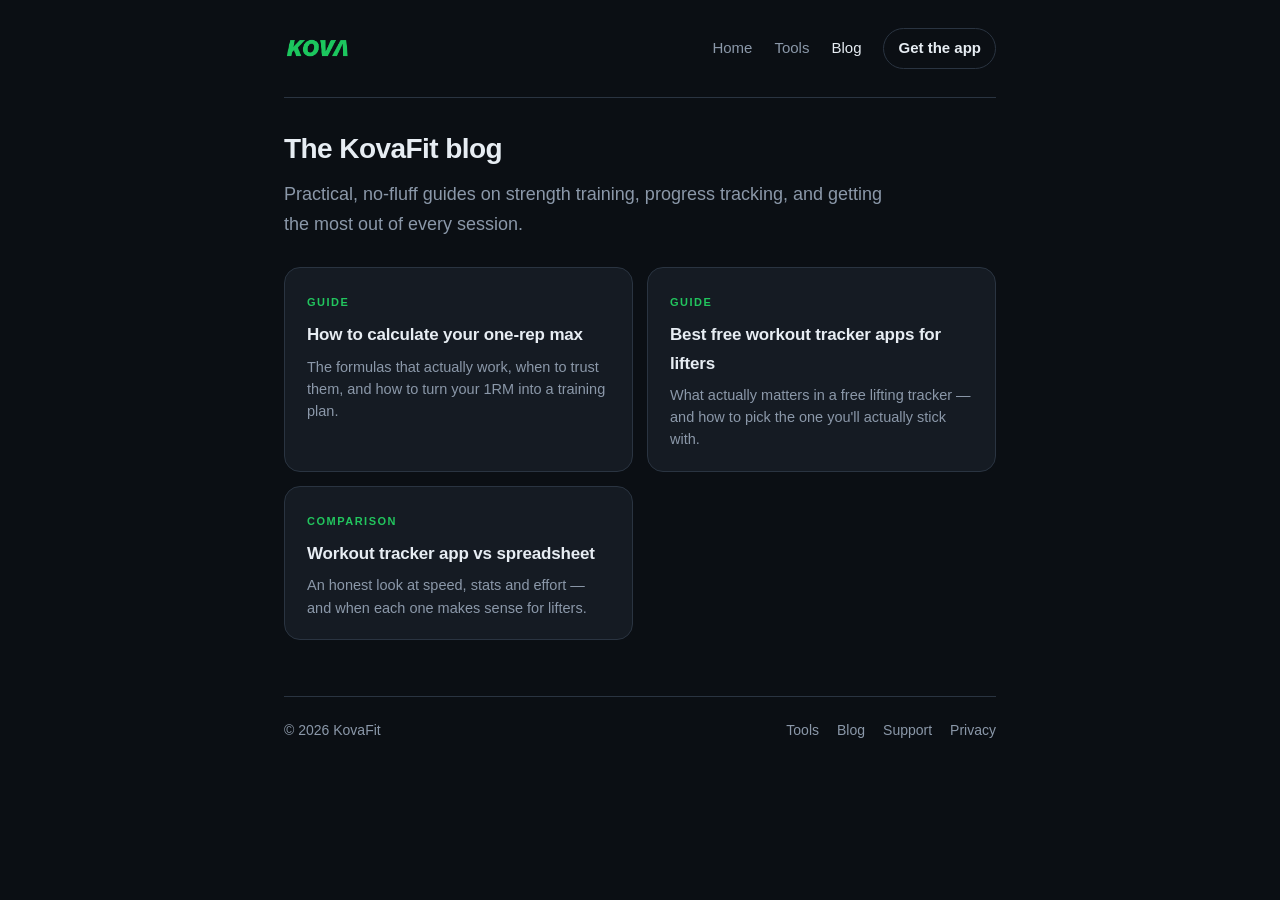
<file: blog/index.html>
<!doctype html>
<html lang="en">
  <head>
    <meta charset="utf-8" />
    <meta name="viewport" content="width=device-width, initial-scale=1" />
    <title>The KovaFit Blog — Lifting, Progress &amp; Training Tips</title>
    <meta name="description" content="Practical strength-training guides from KovaFit — how to calculate your one-rep max, track personal records, and make measurable progress in the gym." />
    <link rel="canonical" href="https://kovafit.ca/blog/" />
    <meta name="theme-color" content="#0b0b0f" />
    <meta name="robots" content="index, follow, max-image-preview:large" />
    <link rel="icon" href="/assets/favicon.ico" sizes="any" />
    <link rel="icon" type="image/png" href="/assets/favicon.png" sizes="96x96" />
    <link rel="apple-touch-icon" href="/assets/apple-touch-icon.png" />
    <meta property="og:site_name" content="KovaFit" />
    <meta property="og:title" content="The KovaFit Blog" />
    <meta property="og:description" content="Practical strength-training guides — one-rep max, personal records, and making measurable progress." />
    <meta property="og:type" content="website" />
    <meta property="og:url" content="https://kovafit.ca/blog/" />
    <link rel="stylesheet" href="/styles.css" />
  </head>
  <body>
    <div class="wrap">
      <nav class="nav">
        <a class="brand" href="/">
          <img src="/assets/kova-logo.png" alt="KovaFit" height="26" />
        </a>
        <div class="nav-links">
          <a href="/">Home</a>
          <a href="/tools/">Tools</a>
          <a href="/blog/" aria-current="page">Blog</a>
          <a class="nav-cta" href="https://apps.apple.com/ca/app/kova-workout-tracker-gym-log/id6780379828">Get the app</a>
        </div>
      </nav>

      <header class="doc-header">
        <h1>The KovaFit blog</h1>
      </header>
      <p class="lead">
        Practical, no-fluff guides on strength training, progress tracking, and
        getting the most out of every session.
      </p>

      <div class="link-grid">
        <a class="link-card" href="/blog/how-to-calculate-one-rep-max/">
          <span class="tag">Guide</span>
          <h3>How to calculate your one-rep max</h3>
          <p>The formulas that actually work, when to trust them, and how to turn your 1RM into a training plan.</p>
        </a>
        <a class="link-card" href="/blog/best-free-workout-tracker-apps/">
          <span class="tag">Guide</span>
          <h3>Best free workout tracker apps for lifters</h3>
          <p>What actually matters in a free lifting tracker — and how to pick the one you'll actually stick with.</p>
        </a>
        <a class="link-card" href="/blog/workout-tracker-vs-spreadsheet/">
          <span class="tag">Comparison</span>
          <h3>Workout tracker app vs spreadsheet</h3>
          <p>An honest look at speed, stats and effort — and when each one makes sense for lifters.</p>
        </a>
      </div>

      <footer class="site">
        <div>© 2026 KovaFit</div>
        <div class="links">
          <a href="/tools/">Tools</a>
          <a href="/blog/">Blog</a>
          <a href="/support/">Support</a>
          <a href="/privacy/">Privacy</a>
        </div>
      </footer>
    </div>
  </body>
</html>
</file>
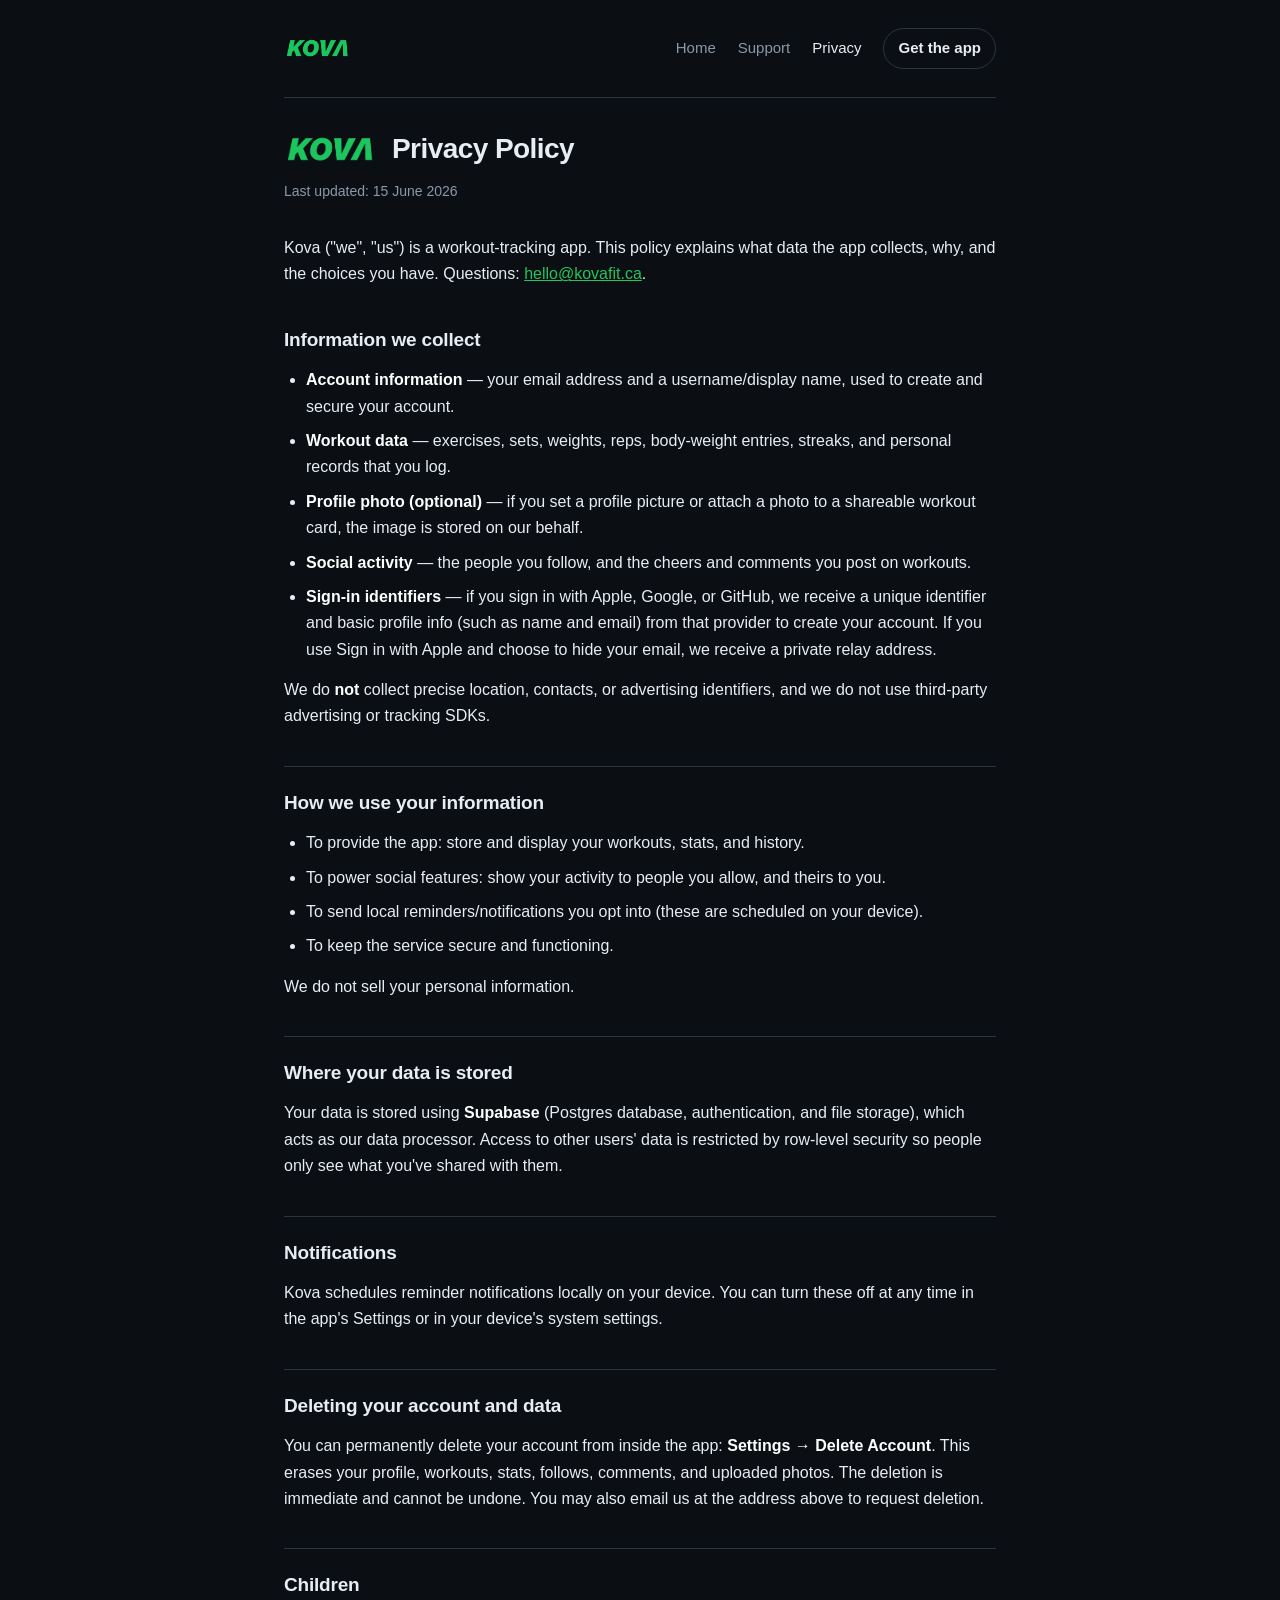
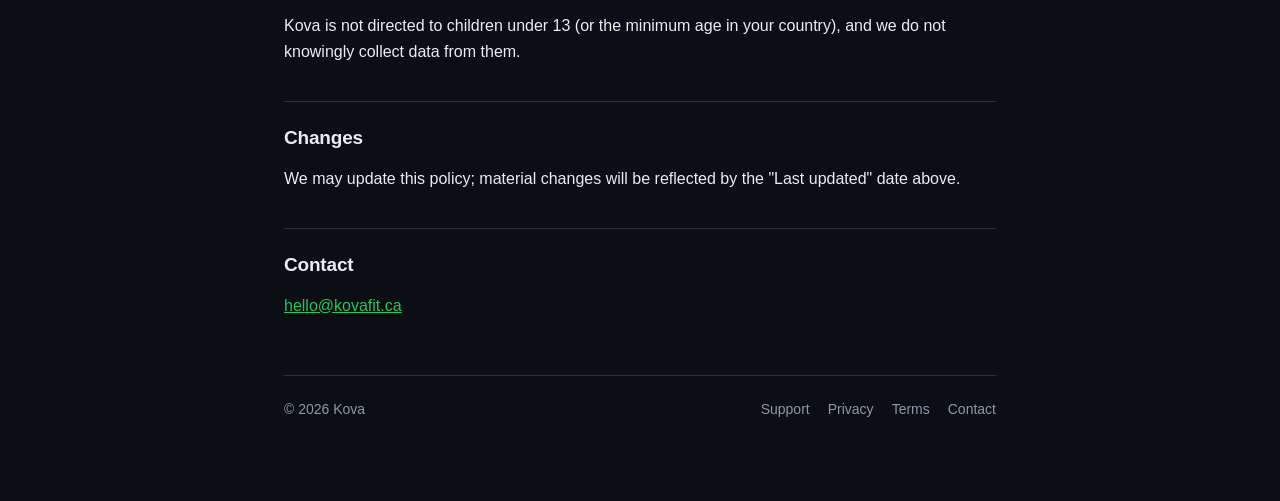
<file: privacy/index.html>
<!doctype html>
<html lang="en">
  <head>
    <meta charset="utf-8" />
    <meta name="viewport" content="width=device-width, initial-scale=1" />
    <title>Privacy Policy | KovaFit Workout Tracker</title>
    <meta name="description" content="How KovaFit collects, uses, and protects your data in the KovaFit workout-tracking app for lifters." />
    <link rel="canonical" href="https://kovafit.ca/privacy/" />
    <meta name="theme-color" content="#0b0b0f" />
    <meta name="robots" content="index, follow" />
    <link rel="icon" href="/assets/favicon.ico" sizes="any" />
    <link rel="icon" type="image/png" href="/assets/favicon.png" sizes="96x96" />
    <link rel="apple-touch-icon" href="/assets/apple-touch-icon.png" />
    <meta property="og:site_name" content="KovaFit" />
    <meta property="og:title" content="Privacy Policy | KovaFit" />
    <meta property="og:description" content="How KovaFit collects, uses, and protects your data." />
    <meta property="og:type" content="website" />
    <meta property="og:url" content="https://kovafit.ca/privacy/" />
    <link rel="stylesheet" href="/styles.css" />
  </head>
  <body>
    <div class="wrap">
      <nav class="nav">
        <a class="brand" href="/">
          <img src="/assets/kova-logo.png" alt="Kova" height="26" />
        </a>
        <div class="nav-links">
          <a href="/">Home</a>
          <a href="/support/">Support</a>
          <a href="/privacy/" aria-current="page">Privacy</a>
          <a class="nav-cta" href="https://apps.apple.com/ca/app/kova-workout-tracker-gym-log/id6780379828">Get the app</a>
        </div>
      </nav>

      <header class="doc-header">
        <img src="/assets/kova-logo.png" alt="Kova" height="36" />
        <h1>Privacy Policy</h1>
      </header>
      <p class="updated">Last updated: 15 June 2026</p>

      <p>
        Kova ("we", "us") is a workout-tracking app. This policy explains what
        data the app collects, why, and the choices you have. Questions:
        <a href="mailto:hello@kovafit.ca">hello@kovafit.ca</a>.
      </p>

      <h2>Information we collect</h2>
      <ul>
        <li>
          <strong>Account information</strong> — your email address and a
          username/display name, used to create and secure your account.
        </li>
        <li>
          <strong>Workout data</strong> — exercises, sets, weights, reps,
          body-weight entries, streaks, and personal records that you log.
        </li>
        <li>
          <strong>Profile photo (optional)</strong> — if you set a profile
          picture or attach a photo to a shareable workout card, the image is
          stored on our behalf.
        </li>
        <li>
          <strong>Social activity</strong> — the people you follow, and the
          cheers and comments you post on workouts.
        </li>
        <li>
          <strong>Sign-in identifiers</strong> — if you sign in with Apple,
          Google, or GitHub, we receive a unique identifier and basic profile
          info (such as name and email) from that provider to create your
          account. If you use Sign in with Apple and choose to hide your email,
          we receive a private relay address.
        </li>
      </ul>
      <p>
        We do <strong>not</strong> collect precise location, contacts, or
        advertising identifiers, and we do not use third-party advertising or
        tracking SDKs.
      </p>

      <h2>How we use your information</h2>
      <ul>
        <li>To provide the app: store and display your workouts, stats, and history.</li>
        <li>
          To power social features: show your activity to people you allow, and
          theirs to you.
        </li>
        <li>
          To send local reminders/notifications you opt into (these are
          scheduled on your device).
        </li>
        <li>To keep the service secure and functioning.</li>
      </ul>
      <p>We do not sell your personal information.</p>

      <h2>Where your data is stored</h2>
      <p>
        Your data is stored using <strong>Supabase</strong> (Postgres database,
        authentication, and file storage), which acts as our data processor.
        Access to other users' data is restricted by row-level security so
        people only see what you've shared with them.
      </p>

      <h2>Notifications</h2>
      <p>
        Kova schedules reminder notifications locally on your device. You can
        turn these off at any time in the app's Settings or in your device's
        system settings.
      </p>

      <h2>Deleting your account and data</h2>
      <p>
        You can permanently delete your account from inside the app:
        <strong>Settings → Delete Account</strong>. This erases your profile,
        workouts, stats, follows, comments, and uploaded photos. The deletion is
        immediate and cannot be undone. You may also email us at the address
        above to request deletion.
      </p>

      <h2>Children</h2>
      <p>
        Kova is not directed to children under 13 (or the minimum age in your
        country), and we do not knowingly collect data from them.
      </p>

      <h2>Changes</h2>
      <p>
        We may update this policy; material changes will be reflected by the
        "Last updated" date above.
      </p>

      <h2>Contact</h2>
      <p><a href="mailto:hello@kovafit.ca">hello@kovafit.ca</a></p>

      <footer class="site">
        <div>© 2026 Kova</div>
        <div class="links">
          <a href="/support/">Support</a>
          <a href="/privacy/">Privacy</a>
          <a href="/terms/">Terms</a>
          <a href="mailto:hello@kovafit.ca">Contact</a>
        </div>
      </footer>
    </div>
  </body>
</html>
</file>
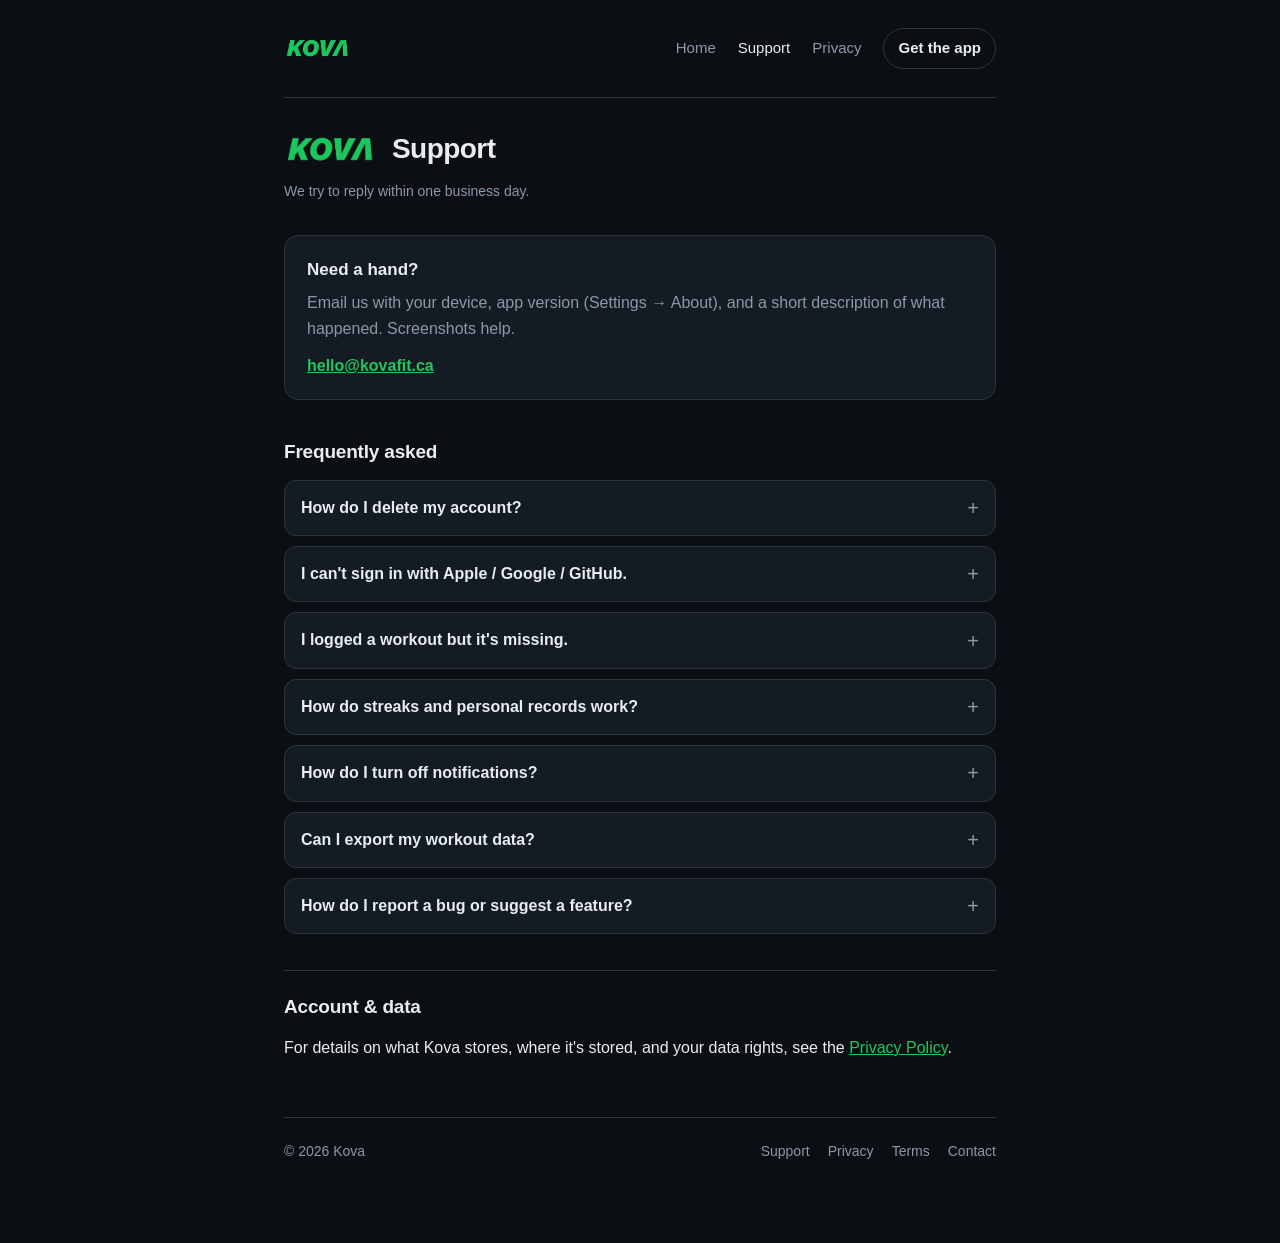
<file: support/index.html>
<!doctype html>
<html lang="en">
  <head>
    <meta charset="utf-8" />
    <meta name="viewport" content="width=device-width, initial-scale=1" />
    <title>Support &amp; Help | KovaFit Workout Tracker</title>
    <meta name="description" content="Get help with KovaFit — frequently asked questions, account help, and how to contact the team behind the workout tracker for lifters." />
    <link rel="canonical" href="https://kovafit.ca/support/" />
    <meta name="theme-color" content="#0b0b0f" />
    <meta name="robots" content="index, follow" />
    <link rel="icon" href="/assets/favicon.ico" sizes="any" />
    <link rel="icon" type="image/png" href="/assets/favicon.png" sizes="96x96" />
    <link rel="apple-touch-icon" href="/assets/apple-touch-icon.png" />
    <meta property="og:site_name" content="KovaFit" />
    <meta property="og:title" content="Support &amp; Help | KovaFit" />
    <meta property="og:description" content="FAQs, account help, and how to contact the KovaFit team." />
    <meta property="og:type" content="website" />
    <meta property="og:url" content="https://kovafit.ca/support/" />
    <script type="application/ld+json">
      {
        "@context": "https://schema.org",
        "@type": "FAQPage",
        "mainEntity": [
          {
            "@type": "Question",
            "name": "How do I delete my KovaFit account?",
            "acceptedAnswer": {
              "@type": "Answer",
              "text": "In the app, go to Settings → Delete Account. This permanently erases your profile, workouts, stats, follows, comments, and uploaded photos. The deletion is immediate and cannot be undone. If you can't sign in, email hello@kovafit.ca from the address on your account and we'll delete it for you."
            }
          },
          {
            "@type": "Question",
            "name": "I can't sign in with Apple, Google, or GitHub. What should I do?",
            "acceptedAnswer": {
              "@type": "Answer",
              "text": "Most sign-in issues clear up after a force-quit and reopen. If it still fails, check your device's date and time are set automatically, make sure any Sign in with Apple relay address is still active, and email us with the provider you used and the time of the attempt."
            }
          },
          {
            "@type": "Question",
            "name": "I logged a workout but it's missing. How do I get it back?",
            "acceptedAnswer": {
              "@type": "Answer",
              "text": "Pull to refresh on the History tab. If it doesn't reappear, the session likely failed to sync before you closed the app. Send us the date and exercise name and we can check the server-side logs."
            }
          },
          {
            "@type": "Question",
            "name": "How do streaks and personal records work in KovaFit?",
            "acceptedAnswer": {
              "@type": "Answer",
              "text": "A streak counts consecutive days with at least one logged set. Personal records are tracked per exercise — heaviest weight at each rep count, and estimated one-rep-max. New PRs are flagged the moment you log a set that beats your previous best."
            }
          },
          {
            "@type": "Question",
            "name": "How do I turn off notifications?",
            "acceptedAnswer": {
              "@type": "Answer",
              "text": "All reminders are scheduled locally on your device. Turn them off in the app's Settings → Notifications, or from your device's system Settings under Notifications → Kova."
            }
          },
          {
            "@type": "Question",
            "name": "Can I export my workout data from KovaFit?",
            "acceptedAnswer": {
              "@type": "Answer",
              "text": "Not yet from inside the app, but if you email us we'll send you a CSV of your full history. Built-in export is on the roadmap."
            }
          },
          {
            "@type": "Question",
            "name": "How do I report a bug or suggest a feature?",
            "acceptedAnswer": {
              "@type": "Answer",
              "text": "Email hello@kovafit.ca with steps to reproduce (for bugs) or the use case (for features). We read every message."
            }
          }
        ]
      }
    </script>
    <link rel="stylesheet" href="/styles.css" />
  </head>
  <body>
    <div class="wrap">
      <nav class="nav">
        <a class="brand" href="/">
          <img src="/assets/kova-logo.png" alt="Kova" height="26" />
        </a>
        <div class="nav-links">
          <a href="/">Home</a>
          <a href="/support/" aria-current="page">Support</a>
          <a href="/privacy/">Privacy</a>
          <a class="nav-cta" href="https://apps.apple.com/ca/app/kova-workout-tracker-gym-log/id6780379828">Get the app</a>
        </div>
      </nav>

      <header class="doc-header">
        <img src="/assets/kova-logo.png" alt="Kova" height="36" />
        <h1>Support</h1>
      </header>
      <p class="updated">We try to reply within one business day.</p>

      <div class="contact-card">
        <h3>Need a hand?</h3>
        <p>
          Email us with your device, app version (Settings → About), and a
          short description of what happened. Screenshots help.
        </p>
        <a class="email" href="mailto:hello@kovafit.ca?subject=Kova%20support">hello@kovafit.ca</a>
      </div>

      <h2>Frequently asked</h2>
      <div class="faq">
        <details>
          <summary>How do I delete my account?</summary>
          <div class="answer">
            <p>
              In the app, go to <strong>Settings → Delete Account</strong>.
              This permanently erases your profile, workouts, stats, follows,
              comments, and uploaded photos. The deletion is immediate and
              cannot be undone.
            </p>
            <p>
              If you can't sign in, email
              <a href="mailto:hello@kovafit.ca">hello@kovafit.ca</a> from the
              address on your account and we'll delete it for you.
            </p>
          </div>
        </details>

        <details>
          <summary>I can't sign in with Apple / Google / GitHub.</summary>
          <div class="answer">
            <p>
              Most sign-in issues clear up after a force-quit and reopen.
              If it still fails:
            </p>
            <ul>
              <li>Check your device's date &amp; time are set automatically.</li>
              <li>If you used Sign in with Apple and chose "Hide my email", make sure that relay address is still active in your Apple ID settings.</li>
              <li>Email us with the provider you used and the time of the attempt.</li>
            </ul>
          </div>
        </details>

        <details>
          <summary>I logged a workout but it's missing.</summary>
          <div class="answer">
            <p>
              Pull to refresh on the History tab — if it doesn't reappear, the
              session likely failed to sync before you closed the app.
              Send us the date and exercise name and we can check the
              server-side logs.
            </p>
          </div>
        </details>

        <details>
          <summary>How do streaks and personal records work?</summary>
          <div class="answer">
            <p>
              A streak counts consecutive days with at least one logged set.
              Personal records are tracked per exercise — heaviest weight at
              each rep count, and estimated one-rep-max. New PRs are flagged
              the moment you log a set that beats your previous best.
            </p>
          </div>
        </details>

        <details>
          <summary>How do I turn off notifications?</summary>
          <div class="answer">
            <p>
              All reminders are scheduled locally on your device. Turn them
              off in the app's <strong>Settings → Notifications</strong>, or
              from your device's system Settings under Notifications → Kova.
            </p>
          </div>
        </details>

        <details>
          <summary>Can I export my workout data?</summary>
          <div class="answer">
            <p>
              Not yet from inside the app — but if you email us we'll send you
              a CSV of your full history. Built-in export is on the roadmap.
            </p>
          </div>
        </details>

        <details>
          <summary>How do I report a bug or suggest a feature?</summary>
          <div class="answer">
            <p>
              Email <a href="mailto:hello@kovafit.ca">hello@kovafit.ca</a> with
              steps to reproduce (for bugs) or the use case (for features).
              We read every message.
            </p>
          </div>
        </details>
      </div>

      <h2>Account &amp; data</h2>
      <p>
        For details on what Kova stores, where it's stored, and your data
        rights, see the <a href="/privacy/">Privacy Policy</a>.
      </p>

      <footer class="site">
        <div>© 2026 Kova</div>
        <div class="links">
          <a href="/support/">Support</a>
          <a href="/privacy/">Privacy</a>
          <a href="/terms/">Terms</a>
          <a href="mailto:hello@kovafit.ca">Contact</a>
        </div>
      </footer>
    </div>
  </body>
</html>
</file>
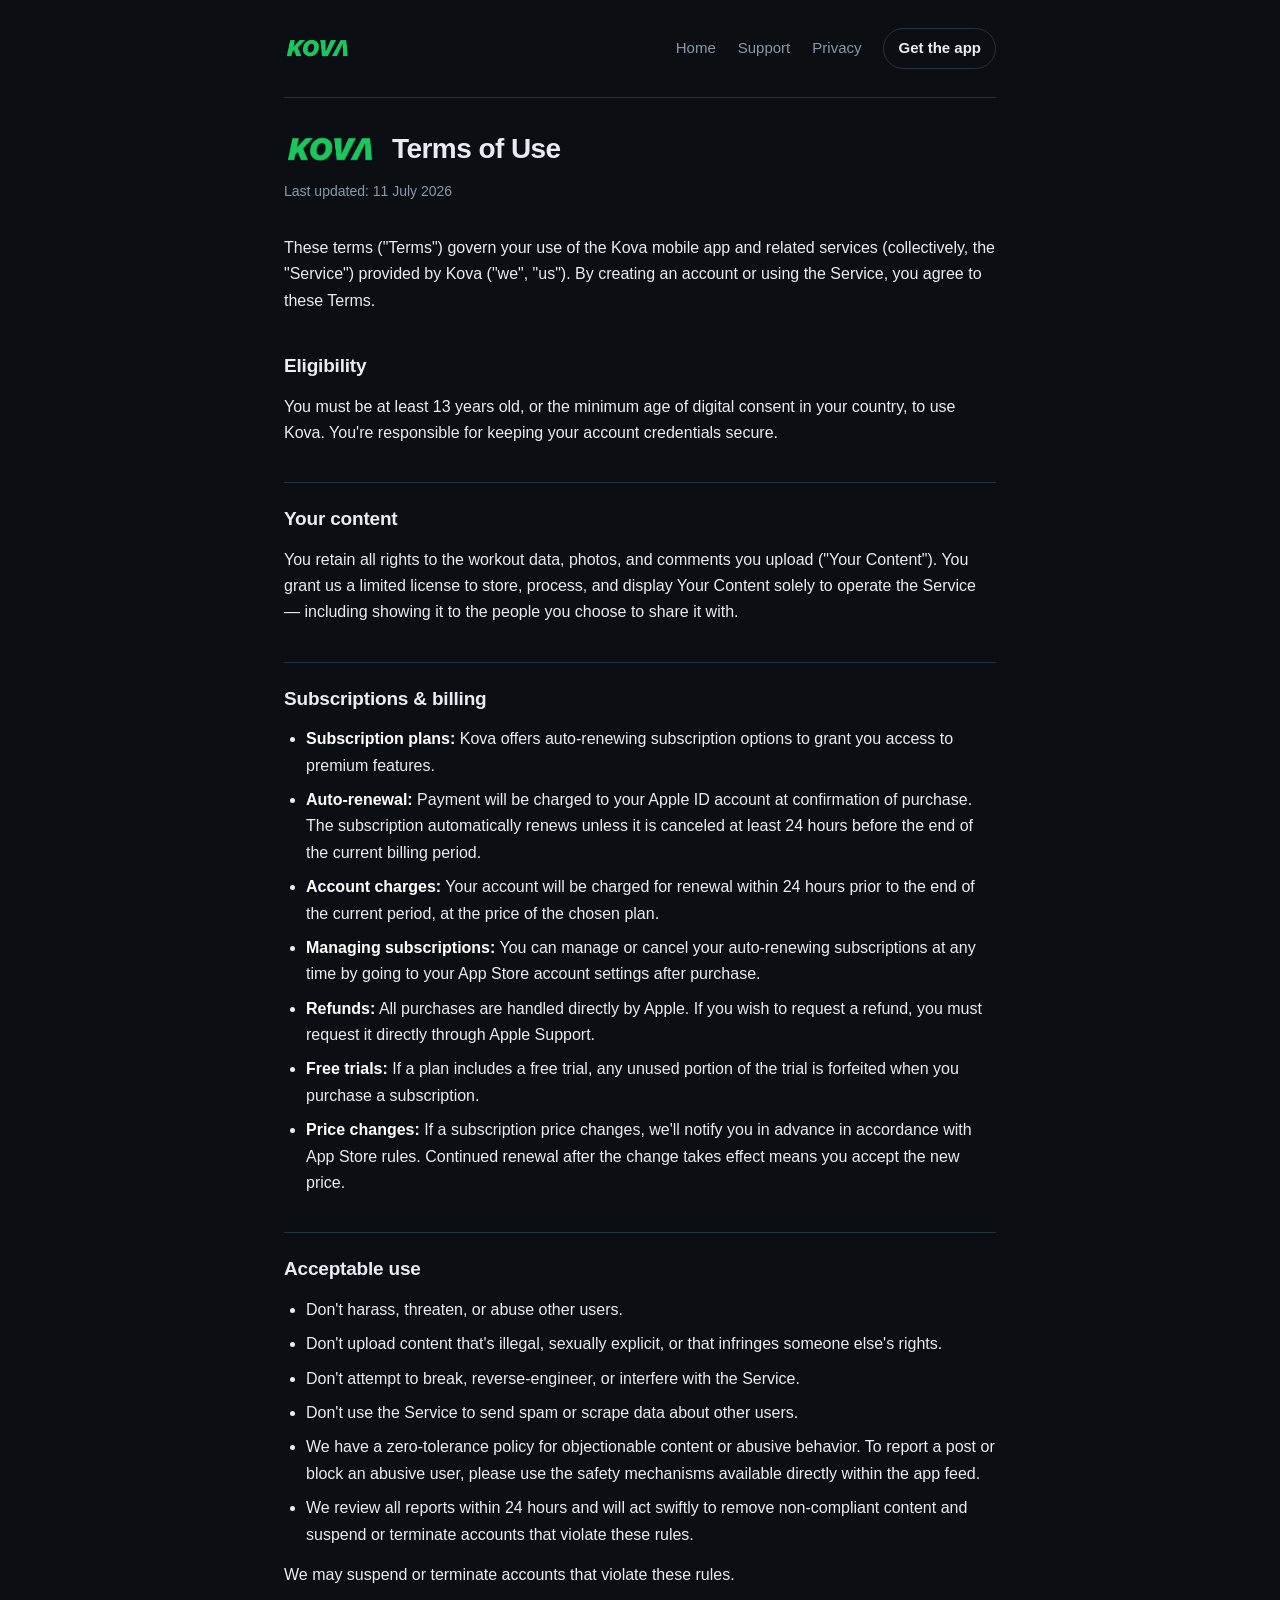
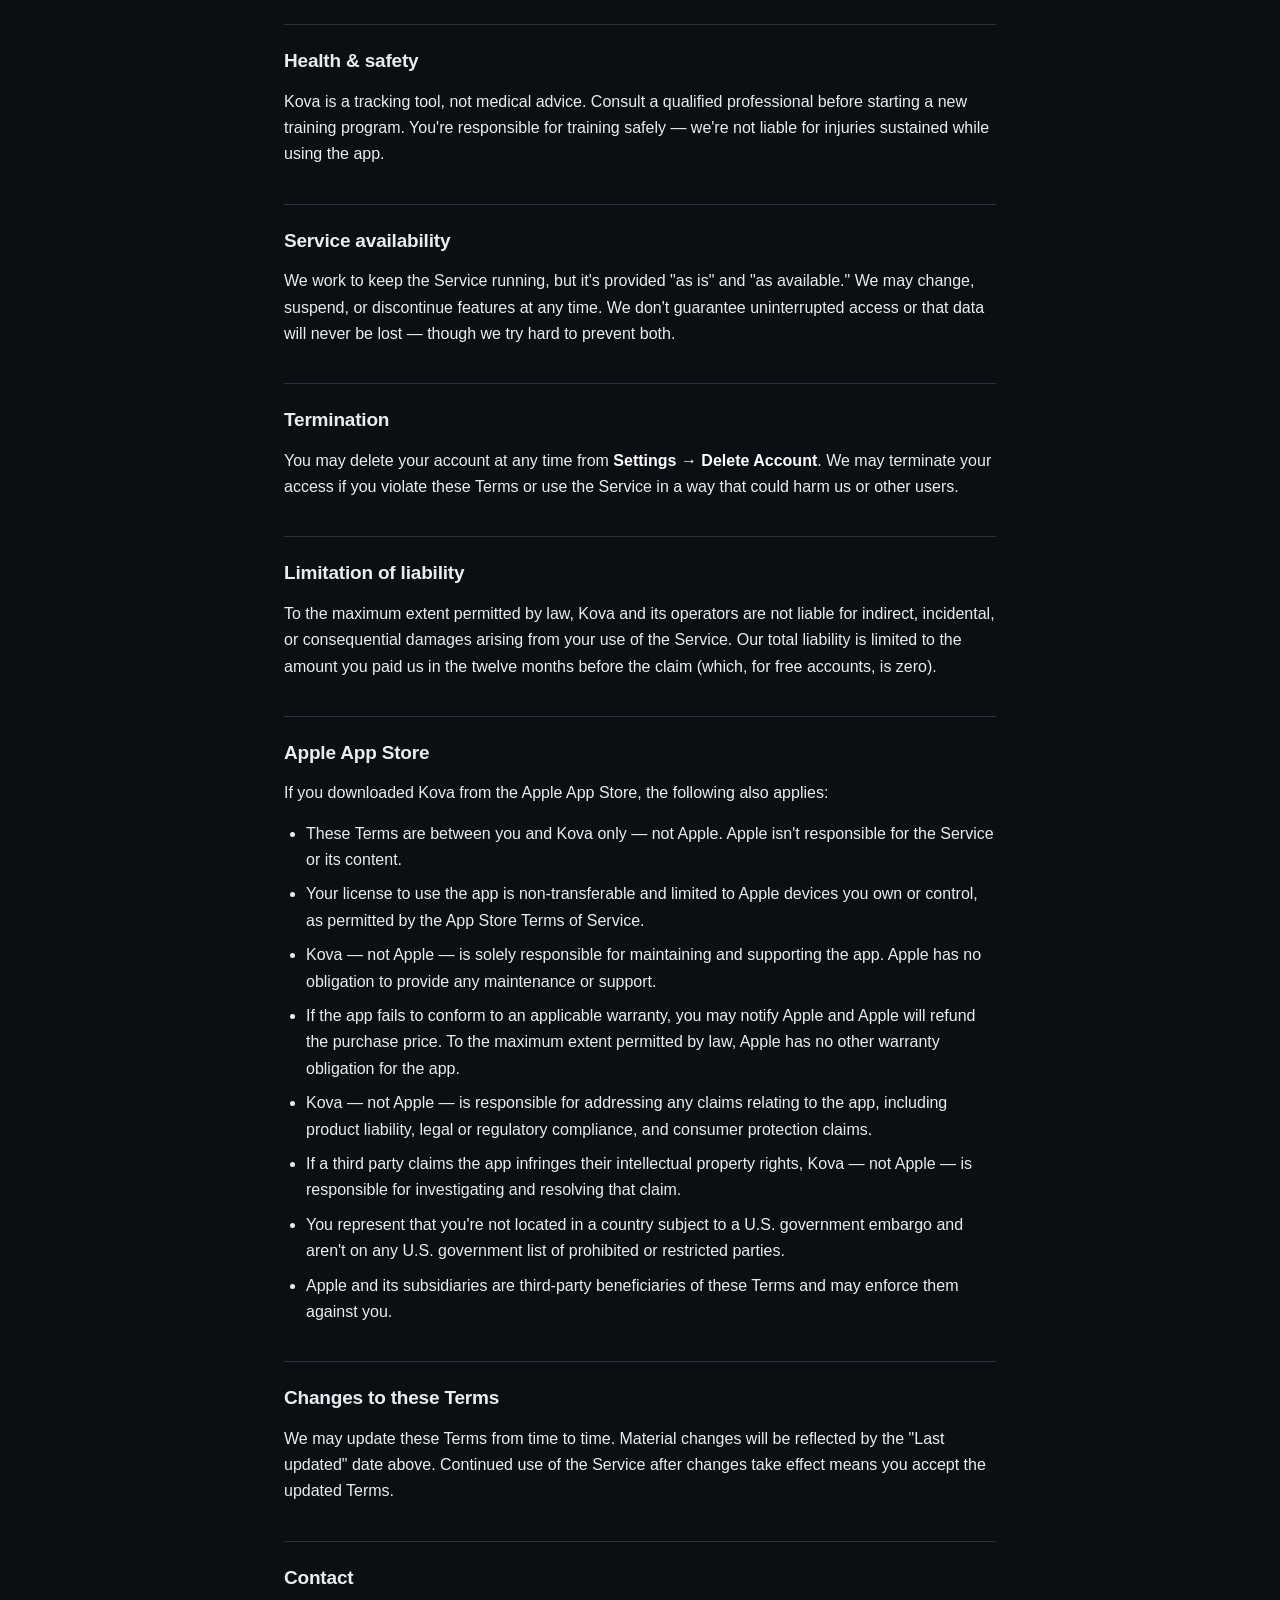
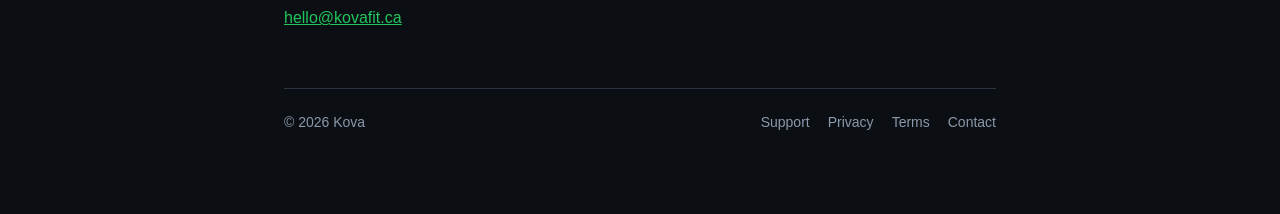
<file: terms/index.html>
<!doctype html>
<html lang="en">
  <head>
    <meta charset="utf-8" />
    <meta name="viewport" content="width=device-width, initial-scale=1" />
    <title>Terms of Use | KovaFit Workout Tracker</title>
    <meta name="description" content="The terms of use governing the KovaFit workout-tracking app for lifters." />
    <link rel="canonical" href="https://kovafit.ca/terms/" />
    <meta name="theme-color" content="#0b0b0f" />
    <meta name="robots" content="index, follow" />
    <link rel="icon" href="/assets/favicon.ico" sizes="any" />
    <link rel="icon" type="image/png" href="/assets/favicon.png" sizes="96x96" />
    <link rel="apple-touch-icon" href="/assets/apple-touch-icon.png" />
    <meta property="og:site_name" content="KovaFit" />
    <meta property="og:title" content="Terms of Use | KovaFit" />
    <meta property="og:description" content="The terms of use for the KovaFit workout-tracking app." />
    <meta property="og:type" content="website" />
    <meta property="og:url" content="https://kovafit.ca/terms/" />
    <link rel="stylesheet" href="/styles.css" />
  </head>
  <body>
    <div class="wrap">
      <nav class="nav">
        <a class="brand" href="/">
          <img src="/assets/kova-logo.png" alt="Kova" height="26" />
        </a>
        <div class="nav-links">
          <a href="/">Home</a>
          <a href="/support/">Support</a>
          <a href="/privacy/">Privacy</a>
          <a class="nav-cta" href="https://apps.apple.com/ca/app/kova-workout-tracker-gym-log/id6780379828">Get the app</a>
        </div>
      </nav>

      <header class="doc-header">
        <img src="/assets/kova-logo.png" alt="Kova" height="36" />
        <h1>Terms of Use</h1>
      </header>
      <p class="updated">Last updated: 11 July 2026</p>

      <p>
        These terms ("Terms") govern your use of the Kova mobile app and
        related services (collectively, the "Service") provided by Kova
        ("we", "us"). By creating an account or using the Service, you agree
        to these Terms.
      </p>

      <h2>Eligibility</h2>
      <p>
        You must be at least 13 years old, or the minimum age of digital
        consent in your country, to use Kova. You're responsible for keeping
        your account credentials secure.
      </p>

      <h2>Your content</h2>
      <p>
        You retain all rights to the workout data, photos, and comments you
        upload ("Your Content"). You grant us a limited license to store,
        process, and display Your Content solely to operate the Service —
        including showing it to the people you choose to share it with.
      </p>

      <h2>Subscriptions &amp; billing</h2>
      <ul>
        <li><strong>Subscription plans:</strong> Kova offers auto-renewing subscription options to grant you access to premium features.</li>
        <li><strong>Auto-renewal:</strong> Payment will be charged to your Apple ID account at confirmation of purchase. The subscription automatically renews unless it is canceled at least 24 hours before the end of the current billing period.</li>
        <li><strong>Account charges:</strong> Your account will be charged for renewal within 24 hours prior to the end of the current period, at the price of the chosen plan.</li>
        <li><strong>Managing subscriptions:</strong> You can manage or cancel your auto-renewing subscriptions at any time by going to your App Store account settings after purchase.</li>
        <li><strong>Refunds:</strong> All purchases are handled directly by Apple. If you wish to request a refund, you must request it directly through Apple Support.</li>
        <li><strong>Free trials:</strong> If a plan includes a free trial, any unused portion of the trial is forfeited when you purchase a subscription.</li>
        <li><strong>Price changes:</strong> If a subscription price changes, we'll notify you in advance in accordance with App Store rules. Continued renewal after the change takes effect means you accept the new price.</li>
      </ul>

      <h2>Acceptable use</h2>
      <ul>
        <li>Don't harass, threaten, or abuse other users.</li>
        <li>Don't upload content that's illegal, sexually explicit, or that infringes someone else's rights.</li>
        <li>Don't attempt to break, reverse-engineer, or interfere with the Service.</li>
        <li>Don't use the Service to send spam or scrape data about other users.</li>
        <li>We have a zero-tolerance policy for objectionable content or abusive behavior. To report a post or block an abusive user, please use the safety mechanisms available directly within the app feed.</li>
        <li>We review all reports within 24 hours and will act swiftly to remove non-compliant content and suspend or terminate accounts that violate these rules.</li>
      </ul>
      <p>
        We may suspend or terminate accounts that violate these rules.
      </p>

      <h2>Health &amp; safety</h2>
      <p>
        Kova is a tracking tool, not medical advice. Consult a qualified
        professional before starting a new training program. You're
        responsible for training safely — we're not liable for injuries
        sustained while using the app.
      </p>

      <h2>Service availability</h2>
      <p>
        We work to keep the Service running, but it's provided "as is" and
        "as available." We may change, suspend, or discontinue features at
        any time. We don't guarantee uninterrupted access or that data will
        never be lost — though we try hard to prevent both.
      </p>

      <h2>Termination</h2>
      <p>
        You may delete your account at any time from
        <strong>Settings → Delete Account</strong>. We may terminate your
        access if you violate these Terms or use the Service in a way that
        could harm us or other users.
      </p>

      <h2>Limitation of liability</h2>
      <p>
        To the maximum extent permitted by law, Kova and its operators are
        not liable for indirect, incidental, or consequential damages arising
        from your use of the Service. Our total liability is limited to the
        amount you paid us in the twelve months before the claim (which, for
        free accounts, is zero).
      </p>

      <h2>Apple App Store</h2>
      <p>
        If you downloaded Kova from the Apple App Store, the following also
        applies:
      </p>
      <ul>
        <li>These Terms are between you and Kova only — not Apple. Apple isn't responsible for the Service or its content.</li>
        <li>Your license to use the app is non-transferable and limited to Apple devices you own or control, as permitted by the App Store Terms of Service.</li>
        <li>Kova — not Apple — is solely responsible for maintaining and supporting the app. Apple has no obligation to provide any maintenance or support.</li>
        <li>If the app fails to conform to an applicable warranty, you may notify Apple and Apple will refund the purchase price. To the maximum extent permitted by law, Apple has no other warranty obligation for the app.</li>
        <li>Kova — not Apple — is responsible for addressing any claims relating to the app, including product liability, legal or regulatory compliance, and consumer protection claims.</li>
        <li>If a third party claims the app infringes their intellectual property rights, Kova — not Apple — is responsible for investigating and resolving that claim.</li>
        <li>You represent that you're not located in a country subject to a U.S. government embargo and aren't on any U.S. government list of prohibited or restricted parties.</li>
        <li>Apple and its subsidiaries are third-party beneficiaries of these Terms and may enforce them against you.</li>
      </ul>

      <h2>Changes to these Terms</h2>
      <p>
        We may update these Terms from time to time. Material changes will
        be reflected by the "Last updated" date above. Continued use of the
        Service after changes take effect means you accept the updated Terms.
      </p>

      <h2>Contact</h2>
      <p><a href="mailto:hello@kovafit.ca">hello@kovafit.ca</a></p>

      <footer class="site">
        <div>© 2026 Kova</div>
        <div class="links">
          <a href="/support/">Support</a>
          <a href="/privacy/">Privacy</a>
          <a href="/terms/">Terms</a>
          <a href="mailto:hello@kovafit.ca">Contact</a>
        </div>
      </footer>
    </div>
  </body>
</html>
</file>
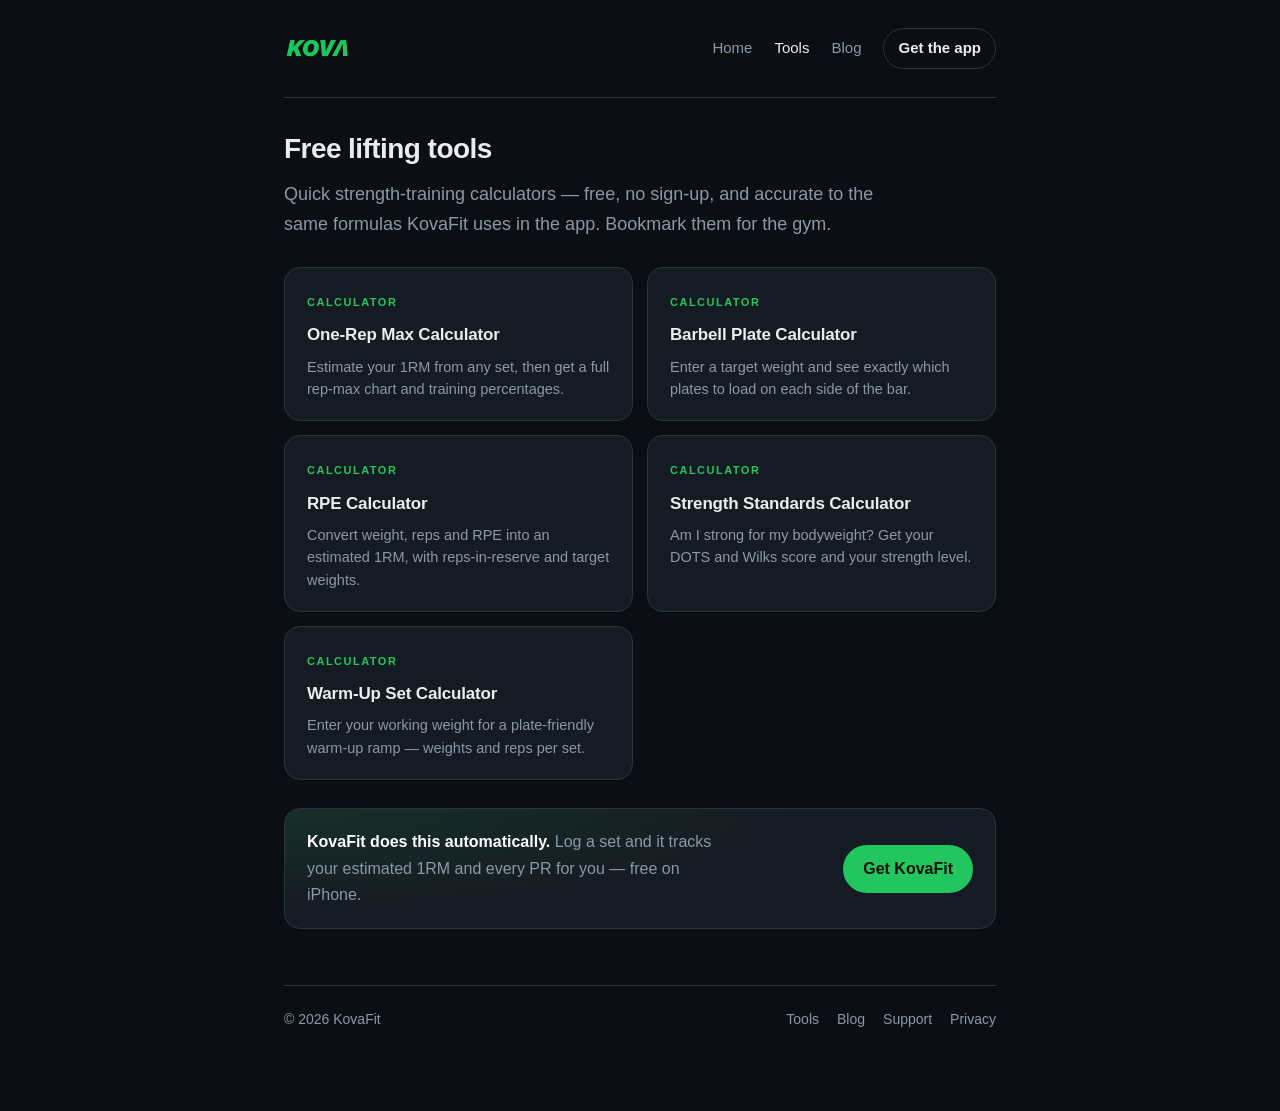
<file: tools/index.html>
<!doctype html>
<html lang="en">
  <head>
    <meta charset="utf-8" />
    <meta name="viewport" content="width=device-width, initial-scale=1" />
    <title>Free Lifting Tools &amp; Calculators | KovaFit</title>
    <meta name="description" content="Free strength-training calculators from KovaFit — estimate your one-rep max, build a rep-max chart, and work out which plates to load on the bar." />
    <link rel="canonical" href="https://kovafit.ca/tools/" />
    <meta name="theme-color" content="#0b0b0f" />
    <meta name="robots" content="index, follow, max-image-preview:large" />
    <link rel="icon" href="/assets/favicon.ico" sizes="any" />
    <link rel="icon" type="image/png" href="/assets/favicon.png" sizes="96x96" />
    <link rel="apple-touch-icon" href="/assets/apple-touch-icon.png" />
    <meta property="og:site_name" content="KovaFit" />
    <meta property="og:title" content="Free Lifting Tools &amp; Calculators | KovaFit" />
    <meta property="og:description" content="Estimate your one-rep max, build a rep-max chart, and work out which plates to load on the bar." />
    <meta property="og:type" content="website" />
    <meta property="og:url" content="https://kovafit.ca/tools/" />
    <link rel="stylesheet" href="/styles.css" />
  </head>
  <body>
    <div class="wrap">
      <nav class="nav">
        <a class="brand" href="/">
          <img src="/assets/kova-logo.png" alt="KovaFit" height="26" />
        </a>
        <div class="nav-links">
          <a href="/">Home</a>
          <a href="/tools/" aria-current="page">Tools</a>
          <a href="/blog/">Blog</a>
          <a class="nav-cta" href="https://apps.apple.com/ca/app/kova-workout-tracker-gym-log/id6780379828">Get the app</a>
        </div>
      </nav>

      <header class="doc-header">
        <h1>Free lifting tools</h1>
      </header>
      <p class="lead">
        Quick strength-training calculators — free, no sign-up, and accurate to
        the same formulas KovaFit uses in the app. Bookmark them for the gym.
      </p>

      <div class="link-grid">
        <a class="link-card" href="/tools/one-rep-max-calculator/">
          <span class="tag">Calculator</span>
          <h3>One-Rep Max Calculator</h3>
          <p>Estimate your 1RM from any set, then get a full rep-max chart and training percentages.</p>
        </a>
        <a class="link-card" href="/tools/plate-calculator/">
          <span class="tag">Calculator</span>
          <h3>Barbell Plate Calculator</h3>
          <p>Enter a target weight and see exactly which plates to load on each side of the bar.</p>
        </a>
        <a class="link-card" href="/tools/rpe-calculator/">
          <span class="tag">Calculator</span>
          <h3>RPE Calculator</h3>
          <p>Convert weight, reps and RPE into an estimated 1RM, with reps-in-reserve and target weights.</p>
        </a>
        <a class="link-card" href="/tools/strength-standards-calculator/">
          <span class="tag">Calculator</span>
          <h3>Strength Standards Calculator</h3>
          <p>Am I strong for my bodyweight? Get your DOTS and Wilks score and your strength level.</p>
        </a>
        <a class="link-card" href="/tools/warmup-set-calculator/">
          <span class="tag">Calculator</span>
          <h3>Warm-Up Set Calculator</h3>
          <p>Enter your working weight for a plate-friendly warm-up ramp — weights and reps per set.</p>
        </a>
      </div>

      <div class="tool-cta">
        <p><strong>KovaFit does this automatically.</strong> Log a set and it tracks your estimated 1RM and every PR for you — free on iPhone.</p>
        <a class="btn" href="https://apps.apple.com/ca/app/kova-workout-tracker-gym-log/id6780379828">Get KovaFit</a>
      </div>

      <footer class="site">
        <div>© 2026 KovaFit</div>
        <div class="links">
          <a href="/tools/">Tools</a>
          <a href="/blog/">Blog</a>
          <a href="/support/">Support</a>
          <a href="/privacy/">Privacy</a>
        </div>
      </footer>
    </div>
  </body>
</html>
</file>
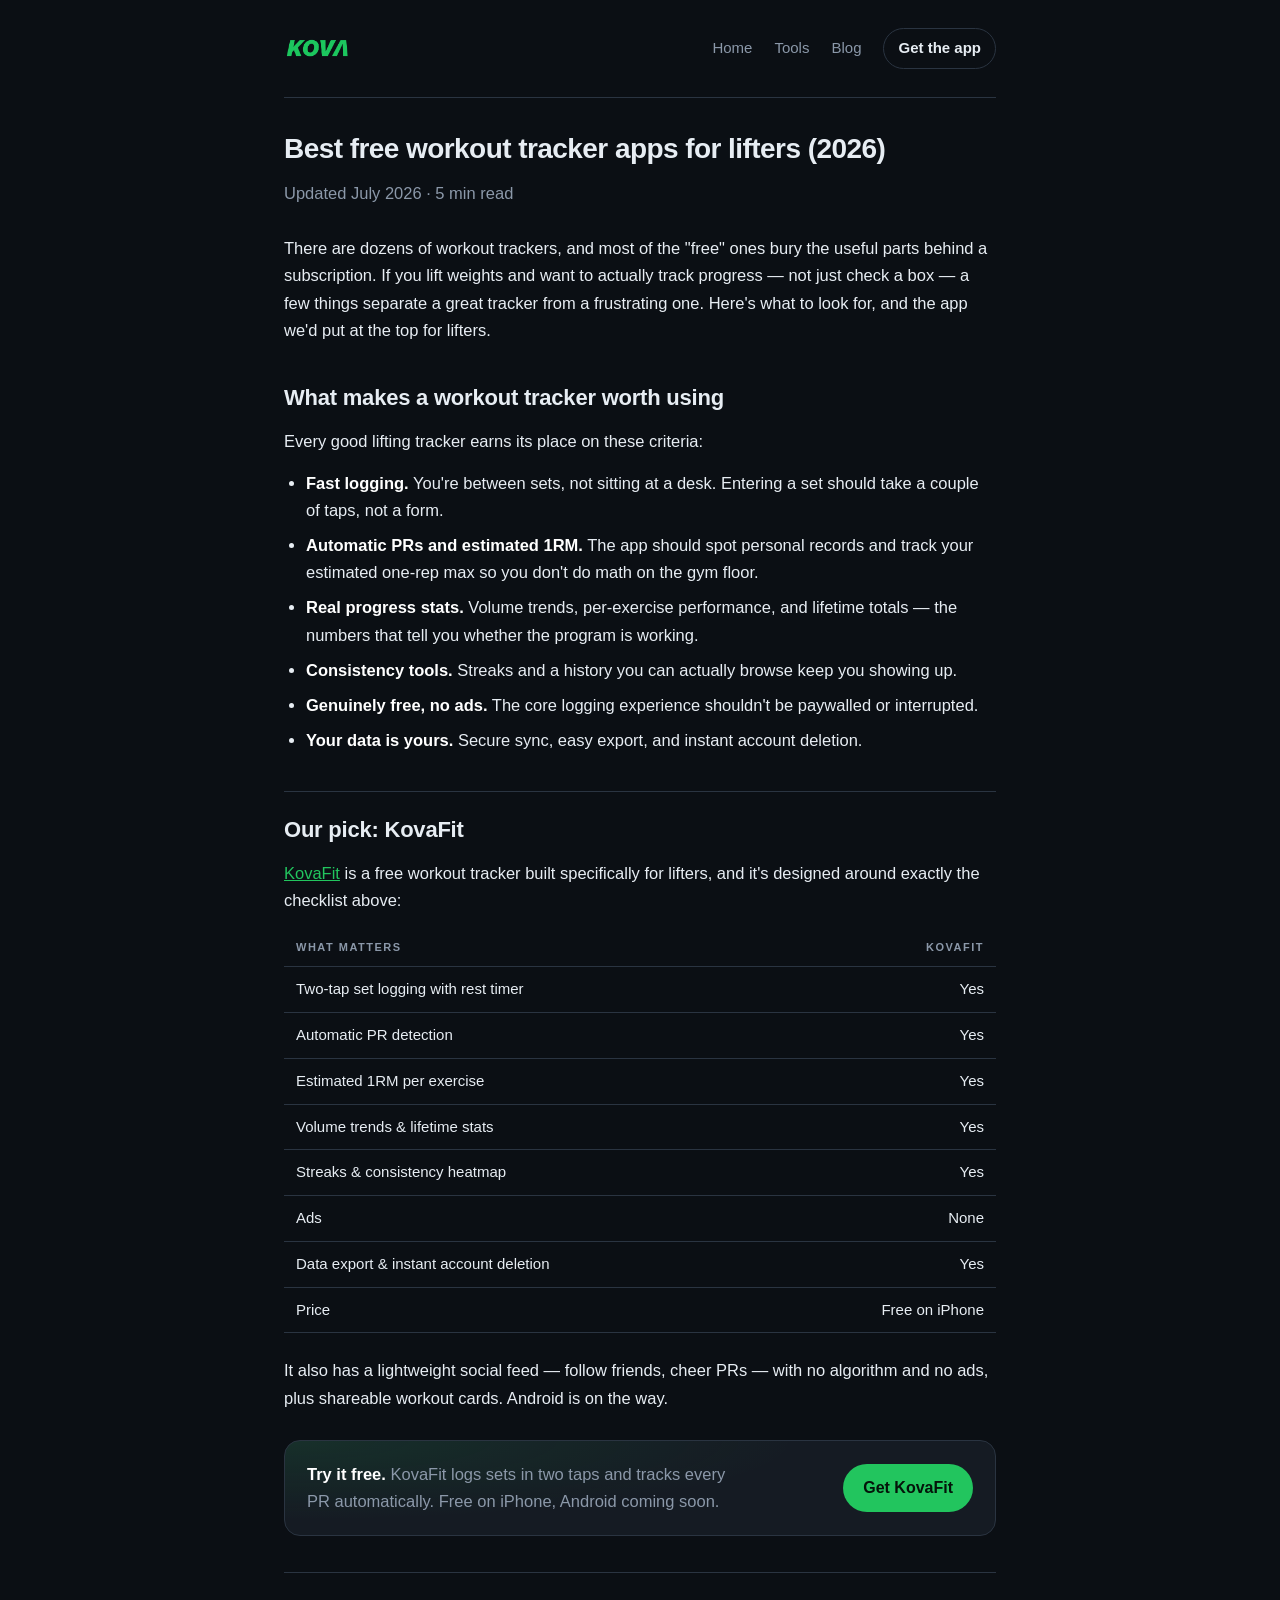
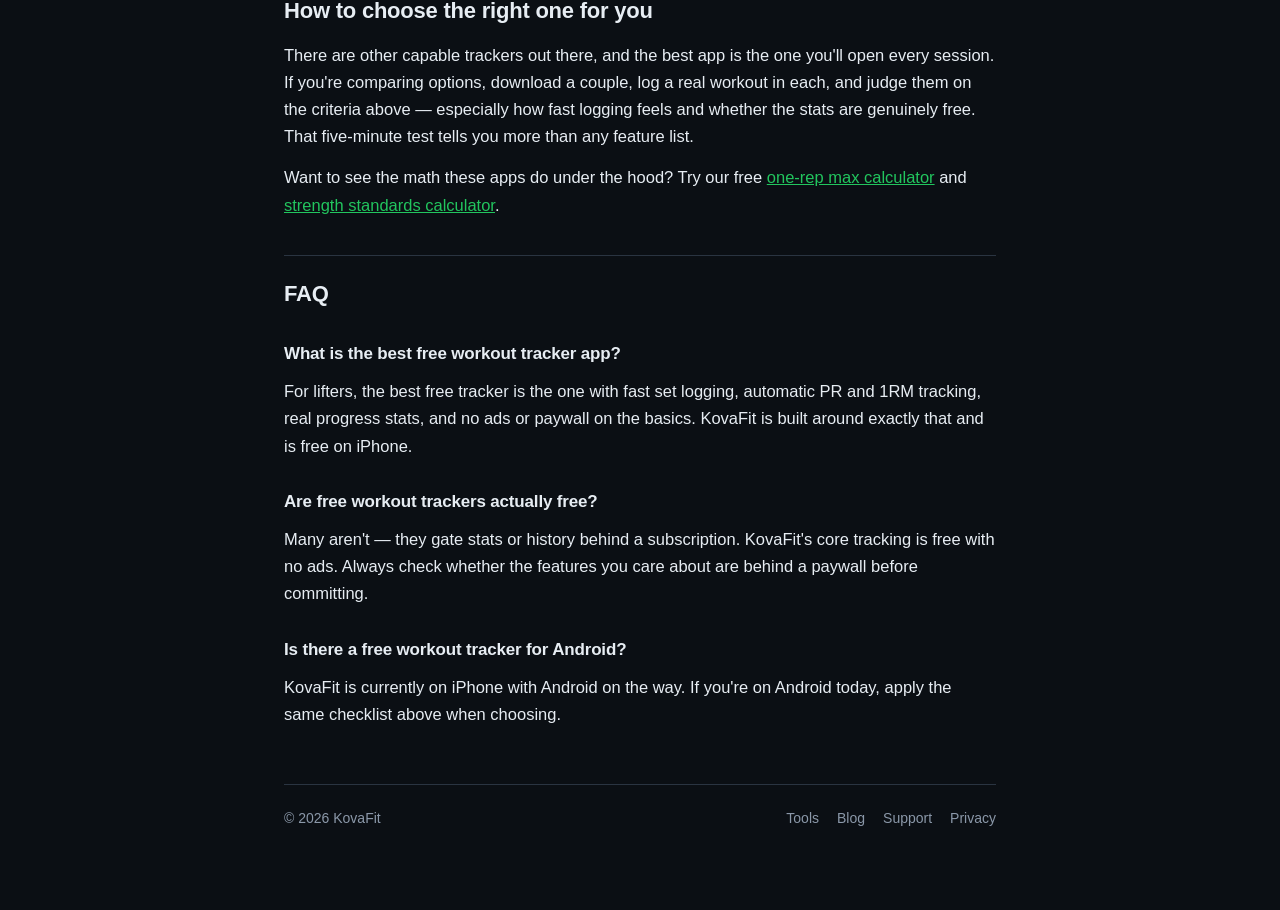
<file: blog/best-free-workout-tracker-apps/index.html>
<!doctype html>
<html lang="en">
  <head>
    <meta charset="utf-8" />
    <meta name="viewport" content="width=device-width, initial-scale=1" />
    <title>Best Free Workout Tracker Apps for Lifters (2026) | KovaFit</title>
    <meta name="description" content="Looking for the best free workout tracker app? Here's what actually matters in a lifting tracker — fast logging, automatic PRs, real stats, no ads — and how to choose one." />
    <link rel="canonical" href="https://kovafit.ca/blog/best-free-workout-tracker-apps/" />
    <meta name="theme-color" content="#0b0b0f" />
    <meta name="robots" content="index, follow, max-image-preview:large" />
    <link rel="icon" href="/assets/favicon.ico" sizes="any" />
    <link rel="icon" type="image/png" href="/assets/favicon.png" sizes="96x96" />
    <link rel="apple-touch-icon" href="/assets/apple-touch-icon.png" />
    <meta property="og:site_name" content="KovaFit" />
    <meta property="og:title" content="Best Free Workout Tracker Apps for Lifters (2026)" />
    <meta property="og:description" content="What actually matters in a free lifting tracker — fast logging, automatic PRs, real stats, no ads — and how to choose." />
    <meta property="og:type" content="article" />
    <meta property="og:url" content="https://kovafit.ca/blog/best-free-workout-tracker-apps/" />
    <meta property="article:published_time" content="2026-07-21" />
    <script type="application/ld+json">
      {
        "@context": "https://schema.org",
        "@graph": [
          {
            "@type": "BreadcrumbList",
            "itemListElement": [
              { "@type": "ListItem", "position": 1, "name": "Home", "item": "https://kovafit.ca/" },
              { "@type": "ListItem", "position": 2, "name": "Blog", "item": "https://kovafit.ca/blog/" },
              { "@type": "ListItem", "position": 3, "name": "Best free workout tracker apps", "item": "https://kovafit.ca/blog/best-free-workout-tracker-apps/" }
            ]
          },
          {
            "@type": "Article",
            "headline": "Best Free Workout Tracker Apps for Lifters (2026)",
            "description": "What actually matters in a free lifting tracker, and how to choose one.",
            "datePublished": "2026-07-21",
            "dateModified": "2026-07-21",
            "author": { "@type": "Organization", "name": "KovaFit" },
            "publisher": {
              "@type": "Organization",
              "name": "KovaFit",
              "logo": { "@type": "ImageObject", "url": "https://kovafit.ca/assets/kova-logo.png" }
            },
            "mainEntityOfPage": "https://kovafit.ca/blog/best-free-workout-tracker-apps/",
            "image": "https://kovafit.ca/assets/hero-phones.png"
          }
        ]
      }
    </script>
    <link rel="stylesheet" href="/styles.css" />
  </head>
  <body>
    <div class="wrap">
      <nav class="nav">
        <a class="brand" href="/">
          <img src="/assets/kova-logo.png" alt="KovaFit" height="26" />
        </a>
        <div class="nav-links">
          <a href="/">Home</a>
          <a href="/tools/">Tools</a>
          <a href="/blog/">Blog</a>
          <a class="nav-cta" href="https://apps.apple.com/ca/app/kova-workout-tracker-gym-log/id6780379828">Get the app</a>
        </div>
      </nav>

      <article class="post">
        <header class="doc-header">
          <h1>Best free workout tracker apps for lifters (2026)</h1>
        </header>
        <p class="post-meta">Updated July 2026 · 5 min read</p>

        <p>
          There are dozens of workout trackers, and most of the "free" ones
          bury the useful parts behind a subscription. If you lift weights and
          want to actually track progress — not just check a box — a few things
          separate a great tracker from a frustrating one. Here's what to look
          for, and the app we'd put at the top for lifters.
        </p>

        <h2>What makes a workout tracker worth using</h2>
        <p>
          Every good lifting tracker earns its place on these criteria:
        </p>
        <ul>
          <li><strong>Fast logging.</strong> You're between sets, not sitting at a desk. Entering a set should take a couple of taps, not a form.</li>
          <li><strong>Automatic PRs and estimated 1RM.</strong> The app should spot personal records and track your estimated one-rep max so you don't do math on the gym floor.</li>
          <li><strong>Real progress stats.</strong> Volume trends, per-exercise performance, and lifetime totals — the numbers that tell you whether the program is working.</li>
          <li><strong>Consistency tools.</strong> Streaks and a history you can actually browse keep you showing up.</li>
          <li><strong>Genuinely free, no ads.</strong> The core logging experience shouldn't be paywalled or interrupted.</li>
          <li><strong>Your data is yours.</strong> Secure sync, easy export, and instant account deletion.</li>
        </ul>

        <h2>Our pick: KovaFit</h2>
        <p>
          <a href="/">KovaFit</a> is a free workout tracker built specifically
          for lifters, and it's designed around exactly the checklist above:
        </p>
        <table class="data-table">
          <thead><tr><th>What matters</th><th>KovaFit</th></tr></thead>
          <tbody>
            <tr><td>Two-tap set logging with rest timer</td><td>Yes</td></tr>
            <tr><td>Automatic PR detection</td><td>Yes</td></tr>
            <tr><td>Estimated 1RM per exercise</td><td>Yes</td></tr>
            <tr><td>Volume trends &amp; lifetime stats</td><td>Yes</td></tr>
            <tr><td>Streaks &amp; consistency heatmap</td><td>Yes</td></tr>
            <tr><td>Ads</td><td>None</td></tr>
            <tr><td>Data export &amp; instant account deletion</td><td>Yes</td></tr>
            <tr><td>Price</td><td>Free on iPhone</td></tr>
          </tbody>
        </table>
        <p>
          It also has a lightweight social feed — follow friends, cheer PRs — with
          no algorithm and no ads, plus shareable workout cards. Android is on the
          way.
        </p>

        <div class="tool-cta">
          <p><strong>Try it free.</strong> KovaFit logs sets in two taps and tracks every PR automatically. Free on iPhone, Android coming soon.</p>
          <a class="btn" href="https://apps.apple.com/ca/app/kova-workout-tracker-gym-log/id6780379828">Get KovaFit</a>
        </div>

        <h2>How to choose the right one for you</h2>
        <p>
          There are other capable trackers out there, and the best app is the one
          you'll open every session. If you're comparing options, download a
          couple, log a real workout in each, and judge them on the criteria
          above — especially how fast logging feels and whether the stats are
          genuinely free. That five-minute test tells you more than any feature
          list.
        </p>
        <p>
          Want to see the math these apps do under the hood? Try our free
          <a href="/tools/one-rep-max-calculator/">one-rep max calculator</a> and
          <a href="/tools/strength-standards-calculator/">strength standards calculator</a>.
        </p>

        <h2>FAQ</h2>
        <h3>What is the best free workout tracker app?</h3>
        <p>
          For lifters, the best free tracker is the one with fast set logging,
          automatic PR and 1RM tracking, real progress stats, and no ads or
          paywall on the basics. KovaFit is built around exactly that and is free
          on iPhone.
        </p>
        <h3>Are free workout trackers actually free?</h3>
        <p>
          Many aren't — they gate stats or history behind a subscription.
          KovaFit's core tracking is free with no ads. Always check whether the
          features you care about are behind a paywall before committing.
        </p>
        <h3>Is there a free workout tracker for Android?</h3>
        <p>
          KovaFit is currently on iPhone with Android on the way. If you're on
          Android today, apply the same checklist above when choosing.
        </p>

        <footer class="site">
          <div>© 2026 KovaFit</div>
          <div class="links">
            <a href="/tools/">Tools</a>
            <a href="/blog/">Blog</a>
            <a href="/support/">Support</a>
            <a href="/privacy/">Privacy</a>
          </div>
        </footer>
      </article>
    </div>
  </body>
</html>
</file>
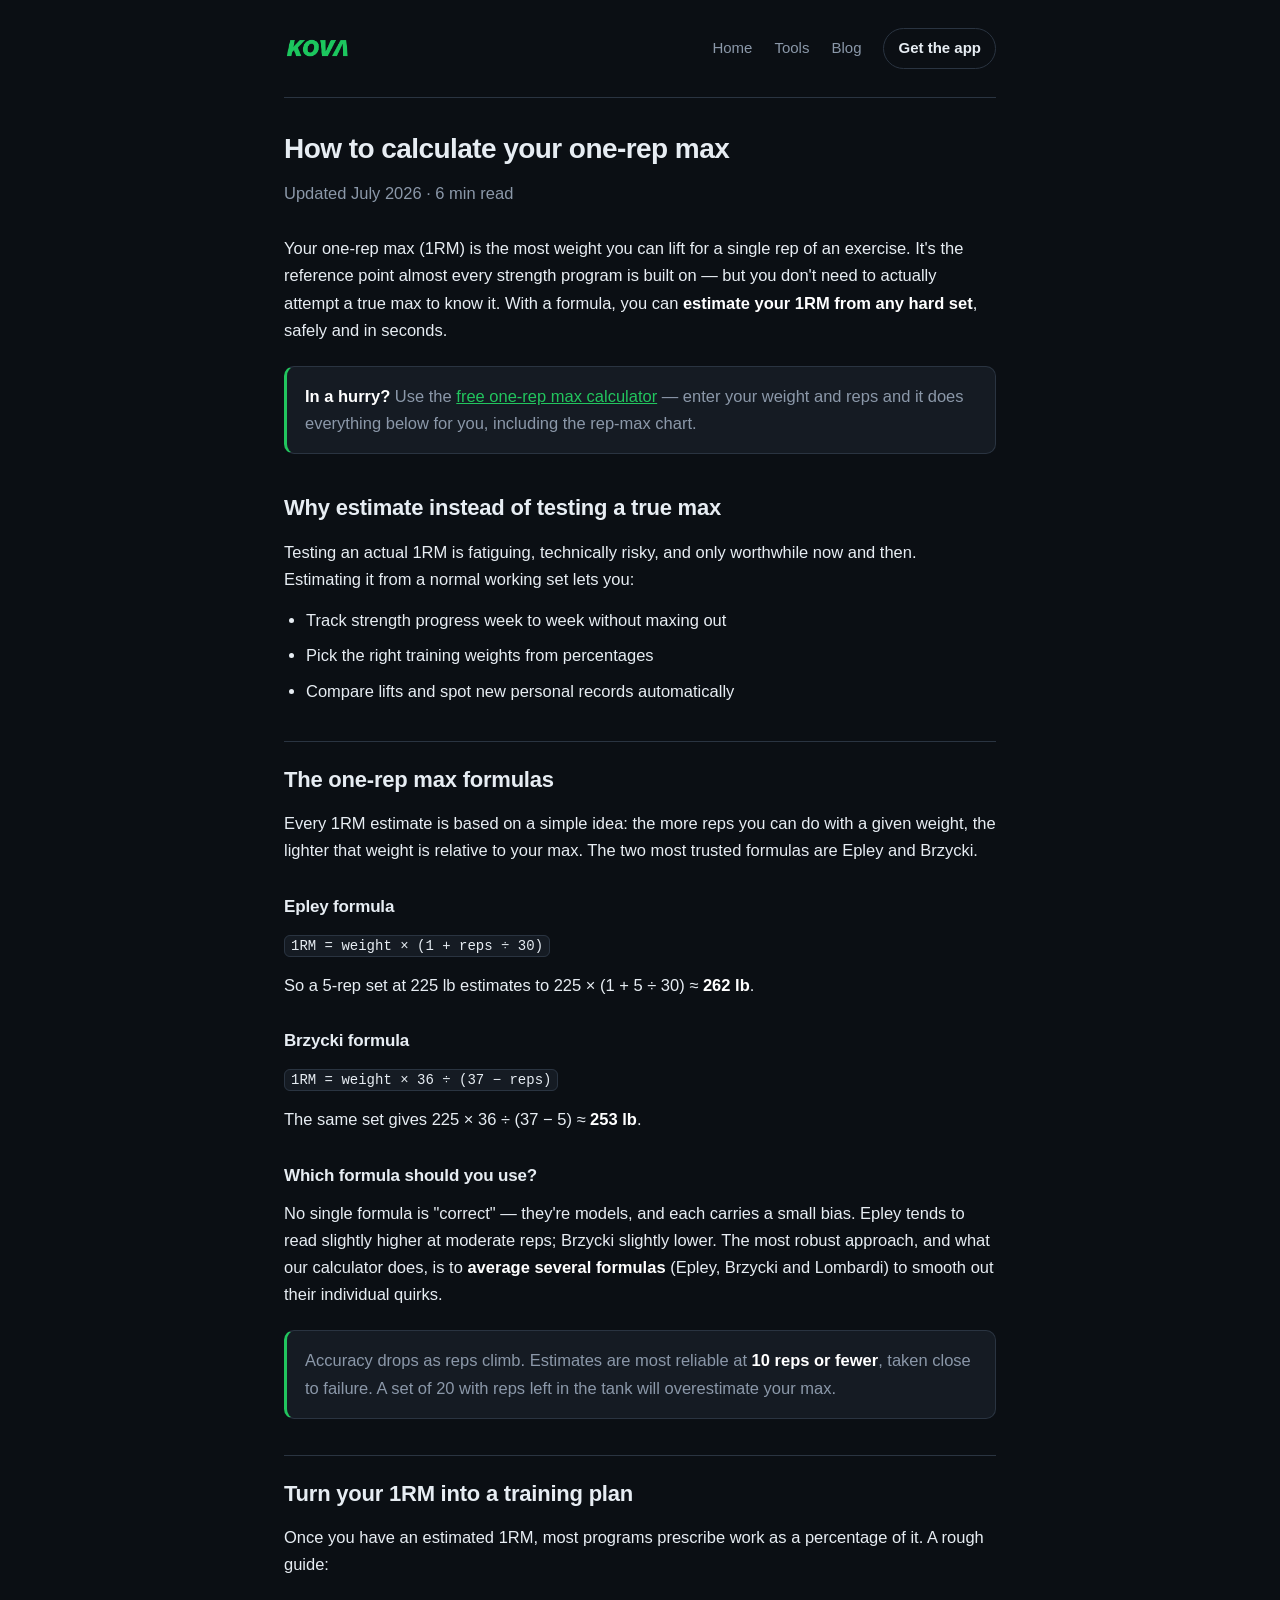
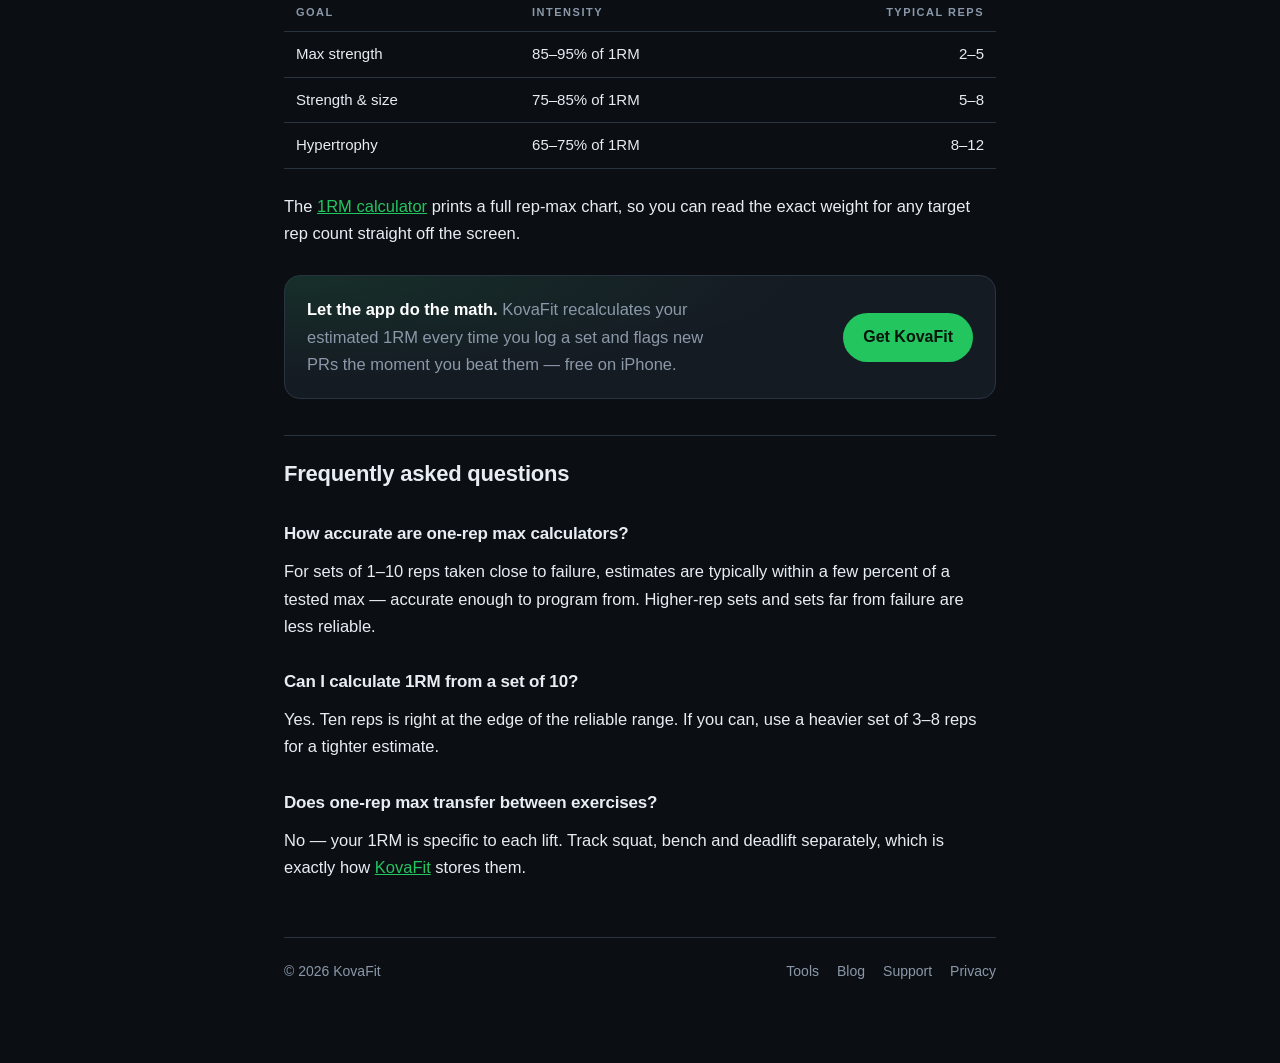
<file: blog/how-to-calculate-one-rep-max/index.html>
<!doctype html>
<html lang="en">
  <head>
    <meta charset="utf-8" />
    <meta name="viewport" content="width=device-width, initial-scale=1" />
    <title>How to Calculate Your One-Rep Max (1RM): Formulas &amp; Chart | KovaFit</title>
    <meta name="description" content="Learn how to calculate your one-rep max without a true max attempt. The Epley and Brzycki formulas explained, a rep-max chart, and how to turn your 1RM into a training plan." />
    <link rel="canonical" href="https://kovafit.ca/blog/how-to-calculate-one-rep-max/" />
    <meta name="theme-color" content="#0b0b0f" />
    <meta name="robots" content="index, follow, max-image-preview:large" />
    <link rel="icon" href="/assets/favicon.ico" sizes="any" />
    <link rel="icon" type="image/png" href="/assets/favicon.png" sizes="96x96" />
    <link rel="apple-touch-icon" href="/assets/apple-touch-icon.png" />
    <meta property="og:site_name" content="KovaFit" />
    <meta property="og:title" content="How to Calculate Your One-Rep Max (1RM)" />
    <meta property="og:description" content="The formulas that work, a rep-max chart, and how to turn your 1RM into a training plan." />
    <meta property="og:type" content="article" />
    <meta property="og:url" content="https://kovafit.ca/blog/how-to-calculate-one-rep-max/" />
    <meta property="article:published_time" content="2026-07-21" />
    <script type="application/ld+json">
      {
        "@context": "https://schema.org",
        "@graph": [
          {
            "@type": "BreadcrumbList",
            "itemListElement": [
              { "@type": "ListItem", "position": 1, "name": "Home", "item": "https://kovafit.ca/" },
              { "@type": "ListItem", "position": 2, "name": "Blog", "item": "https://kovafit.ca/blog/" },
              { "@type": "ListItem", "position": 3, "name": "How to calculate your one-rep max", "item": "https://kovafit.ca/blog/how-to-calculate-one-rep-max/" }
            ]
          },
          {
            "@type": "Article",
            "headline": "How to Calculate Your One-Rep Max (1RM)",
            "description": "Learn how to calculate your one-rep max without a true max attempt, with the formulas explained and a rep-max chart.",
            "datePublished": "2026-07-21",
            "dateModified": "2026-07-21",
            "author": { "@type": "Organization", "name": "KovaFit" },
            "publisher": {
              "@type": "Organization",
              "name": "KovaFit",
              "logo": { "@type": "ImageObject", "url": "https://kovafit.ca/assets/kova-logo.png" }
            },
            "mainEntityOfPage": "https://kovafit.ca/blog/how-to-calculate-one-rep-max/",
            "image": "https://kovafit.ca/assets/hero-phones.png"
          }
        ]
      }
    </script>
    <link rel="stylesheet" href="/styles.css" />
  </head>
  <body>
    <div class="wrap">
      <nav class="nav">
        <a class="brand" href="/">
          <img src="/assets/kova-logo.png" alt="KovaFit" height="26" />
        </a>
        <div class="nav-links">
          <a href="/">Home</a>
          <a href="/tools/">Tools</a>
          <a href="/blog/">Blog</a>
          <a class="nav-cta" href="https://apps.apple.com/ca/app/kova-workout-tracker-gym-log/id6780379828">Get the app</a>
        </div>
      </nav>

      <article class="post">
        <header class="doc-header">
          <h1>How to calculate your one-rep max</h1>
        </header>
        <p class="post-meta">Updated July 2026 · 6 min read</p>

        <p>
          Your one-rep max (1RM) is the most weight you can lift for a single rep
          of an exercise. It's the reference point almost every strength program
          is built on — but you don't need to actually attempt a true max to know
          it. With a formula, you can <strong>estimate your 1RM from any hard
          set</strong>, safely and in seconds.
        </p>

        <div class="callout">
          <p>
            <strong>In a hurry?</strong> Use the
            <a href="/tools/one-rep-max-calculator/">free one-rep max calculator</a>
            — enter your weight and reps and it does everything below for you,
            including the rep-max chart.
          </p>
        </div>

        <h2>Why estimate instead of testing a true max</h2>
        <p>
          Testing an actual 1RM is fatiguing, technically risky, and only
          worthwhile now and then. Estimating it from a normal working set lets
          you:
        </p>
        <ul>
          <li>Track strength progress week to week without maxing out</li>
          <li>Pick the right training weights from percentages</li>
          <li>Compare lifts and spot new personal records automatically</li>
        </ul>

        <h2>The one-rep max formulas</h2>
        <p>
          Every 1RM estimate is based on a simple idea: the more reps you can do
          with a given weight, the lighter that weight is relative to your max.
          The two most trusted formulas are Epley and Brzycki.
        </p>

        <h3>Epley formula</h3>
        <p><code>1RM = weight × (1 + reps ÷ 30)</code></p>
        <p>
          So a 5-rep set at 225&nbsp;lb estimates to 225 × (1 + 5 ÷ 30) ≈
          <strong>262&nbsp;lb</strong>.
        </p>

        <h3>Brzycki formula</h3>
        <p><code>1RM = weight × 36 ÷ (37 − reps)</code></p>
        <p>
          The same set gives 225 × 36 ÷ (37 − 5) ≈ <strong>253&nbsp;lb</strong>.
        </p>

        <h3>Which formula should you use?</h3>
        <p>
          No single formula is "correct" — they're models, and each carries a
          small bias. Epley tends to read slightly higher at moderate reps;
          Brzycki slightly lower. The most robust approach, and what our
          calculator does, is to <strong>average several formulas</strong>
          (Epley, Brzycki and Lombardi) to smooth out their individual quirks.
        </p>

        <div class="callout">
          <p>
            Accuracy drops as reps climb. Estimates are most reliable at
            <strong>10 reps or fewer</strong>, taken close to failure. A set of
            20 with reps left in the tank will overestimate your max.
          </p>
        </div>

        <h2>Turn your 1RM into a training plan</h2>
        <p>
          Once you have an estimated 1RM, most programs prescribe work as a
          percentage of it. A rough guide:
        </p>
        <table class="data-table">
          <thead>
            <tr><th>Goal</th><th>Intensity</th><th>Typical reps</th></tr>
          </thead>
          <tbody>
            <tr><td>Max strength</td><td>85–95% of 1RM</td><td>2–5</td></tr>
            <tr><td>Strength &amp; size</td><td>75–85% of 1RM</td><td>5–8</td></tr>
            <tr><td>Hypertrophy</td><td>65–75% of 1RM</td><td>8–12</td></tr>
          </tbody>
        </table>
        <p>
          The <a href="/tools/one-rep-max-calculator/">1RM calculator</a> prints
          a full rep-max chart, so you can read the exact weight for any target
          rep count straight off the screen.
        </p>

        <div class="tool-cta">
          <p><strong>Let the app do the math.</strong> KovaFit recalculates your estimated 1RM every time you log a set and flags new PRs the moment you beat them — free on iPhone.</p>
          <a class="btn" href="https://apps.apple.com/ca/app/kova-workout-tracker-gym-log/id6780379828">Get KovaFit</a>
        </div>

        <h2>Frequently asked questions</h2>
        <h3>How accurate are one-rep max calculators?</h3>
        <p>
          For sets of 1–10 reps taken close to failure, estimates are typically
          within a few percent of a tested max — accurate enough to program
          from. Higher-rep sets and sets far from failure are less reliable.
        </p>
        <h3>Can I calculate 1RM from a set of 10?</h3>
        <p>
          Yes. Ten reps is right at the edge of the reliable range. If you can,
          use a heavier set of 3–8 reps for a tighter estimate.
        </p>
        <h3>Does one-rep max transfer between exercises?</h3>
        <p>
          No — your 1RM is specific to each lift. Track squat, bench and deadlift
          separately, which is exactly how <a href="/">KovaFit</a> stores them.
        </p>

        <footer class="site">
          <div>© 2026 KovaFit</div>
          <div class="links">
            <a href="/tools/">Tools</a>
            <a href="/blog/">Blog</a>
            <a href="/support/">Support</a>
            <a href="/privacy/">Privacy</a>
          </div>
        </footer>
      </article>
    </div>
  </body>
</html>
</file>
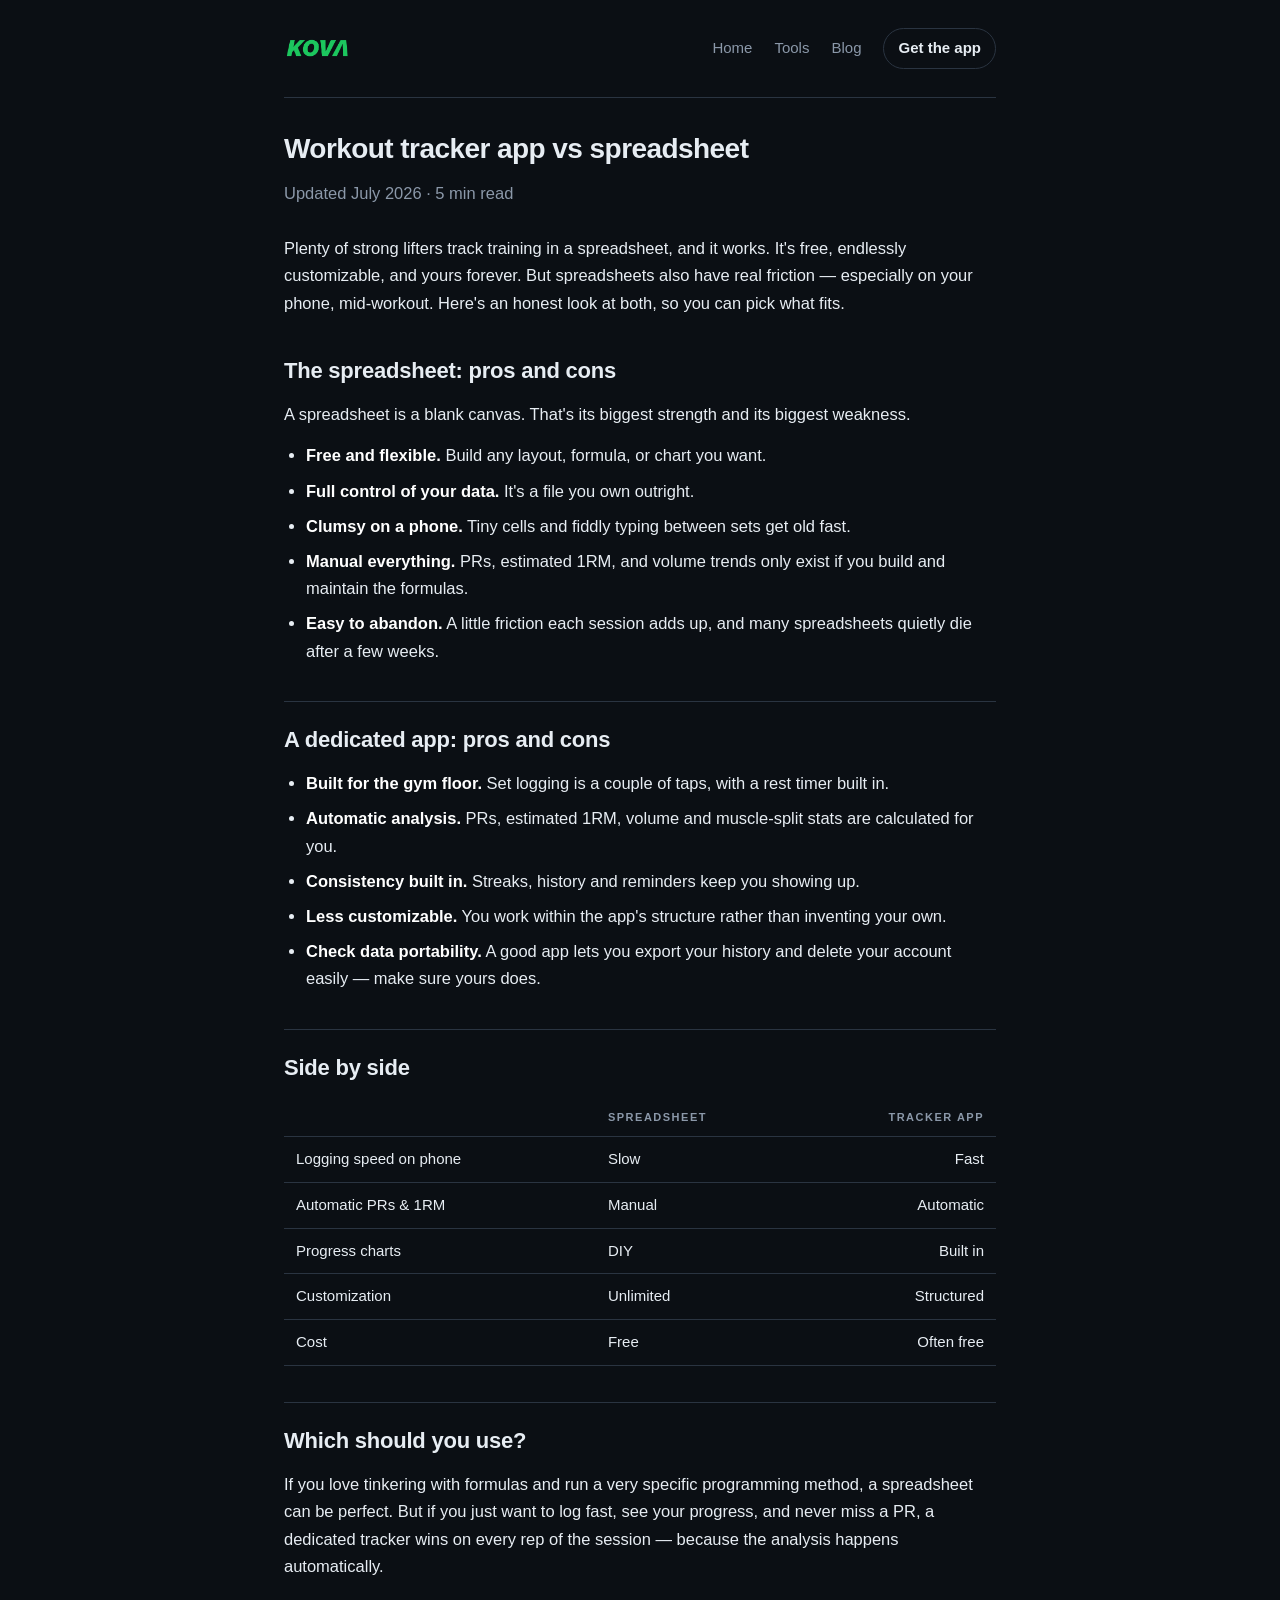
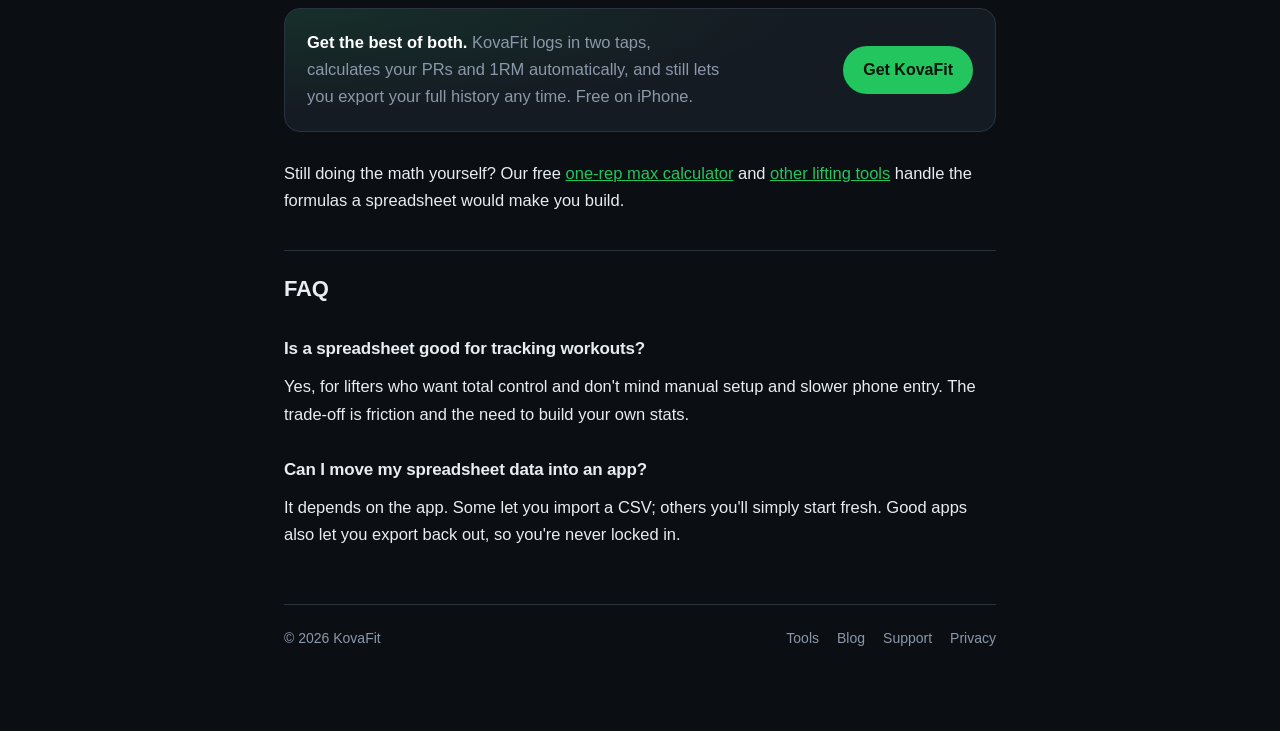
<file: blog/workout-tracker-vs-spreadsheet/index.html>
<!doctype html>
<html lang="en">
  <head>
    <meta charset="utf-8" />
    <meta name="viewport" content="width=device-width, initial-scale=1" />
    <title>Workout Tracker App vs Spreadsheet: Which Is Better? | KovaFit</title>
    <meta name="description" content="Should you track workouts in a spreadsheet or an app? An honest comparison of speed, stats, and effort — and when each one makes sense for lifters." />
    <link rel="canonical" href="https://kovafit.ca/blog/workout-tracker-vs-spreadsheet/" />
    <meta name="theme-color" content="#0b0b0f" />
    <meta name="robots" content="index, follow, max-image-preview:large" />
    <link rel="icon" href="/assets/favicon.ico" sizes="any" />
    <link rel="icon" type="image/png" href="/assets/favicon.png" sizes="96x96" />
    <link rel="apple-touch-icon" href="/assets/apple-touch-icon.png" />
    <meta property="og:site_name" content="KovaFit" />
    <meta property="og:title" content="Workout Tracker App vs Spreadsheet: Which Is Better?" />
    <meta property="og:description" content="An honest comparison of tracking workouts in a spreadsheet vs a dedicated app — speed, stats, and effort." />
    <meta property="og:type" content="article" />
    <meta property="og:url" content="https://kovafit.ca/blog/workout-tracker-vs-spreadsheet/" />
    <meta property="article:published_time" content="2026-07-21" />
    <script type="application/ld+json">
      {
        "@context": "https://schema.org",
        "@graph": [
          {
            "@type": "BreadcrumbList",
            "itemListElement": [
              { "@type": "ListItem", "position": 1, "name": "Home", "item": "https://kovafit.ca/" },
              { "@type": "ListItem", "position": 2, "name": "Blog", "item": "https://kovafit.ca/blog/" },
              { "@type": "ListItem", "position": 3, "name": "Workout tracker vs spreadsheet", "item": "https://kovafit.ca/blog/workout-tracker-vs-spreadsheet/" }
            ]
          },
          {
            "@type": "Article",
            "headline": "Workout Tracker App vs Spreadsheet: Which Is Better?",
            "description": "An honest comparison of tracking workouts in a spreadsheet vs a dedicated app.",
            "datePublished": "2026-07-21",
            "dateModified": "2026-07-21",
            "author": { "@type": "Organization", "name": "KovaFit" },
            "publisher": {
              "@type": "Organization",
              "name": "KovaFit",
              "logo": { "@type": "ImageObject", "url": "https://kovafit.ca/assets/kova-logo.png" }
            },
            "mainEntityOfPage": "https://kovafit.ca/blog/workout-tracker-vs-spreadsheet/",
            "image": "https://kovafit.ca/assets/hero-phones.png"
          }
        ]
      }
    </script>
    <link rel="stylesheet" href="/styles.css" />
  </head>
  <body>
    <div class="wrap">
      <nav class="nav">
        <a class="brand" href="/">
          <img src="/assets/kova-logo.png" alt="KovaFit" height="26" />
        </a>
        <div class="nav-links">
          <a href="/">Home</a>
          <a href="/tools/">Tools</a>
          <a href="/blog/">Blog</a>
          <a class="nav-cta" href="https://apps.apple.com/ca/app/kova-workout-tracker-gym-log/id6780379828">Get the app</a>
        </div>
      </nav>

      <article class="post">
        <header class="doc-header">
          <h1>Workout tracker app vs spreadsheet</h1>
        </header>
        <p class="post-meta">Updated July 2026 · 5 min read</p>

        <p>
          Plenty of strong lifters track training in a spreadsheet, and it works.
          It's free, endlessly customizable, and yours forever. But spreadsheets
          also have real friction — especially on your phone, mid-workout. Here's
          an honest look at both, so you can pick what fits.
        </p>

        <h2>The spreadsheet: pros and cons</h2>
        <p>
          A spreadsheet is a blank canvas. That's its biggest strength and its
          biggest weakness.
        </p>
        <ul>
          <li><strong>Free and flexible.</strong> Build any layout, formula, or chart you want.</li>
          <li><strong>Full control of your data.</strong> It's a file you own outright.</li>
          <li><strong>Clumsy on a phone.</strong> Tiny cells and fiddly typing between sets get old fast.</li>
          <li><strong>Manual everything.</strong> PRs, estimated 1RM, and volume trends only exist if you build and maintain the formulas.</li>
          <li><strong>Easy to abandon.</strong> A little friction each session adds up, and many spreadsheets quietly die after a few weeks.</li>
        </ul>

        <h2>A dedicated app: pros and cons</h2>
        <ul>
          <li><strong>Built for the gym floor.</strong> Set logging is a couple of taps, with a rest timer built in.</li>
          <li><strong>Automatic analysis.</strong> PRs, estimated 1RM, volume and muscle-split stats are calculated for you.</li>
          <li><strong>Consistency built in.</strong> Streaks, history and reminders keep you showing up.</li>
          <li><strong>Less customizable.</strong> You work within the app's structure rather than inventing your own.</li>
          <li><strong>Check data portability.</strong> A good app lets you export your history and delete your account easily — make sure yours does.</li>
        </ul>

        <h2>Side by side</h2>
        <table class="data-table">
          <thead><tr><th>&nbsp;</th><th>Spreadsheet</th><th>Tracker app</th></tr></thead>
          <tbody>
            <tr><td>Logging speed on phone</td><td>Slow</td><td>Fast</td></tr>
            <tr><td>Automatic PRs &amp; 1RM</td><td>Manual</td><td>Automatic</td></tr>
            <tr><td>Progress charts</td><td>DIY</td><td>Built in</td></tr>
            <tr><td>Customization</td><td>Unlimited</td><td>Structured</td></tr>
            <tr><td>Cost</td><td>Free</td><td>Often free</td></tr>
          </tbody>
        </table>

        <h2>Which should you use?</h2>
        <p>
          If you love tinkering with formulas and run a very specific programming
          method, a spreadsheet can be perfect. But if you just want to log fast,
          see your progress, and never miss a PR, a dedicated tracker wins on
          every rep of the session — because the analysis happens automatically.
        </p>

        <div class="tool-cta">
          <p><strong>Get the best of both.</strong> KovaFit logs in two taps, calculates your PRs and 1RM automatically, and still lets you export your full history any time. Free on iPhone.</p>
          <a class="btn" href="https://apps.apple.com/ca/app/kova-workout-tracker-gym-log/id6780379828">Get KovaFit</a>
        </div>

        <p>
          Still doing the math yourself? Our free
          <a href="/tools/one-rep-max-calculator/">one-rep max calculator</a> and
          <a href="/tools/">other lifting tools</a> handle the formulas a
          spreadsheet would make you build.
        </p>

        <h2>FAQ</h2>
        <h3>Is a spreadsheet good for tracking workouts?</h3>
        <p>
          Yes, for lifters who want total control and don't mind manual setup and
          slower phone entry. The trade-off is friction and the need to build your
          own stats.
        </p>
        <h3>Can I move my spreadsheet data into an app?</h3>
        <p>
          It depends on the app. Some let you import a CSV; others you'll simply
          start fresh. Good apps also let you export back out, so you're never
          locked in.
        </p>

        <footer class="site">
          <div>© 2026 KovaFit</div>
          <div class="links">
            <a href="/tools/">Tools</a>
            <a href="/blog/">Blog</a>
            <a href="/support/">Support</a>
            <a href="/privacy/">Privacy</a>
          </div>
        </footer>
      </article>
    </div>
  </body>
</html>
</file>
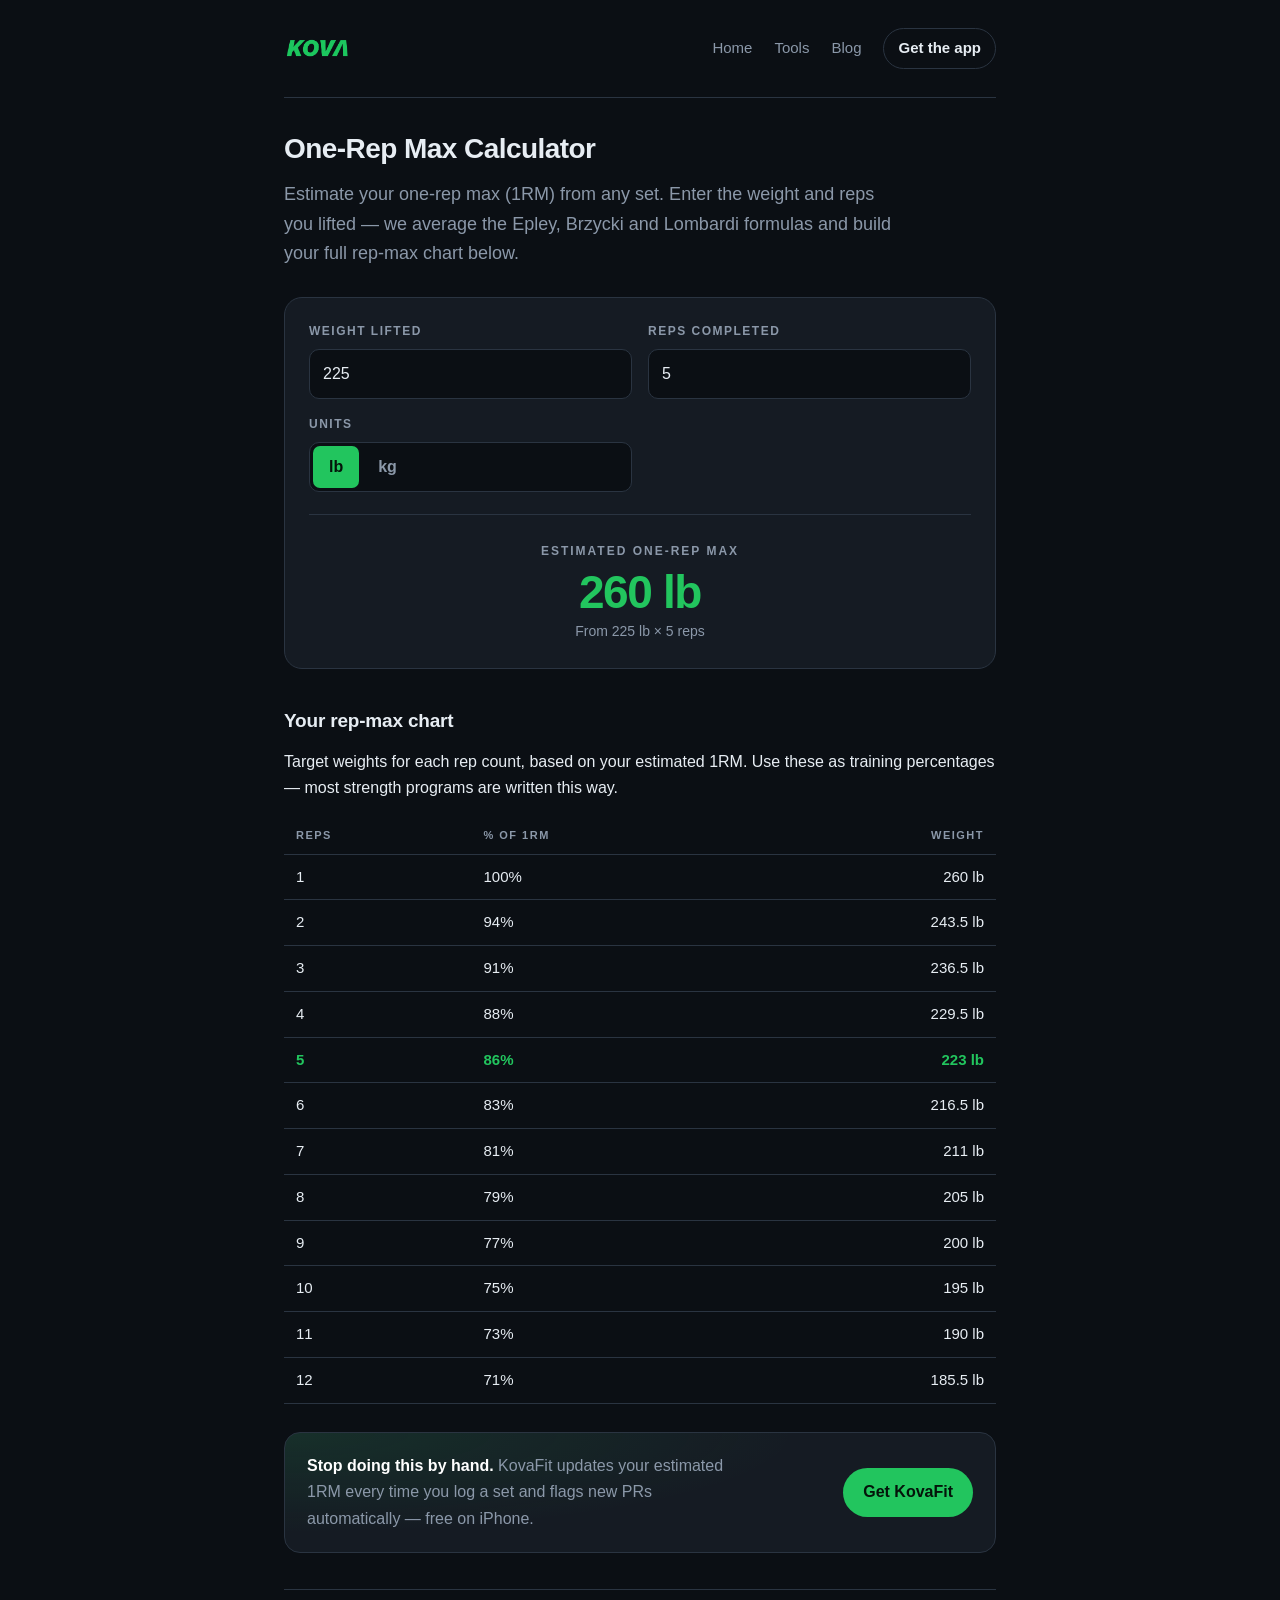
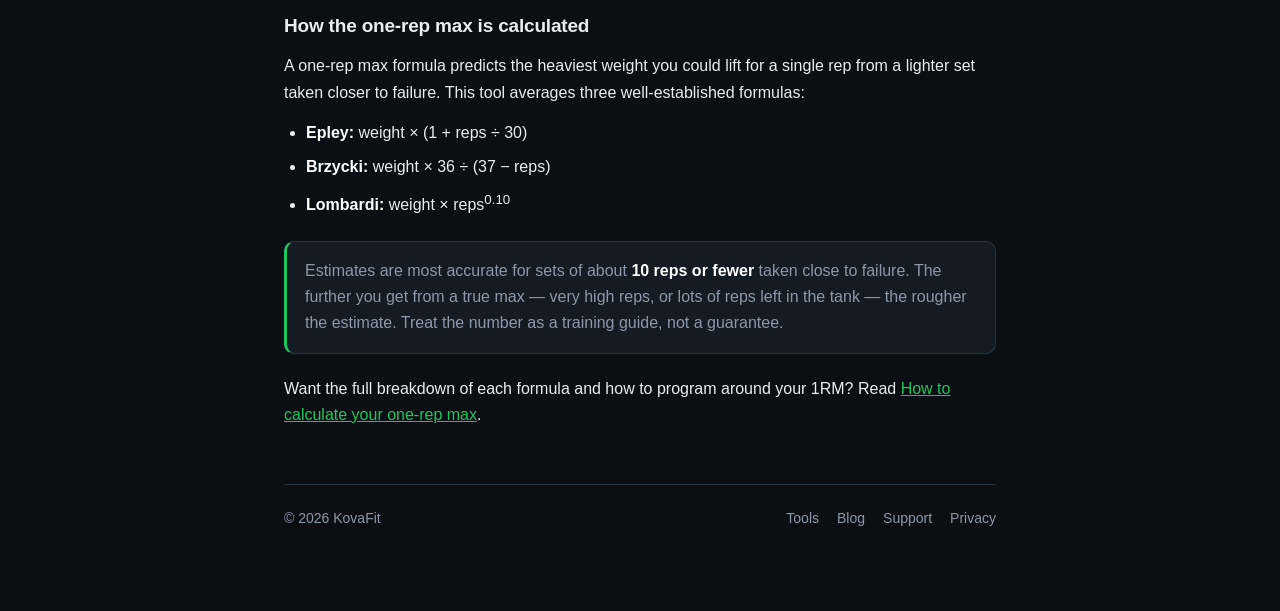
<file: tools/one-rep-max-calculator/index.html>
<!doctype html>
<html lang="en">
  <head>
    <meta charset="utf-8" />
    <meta name="viewport" content="width=device-width, initial-scale=1" />
    <title>One-Rep Max Calculator (1RM) — Free &amp; Accurate | KovaFit</title>
    <meta name="description" content="Free one-rep max calculator. Estimate your 1RM from any set using the Epley, Brzycki and Lombardi formulas, plus a full rep-max chart and training percentages in lb or kg." />
    <link rel="canonical" href="https://kovafit.ca/tools/one-rep-max-calculator/" />
    <meta name="theme-color" content="#0b0b0f" />
    <meta name="robots" content="index, follow, max-image-preview:large" />
    <link rel="icon" href="/assets/favicon.ico" sizes="any" />
    <link rel="icon" type="image/png" href="/assets/favicon.png" sizes="96x96" />
    <link rel="apple-touch-icon" href="/assets/apple-touch-icon.png" />
    <meta property="og:site_name" content="KovaFit" />
    <meta property="og:title" content="One-Rep Max Calculator (1RM) — Free &amp; Accurate" />
    <meta property="og:description" content="Estimate your 1RM from any set, with a full rep-max chart and training percentages in lb or kg." />
    <meta property="og:type" content="website" />
    <meta property="og:url" content="https://kovafit.ca/tools/one-rep-max-calculator/" />
    <script type="application/ld+json">
      {
        "@context": "https://schema.org",
        "@graph": [
          {
            "@type": "BreadcrumbList",
            "itemListElement": [
              { "@type": "ListItem", "position": 1, "name": "Home", "item": "https://kovafit.ca/" },
              { "@type": "ListItem", "position": 2, "name": "Tools", "item": "https://kovafit.ca/tools/" },
              { "@type": "ListItem", "position": 3, "name": "One-Rep Max Calculator", "item": "https://kovafit.ca/tools/one-rep-max-calculator/" }
            ]
          },
          {
            "@type": "FAQPage",
            "mainEntity": [
              {
                "@type": "Question",
                "name": "How do you calculate your one-rep max?",
                "acceptedAnswer": {
                  "@type": "Answer",
                  "text": "Enter the weight you lifted and the number of reps you completed. A 1RM formula then estimates the maximum weight you could lift for a single rep. This calculator averages three proven formulas — Epley, Brzycki and Lombardi — for a reliable estimate. Estimates are most accurate for sets of 10 reps or fewer."
                }
              },
              {
                "@type": "Question",
                "name": "Which one-rep max formula is most accurate?",
                "acceptedAnswer": {
                  "@type": "Answer",
                  "text": "No single formula is best for everyone. Epley and Brzycki are the most widely used and agree closely in the 1–10 rep range. Averaging several formulas, as this calculator does, smooths out their individual biases and gives a more robust estimate."
                }
              },
              {
                "@type": "Question",
                "name": "How do I use one-rep max percentages for training?",
                "acceptedAnswer": {
                  "@type": "Answer",
                  "text": "Once you know your estimated 1RM, most strength programs prescribe work as a percentage of it — for example 5 reps at 80% or 3 reps at 90%. The rep-max chart on this page converts your 1RM into target weights for 1 through 12 reps."
                }
              }
            ]
          }
        ]
      }
    </script>
    <link rel="stylesheet" href="/styles.css" />
  </head>
  <body>
    <div class="wrap">
      <nav class="nav">
        <a class="brand" href="/">
          <img src="/assets/kova-logo.png" alt="KovaFit" height="26" />
        </a>
        <div class="nav-links">
          <a href="/">Home</a>
          <a href="/tools/">Tools</a>
          <a href="/blog/">Blog</a>
          <a class="nav-cta" href="https://apps.apple.com/ca/app/kova-workout-tracker-gym-log/id6780379828">Get the app</a>
        </div>
      </nav>

      <header class="doc-header">
        <h1>One-Rep Max Calculator</h1>
      </header>
      <p class="lead">
        Estimate your one-rep max (1RM) from any set. Enter the weight and reps
        you lifted — we average the Epley, Brzycki and Lombardi formulas and
        build your full rep-max chart below.
      </p>

      <div class="tool">
        <div class="tool-form">
          <div class="field">
            <label for="weight">Weight lifted</label>
            <input id="weight" type="number" inputmode="decimal" min="0" step="0.5" value="225" />
          </div>
          <div class="field">
            <label for="reps">Reps completed</label>
            <input id="reps" type="number" inputmode="numeric" min="1" max="20" step="1" value="5" />
          </div>
          <div class="field">
            <label>Units</label>
            <div class="seg" role="group" aria-label="Units">
              <button type="button" id="unit-lb" aria-pressed="true">lb</button>
              <button type="button" id="unit-kg" aria-pressed="false">kg</button>
            </div>
          </div>
        </div>

        <div class="result">
          <span class="result-label">Estimated one-rep max</span>
          <span class="result-value" id="rm-value">—</span>
          <span class="result-sub" id="rm-sub"></span>
        </div>
      </div>

      <h2>Your rep-max chart</h2>
      <p>
        Target weights for each rep count, based on your estimated 1RM. Use these
        as training percentages — most strength programs are written this way.
      </p>
      <table class="data-table" id="rm-table" aria-label="Rep-max chart">
        <thead>
          <tr>
            <th>Reps</th>
            <th>% of 1RM</th>
            <th>Weight</th>
          </tr>
        </thead>
        <tbody></tbody>
      </table>

      <div class="tool-cta">
        <p><strong>Stop doing this by hand.</strong> KovaFit updates your estimated 1RM every time you log a set and flags new PRs automatically — free on iPhone.</p>
        <a class="btn" href="https://apps.apple.com/ca/app/kova-workout-tracker-gym-log/id6780379828">Get KovaFit</a>
      </div>

      <h2>How the one-rep max is calculated</h2>
      <p>
        A one-rep max formula predicts the heaviest weight you could lift for a
        single rep from a lighter set taken closer to failure. This tool averages
        three well-established formulas:
      </p>
      <ul>
        <li><strong>Epley:</strong> weight × (1 + reps ÷ 30)</li>
        <li><strong>Brzycki:</strong> weight × 36 ÷ (37 − reps)</li>
        <li><strong>Lombardi:</strong> weight × reps<sup>0.10</sup></li>
      </ul>
      <div class="callout">
        <p>
          Estimates are most accurate for sets of about <strong>10 reps or
          fewer</strong> taken close to failure. The further you get from a true
          max — very high reps, or lots of reps left in the tank — the rougher
          the estimate. Treat the number as a training guide, not a guarantee.
        </p>
      </div>

      <p>
        Want the full breakdown of each formula and how to program around your
        1RM? Read
        <a href="/blog/how-to-calculate-one-rep-max/">How to calculate your one-rep max</a>.
      </p>

      <footer class="site">
        <div>© 2026 KovaFit</div>
        <div class="links">
          <a href="/tools/">Tools</a>
          <a href="/blog/">Blog</a>
          <a href="/support/">Support</a>
          <a href="/privacy/">Privacy</a>
        </div>
      </footer>
    </div>

    <script>
      (function () {
        var weightEl = document.getElementById("weight");
        var repsEl = document.getElementById("reps");
        var rmValue = document.getElementById("rm-value");
        var rmSub = document.getElementById("rm-sub");
        var tbody = document.querySelector("#rm-table tbody");
        var lbBtn = document.getElementById("unit-lb");
        var kgBtn = document.getElementById("unit-kg");
        var unit = "lb";

        function round(n, step) {
          return Math.round(n / step) * step;
        }
        function fmt(n) {
          // trim trailing .0
          return (Math.round(n * 10) / 10).toString().replace(/\.0$/, "");
        }

        // Percentage of 1RM you can lift for n reps (Epley inverse)
        function pctForReps(n) {
          if (n <= 1) return 1;
          return 30 / (30 + n);
        }

        function estimate1RM(w, r) {
          if (r <= 1) return w;
          var epley = w * (1 + r / 30);
          var brzycki = w * 36 / (37 - r);
          var lombardi = w * Math.pow(r, 0.10);
          return (epley + brzycki + lombardi) / 3;
        }

        function update() {
          var w = parseFloat(weightEl.value);
          var r = parseInt(repsEl.value, 10);

          if (!(w > 0) || !(r >= 1)) {
            rmValue.textContent = "—";
            rmSub.textContent = "Enter a weight and rep count.";
            tbody.innerHTML = "";
            return;
          }
          if (r > 20) { r = 20; repsEl.value = 20; }

          var oneRM = estimate1RM(w, r);
          var display = round(oneRM, 0.5);
          rmValue.textContent = fmt(display) + " " + unit;
          rmSub.textContent =
            "From " + fmt(w) + " " + unit + " × " + r + (r === 1 ? " rep" : " reps");

          var rows = "";
          for (var n = 1; n <= 12; n++) {
            var pct = pctForReps(n);
            var wt = round(oneRM * pct, 0.5);
            var cls = n === r ? ' class="is-highlight"' : "";
            rows +=
              "<tr" + cls + "><td>" + n + "</td><td>" +
              Math.round(pct * 100) + "%</td><td>" +
              fmt(wt) + " " + unit + "</td></tr>";
          }
          tbody.innerHTML = rows;
        }

        function setUnit(u) {
          if (u === unit) return;
          var w = parseFloat(weightEl.value);
          // convert the entered weight so the field stays sensible
          if (w > 0) {
            weightEl.value = u === "kg"
              ? round(w * 0.453592, 0.5)
              : round(w / 0.453592, 0.5);
          }
          unit = u;
          lbBtn.setAttribute("aria-pressed", String(u === "lb"));
          kgBtn.setAttribute("aria-pressed", String(u === "kg"));
          update();
        }

        weightEl.addEventListener("input", update);
        repsEl.addEventListener("input", update);
        lbBtn.addEventListener("click", function () { setUnit("lb"); });
        kgBtn.addEventListener("click", function () { setUnit("kg"); });
        update();
      })();
    </script>
  </body>
</html>
</file>
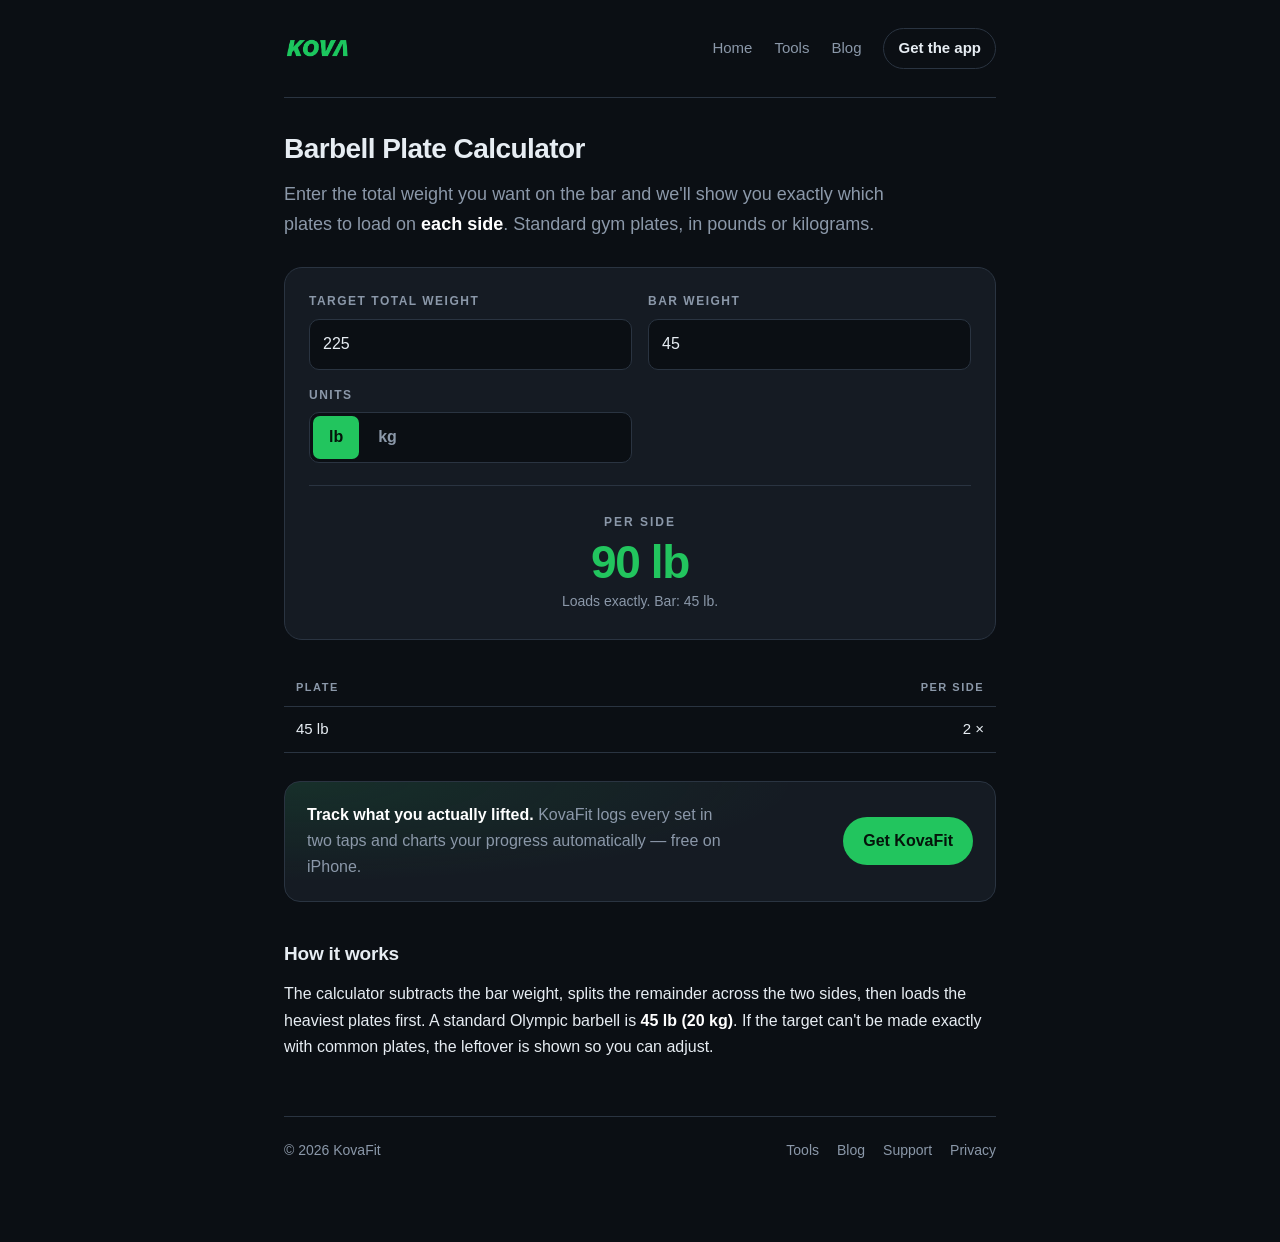
<file: tools/plate-calculator/index.html>
<!doctype html>
<html lang="en">
  <head>
    <meta charset="utf-8" />
    <meta name="viewport" content="width=device-width, initial-scale=1" />
    <title>Barbell Plate Calculator — What Plates to Load | KovaFit</title>
    <meta name="description" content="Free barbell plate calculator. Enter your target weight and bar weight to see exactly which plates to load on each side, in lb or kg." />
    <link rel="canonical" href="https://kovafit.ca/tools/plate-calculator/" />
    <meta name="theme-color" content="#0b0b0f" />
    <meta name="robots" content="index, follow, max-image-preview:large" />
    <link rel="icon" href="/assets/favicon.ico" sizes="any" />
    <link rel="icon" type="image/png" href="/assets/favicon.png" sizes="96x96" />
    <link rel="apple-touch-icon" href="/assets/apple-touch-icon.png" />
    <meta property="og:site_name" content="KovaFit" />
    <meta property="og:title" content="Barbell Plate Calculator — What Plates to Load" />
    <meta property="og:description" content="Enter a target weight and see exactly which plates to load on each side of the bar." />
    <meta property="og:type" content="website" />
    <meta property="og:url" content="https://kovafit.ca/tools/plate-calculator/" />
    <script type="application/ld+json">
      {
        "@context": "https://schema.org",
        "@type": "BreadcrumbList",
        "itemListElement": [
          { "@type": "ListItem", "position": 1, "name": "Home", "item": "https://kovafit.ca/" },
          { "@type": "ListItem", "position": 2, "name": "Tools", "item": "https://kovafit.ca/tools/" },
          { "@type": "ListItem", "position": 3, "name": "Barbell Plate Calculator", "item": "https://kovafit.ca/tools/plate-calculator/" }
        ]
      }
    </script>
    <link rel="stylesheet" href="/styles.css" />
  </head>
  <body>
    <div class="wrap">
      <nav class="nav">
        <a class="brand" href="/">
          <img src="/assets/kova-logo.png" alt="KovaFit" height="26" />
        </a>
        <div class="nav-links">
          <a href="/">Home</a>
          <a href="/tools/">Tools</a>
          <a href="/blog/">Blog</a>
          <a class="nav-cta" href="https://apps.apple.com/ca/app/kova-workout-tracker-gym-log/id6780379828">Get the app</a>
        </div>
      </nav>

      <header class="doc-header">
        <h1>Barbell Plate Calculator</h1>
      </header>
      <p class="lead">
        Enter the total weight you want on the bar and we'll show you exactly
        which plates to load on <strong>each side</strong>. Standard gym plates,
        in pounds or kilograms.
      </p>

      <div class="tool">
        <div class="tool-form">
          <div class="field">
            <label for="target">Target total weight</label>
            <input id="target" type="number" inputmode="decimal" min="0" step="0.5" value="225" />
          </div>
          <div class="field">
            <label for="bar">Bar weight</label>
            <input id="bar" type="number" inputmode="decimal" min="0" step="0.5" value="45" />
          </div>
          <div class="field">
            <label>Units</label>
            <div class="seg" role="group" aria-label="Units">
              <button type="button" id="unit-lb" aria-pressed="true">lb</button>
              <button type="button" id="unit-kg" aria-pressed="false">kg</button>
            </div>
          </div>
        </div>

        <div class="result">
          <span class="result-label">Per side</span>
          <span class="result-value" id="per-side">—</span>
          <span class="result-sub" id="load-sub"></span>
        </div>
      </div>

      <table class="data-table" id="plate-table" aria-label="Plates per side">
        <thead>
          <tr>
            <th>Plate</th>
            <th>Per side</th>
          </tr>
        </thead>
        <tbody></tbody>
      </table>

      <div class="tool-cta">
        <p><strong>Track what you actually lifted.</strong> KovaFit logs every set in two taps and charts your progress automatically — free on iPhone.</p>
        <a class="btn" href="https://apps.apple.com/ca/app/kova-workout-tracker-gym-log/id6780379828">Get KovaFit</a>
      </div>

      <h2>How it works</h2>
      <p>
        The calculator subtracts the bar weight, splits the remainder across the
        two sides, then loads the heaviest plates first. A standard Olympic
        barbell is <strong>45&nbsp;lb (20&nbsp;kg)</strong>. If the target can't
        be made exactly with common plates, the leftover is shown so you can
        adjust.
      </p>

      <footer class="site">
        <div>© 2026 KovaFit</div>
        <div class="links">
          <a href="/tools/">Tools</a>
          <a href="/blog/">Blog</a>
          <a href="/support/">Support</a>
          <a href="/privacy/">Privacy</a>
        </div>
      </footer>
    </div>

    <script>
      (function () {
        var targetEl = document.getElementById("target");
        var barEl = document.getElementById("bar");
        var perSide = document.getElementById("per-side");
        var loadSub = document.getElementById("load-sub");
        var tbody = document.querySelector("#plate-table tbody");
        var lbBtn = document.getElementById("unit-lb");
        var kgBtn = document.getElementById("unit-kg");
        var unit = "lb";

        var PLATES = {
          lb: [45, 35, 25, 10, 5, 2.5],
          kg: [25, 20, 15, 10, 5, 2.5, 1.25]
        };

        function fmt(n) {
          return (Math.round(n * 100) / 100).toString();
        }

        function update() {
          var target = parseFloat(targetEl.value);
          var bar = parseFloat(barEl.value);
          if (isNaN(bar) || bar < 0) bar = 0;

          if (!(target > 0)) {
            perSide.textContent = "—";
            loadSub.textContent = "Enter a target weight.";
            tbody.innerHTML = "";
            return;
          }
          if (target < bar) {
            perSide.textContent = "0 " + unit;
            loadSub.textContent = "Target is lighter than the empty bar.";
            tbody.innerHTML = "";
            return;
          }

          var each = (target - bar) / 2;
          perSide.textContent = fmt(each) + " " + unit;

          var remaining = each;
          var rows = "";
          var plates = PLATES[unit];
          var used = false;
          for (var i = 0; i < plates.length; i++) {
            var p = plates[i];
            var count = Math.floor((remaining + 1e-9) / p);
            if (count > 0) {
              used = true;
              remaining = remaining - count * p;
              rows +=
                "<tr><td>" + fmt(p) + " " + unit +
                "</td><td>" + count + " ×</td></tr>";
            }
          }
          tbody.innerHTML = used
            ? rows
            : '<tr><td colspan="2">Just the bar.</td></tr>';

          if (remaining > 0.01) {
            loadSub.textContent =
              "Closest exact load leaves " + fmt(remaining) +
              " " + unit + " per side unaccounted for.";
          } else {
            loadSub.textContent = "Loads exactly. Bar: " + fmt(bar) + " " + unit + ".";
          }
        }

        function setUnit(u) {
          if (u === unit) return;
          unit = u;
          // sensible defaults per unit
          barEl.value = u === "kg" ? 20 : 45;
          targetEl.value = u === "kg" ? 100 : 225;
          lbBtn.setAttribute("aria-pressed", String(u === "lb"));
          kgBtn.setAttribute("aria-pressed", String(u === "kg"));
          update();
        }

        targetEl.addEventListener("input", update);
        barEl.addEventListener("input", update);
        lbBtn.addEventListener("click", function () { setUnit("lb"); });
        kgBtn.addEventListener("click", function () { setUnit("kg"); });
        update();
      })();
    </script>
  </body>
</html>
</file>
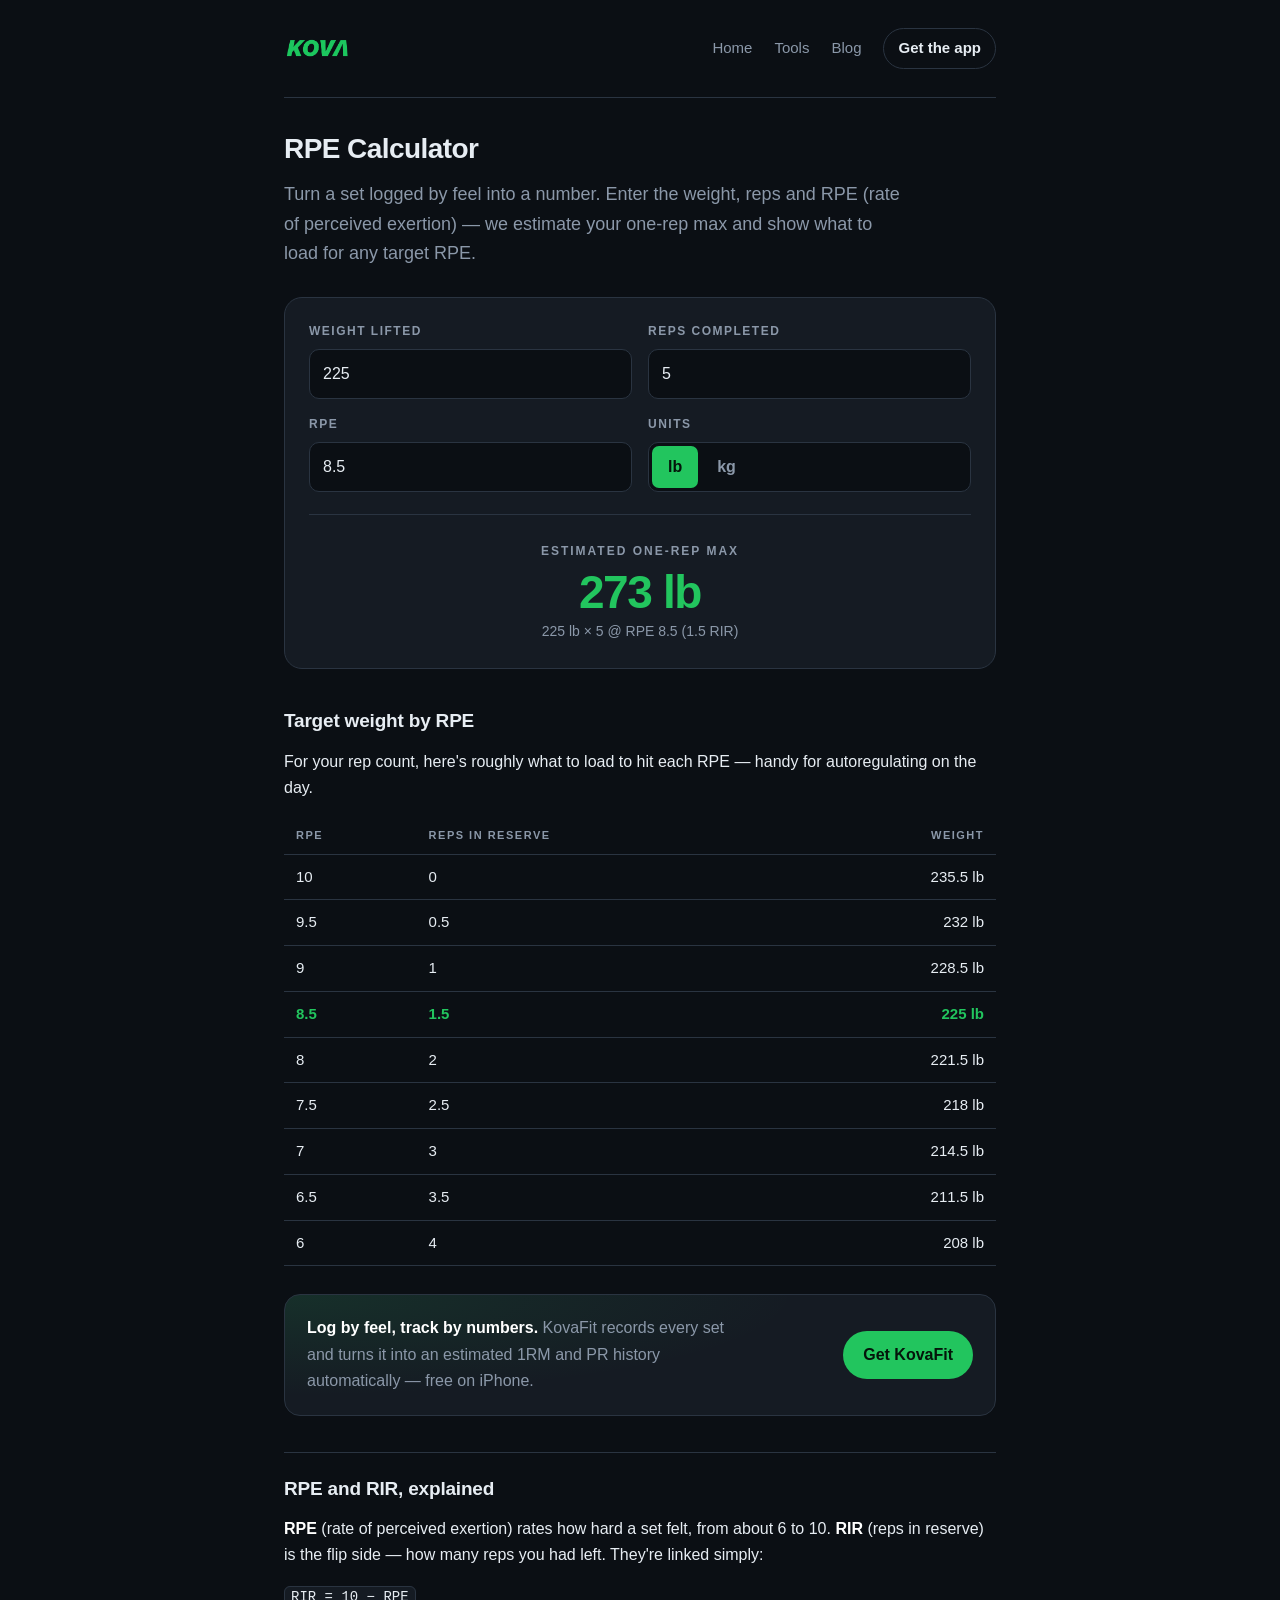
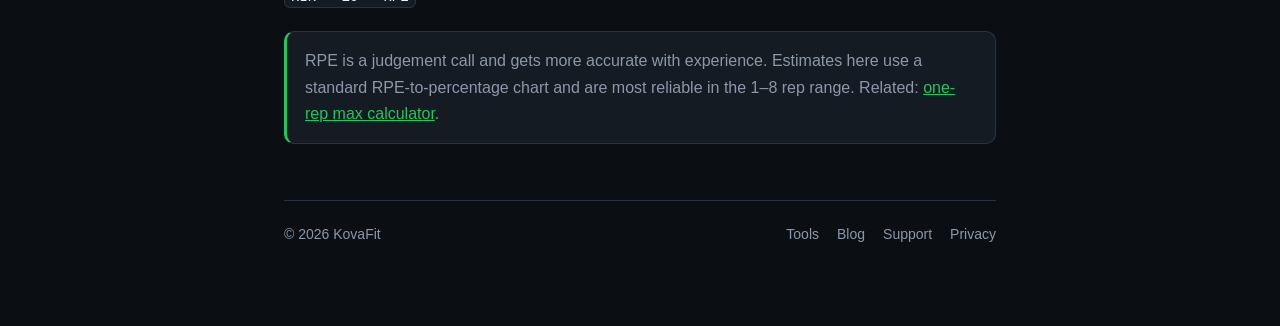
<file: tools/rpe-calculator/index.html>
<!doctype html>
<html lang="en">
  <head>
    <meta charset="utf-8" />
    <meta name="viewport" content="width=device-width, initial-scale=1" />
    <title>RPE Calculator (RPE &amp; RIR to 1RM) — Free | KovaFit</title>
    <meta name="description" content="Free RPE calculator for lifting. Convert weight, reps and RPE into an estimated one-rep max, see reps-in-reserve (RIR), and get target weights for any RPE." />
    <link rel="canonical" href="https://kovafit.ca/tools/rpe-calculator/" />
    <meta name="theme-color" content="#0b0b0f" />
    <meta name="robots" content="index, follow, max-image-preview:large" />
    <link rel="icon" href="/assets/favicon.ico" sizes="any" />
    <link rel="icon" type="image/png" href="/assets/favicon.png" sizes="96x96" />
    <link rel="apple-touch-icon" href="/assets/apple-touch-icon.png" />
    <meta property="og:site_name" content="KovaFit" />
    <meta property="og:title" content="RPE Calculator (RPE &amp; RIR to 1RM)" />
    <meta property="og:description" content="Convert weight, reps and RPE into an estimated 1RM, with reps-in-reserve and target weights for any RPE." />
    <meta property="og:type" content="website" />
    <meta property="og:url" content="https://kovafit.ca/tools/rpe-calculator/" />
    <script type="application/ld+json">
      {
        "@context": "https://schema.org",
        "@graph": [
          {
            "@type": "BreadcrumbList",
            "itemListElement": [
              { "@type": "ListItem", "position": 1, "name": "Home", "item": "https://kovafit.ca/" },
              { "@type": "ListItem", "position": 2, "name": "Tools", "item": "https://kovafit.ca/tools/" },
              { "@type": "ListItem", "position": 3, "name": "RPE Calculator", "item": "https://kovafit.ca/tools/rpe-calculator/" }
            ]
          },
          {
            "@type": "FAQPage",
            "mainEntity": [
              {
                "@type": "Question",
                "name": "What is RPE in weightlifting?",
                "acceptedAnswer": {
                  "@type": "Answer",
                  "text": "RPE stands for Rate of Perceived Exertion. On the lifting scale it runs from about 6 to 10, where RPE 10 means an all-out set with nothing left, and RPE 8 means you could have done two more reps. It's a way to autoregulate training by effort rather than fixed percentages."
                }
              },
              {
                "@type": "Question",
                "name": "How do RPE and RIR relate?",
                "acceptedAnswer": {
                  "@type": "Answer",
                  "text": "RIR means Reps In Reserve — how many reps you had left. RIR = 10 − RPE. So RPE 10 is 0 RIR, RPE 9 is 1 RIR, RPE 8 is 2 RIR, and so on."
                }
              },
              {
                "@type": "Question",
                "name": "How does an RPE calculator estimate your one-rep max?",
                "acceptedAnswer": {
                  "@type": "Answer",
                  "text": "A set of a given number of reps at a given RPE corresponds to a known percentage of your one-rep max. The calculator looks up that percentage from an RPE chart and divides your lifted weight by it to estimate your 1RM."
                }
              }
            ]
          }
        ]
      }
    </script>
    <link rel="stylesheet" href="/styles.css" />
  </head>
  <body>
    <div class="wrap">
      <nav class="nav">
        <a class="brand" href="/">
          <img src="/assets/kova-logo.png" alt="KovaFit" height="26" />
        </a>
        <div class="nav-links">
          <a href="/">Home</a>
          <a href="/tools/">Tools</a>
          <a href="/blog/">Blog</a>
          <a class="nav-cta" href="https://apps.apple.com/ca/app/kova-workout-tracker-gym-log/id6780379828">Get the app</a>
        </div>
      </nav>

      <header class="doc-header">
        <h1>RPE Calculator</h1>
      </header>
      <p class="lead">
        Turn a set logged by feel into a number. Enter the weight, reps and RPE
        (rate of perceived exertion) — we estimate your one-rep max and show what
        to load for any target RPE.
      </p>

      <div class="tool">
        <div class="tool-form">
          <div class="field">
            <label for="weight">Weight lifted</label>
            <input id="weight" type="number" inputmode="decimal" min="0" step="0.5" value="225" />
          </div>
          <div class="field">
            <label for="reps">Reps completed</label>
            <input id="reps" type="number" inputmode="numeric" min="1" max="12" step="1" value="5" />
          </div>
          <div class="field">
            <label for="rpe">RPE</label>
            <select id="rpe">
              <option value="10">10 — 0 reps left</option>
              <option value="9.5">9.5</option>
              <option value="9">9 — 1 rep left</option>
              <option value="8.5" selected>8.5</option>
              <option value="8">8 — 2 reps left</option>
              <option value="7.5">7.5</option>
              <option value="7">7 — 3 reps left</option>
              <option value="6.5">6.5</option>
              <option value="6">6 — 4 reps left</option>
            </select>
          </div>
          <div class="field">
            <label>Units</label>
            <div class="seg" role="group" aria-label="Units">
              <button type="button" id="unit-lb" aria-pressed="true">lb</button>
              <button type="button" id="unit-kg" aria-pressed="false">kg</button>
            </div>
          </div>
        </div>

        <div class="result">
          <span class="result-label">Estimated one-rep max</span>
          <span class="result-value" id="rm-value">—</span>
          <span class="result-sub" id="rm-sub"></span>
        </div>
      </div>

      <h2>Target weight by RPE</h2>
      <p>
        For your rep count, here's roughly what to load to hit each RPE — handy
        for autoregulating on the day.
      </p>
      <table class="data-table" id="rpe-table" aria-label="Target weight by RPE">
        <thead>
          <tr><th>RPE</th><th>Reps in reserve</th><th>Weight</th></tr>
        </thead>
        <tbody></tbody>
      </table>

      <div class="tool-cta">
        <p><strong>Log by feel, track by numbers.</strong> KovaFit records every set and turns it into an estimated 1RM and PR history automatically — free on iPhone.</p>
        <a class="btn" href="https://apps.apple.com/ca/app/kova-workout-tracker-gym-log/id6780379828">Get KovaFit</a>
      </div>

      <h2>RPE and RIR, explained</h2>
      <p>
        <strong>RPE</strong> (rate of perceived exertion) rates how hard a set
        felt, from about 6 to 10. <strong>RIR</strong> (reps in reserve) is the
        flip side — how many reps you had left. They're linked simply:
      </p>
      <p><code>RIR = 10 − RPE</code></p>
      <div class="callout">
        <p>
          RPE is a judgement call and gets more accurate with experience.
          Estimates here use a standard RPE-to-percentage chart and are most
          reliable in the 1–8 rep range. Related:
          <a href="/tools/one-rep-max-calculator/">one-rep max calculator</a>.
        </p>
      </div>

      <footer class="site">
        <div>© 2026 KovaFit</div>
        <div class="links">
          <a href="/tools/">Tools</a>
          <a href="/blog/">Blog</a>
          <a href="/support/">Support</a>
          <a href="/privacy/">Privacy</a>
        </div>
      </footer>
    </div>

    <script>
      (function () {
        // Standard RPE chart: percent of 1RM by reps (1-12) and RPE column.
        var RPE_COLS = [10, 9.5, 9, 8.5, 8, 7.5, 7, 6.5, 6];
        var CHART = {
          1:  [100, 97.8, 95.5, 93.9, 92.2, 90.7, 89.2, 87.8, 86.3],
          2:  [95.5, 93.9, 92.2, 90.7, 89.2, 87.8, 86.3, 85.0, 83.7],
          3:  [92.2, 90.7, 89.2, 87.8, 86.3, 85.0, 83.7, 82.4, 81.1],
          4:  [89.2, 87.8, 86.3, 85.0, 83.7, 82.4, 81.1, 79.9, 78.6],
          5:  [86.3, 85.0, 83.7, 82.4, 81.1, 79.9, 78.6, 77.4, 76.2],
          6:  [83.7, 82.4, 81.1, 79.9, 78.6, 77.4, 76.2, 75.1, 73.9],
          7:  [81.1, 79.9, 78.6, 77.4, 76.2, 75.1, 73.9, 72.3, 70.7],
          8:  [78.6, 77.4, 76.2, 75.1, 73.9, 72.3, 70.7, 69.4, 68.0],
          9:  [76.2, 75.1, 73.9, 72.3, 70.7, 69.4, 68.0, 66.7, 65.3],
          10: [73.9, 72.3, 70.7, 69.4, 68.0, 66.7, 65.3, 64.0, 62.6],
          11: [70.7, 69.4, 68.0, 66.7, 65.3, 64.0, 62.6, 61.3, 60.0],
          12: [68.0, 66.7, 65.3, 64.0, 62.6, 61.3, 60.0, 58.7, 57.4]
        };

        var weightEl = document.getElementById("weight");
        var repsEl = document.getElementById("reps");
        var rpeEl = document.getElementById("rpe");
        var rmValue = document.getElementById("rm-value");
        var rmSub = document.getElementById("rm-sub");
        var tbody = document.querySelector("#rpe-table tbody");
        var lbBtn = document.getElementById("unit-lb");
        var kgBtn = document.getElementById("unit-kg");
        var unit = "lb";

        function round(n, step) { return Math.round(n / step) * step; }
        function fmt(n) { return (Math.round(n * 10) / 10).toString().replace(/\.0$/, ""); }

        function update() {
          var w = parseFloat(weightEl.value);
          var r = parseInt(repsEl.value, 10);
          var rpe = parseFloat(rpeEl.value);
          if (r > 12) { r = 12; repsEl.value = 12; }

          if (!(w > 0) || !(r >= 1) || !CHART[r]) {
            rmValue.textContent = "—";
            rmSub.textContent = "Enter weight, reps (1–12) and RPE.";
            tbody.innerHTML = "";
            return;
          }

          var colIndex = RPE_COLS.indexOf(rpe);
          var pct = CHART[r][colIndex] / 100;
          var oneRM = w / pct;
          rmValue.textContent = fmt(round(oneRM, 0.5)) + " " + unit;
          rmSub.textContent =
            fmt(w) + " " + unit + " × " + r + " @ RPE " + rpe +
            " (" + (10 - rpe) + " RIR)";

          var rows = "";
          for (var i = 0; i < RPE_COLS.length; i++) {
            var col = RPE_COLS[i];
            var wt = round(oneRM * (CHART[r][i] / 100), 0.5);
            var cls = col === rpe ? ' class="is-highlight"' : "";
            rows +=
              "<tr" + cls + "><td>" + col + "</td><td>" + (10 - col) +
              "</td><td>" + fmt(wt) + " " + unit + "</td></tr>";
          }
          tbody.innerHTML = rows;
        }

        function setUnit(u) {
          if (u === unit) return;
          var w = parseFloat(weightEl.value);
          if (w > 0) {
            weightEl.value = u === "kg" ? round(w * 0.453592, 0.5) : round(w / 0.453592, 0.5);
          }
          unit = u;
          lbBtn.setAttribute("aria-pressed", String(u === "lb"));
          kgBtn.setAttribute("aria-pressed", String(u === "kg"));
          update();
        }

        weightEl.addEventListener("input", update);
        repsEl.addEventListener("input", update);
        rpeEl.addEventListener("change", update);
        lbBtn.addEventListener("click", function () { setUnit("lb"); });
        kgBtn.addEventListener("click", function () { setUnit("kg"); });
        update();
      })();
    </script>
  </body>
</html>
</file>
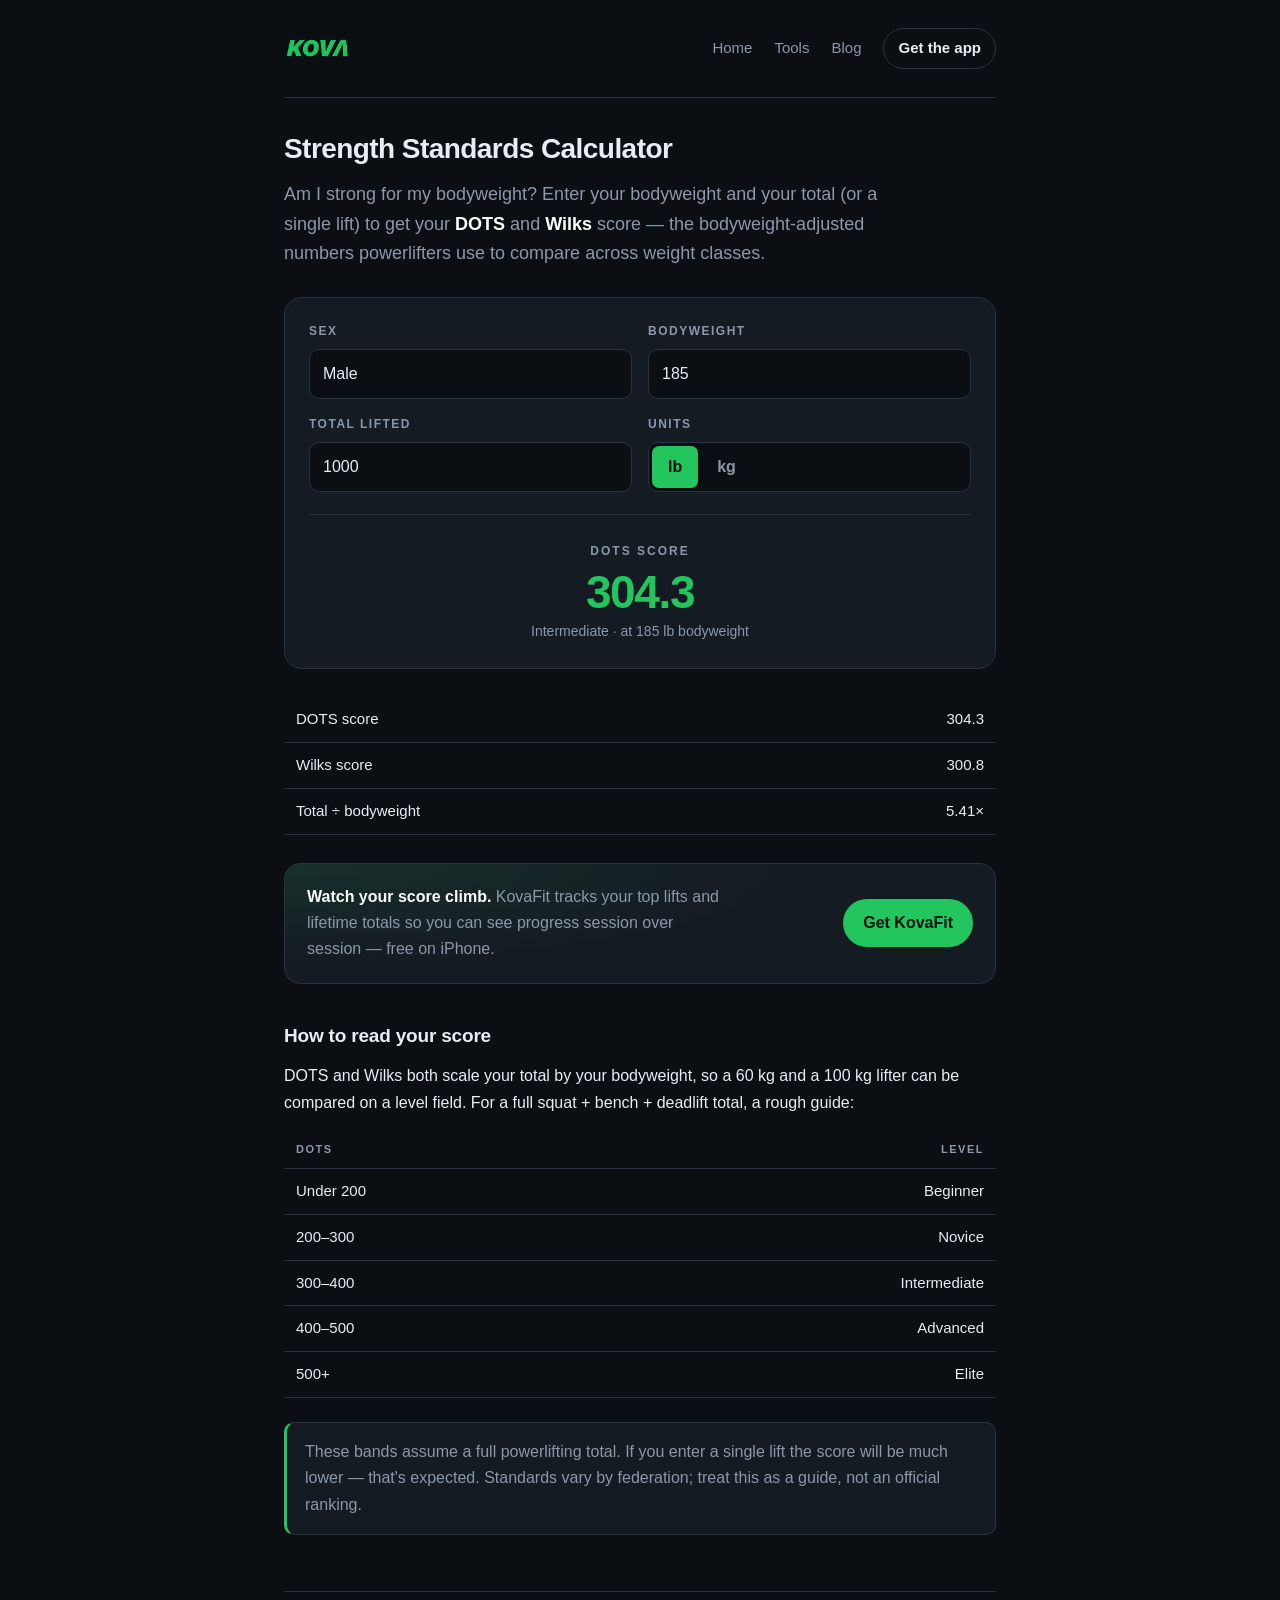
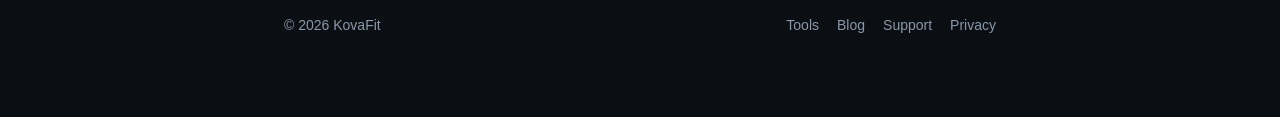
<file: tools/strength-standards-calculator/index.html>
<!doctype html>
<html lang="en">
  <head>
    <meta charset="utf-8" />
    <meta name="viewport" content="width=device-width, initial-scale=1" />
    <title>Strength Standards Calculator — DOTS &amp; Wilks Score | KovaFit</title>
    <meta name="description" content="Am I strong for my bodyweight? Free strength standards calculator. Enter your bodyweight and total to get your DOTS and Wilks score and see your strength level." />
    <link rel="canonical" href="https://kovafit.ca/tools/strength-standards-calculator/" />
    <meta name="theme-color" content="#0b0b0f" />
    <meta name="robots" content="index, follow, max-image-preview:large" />
    <link rel="icon" href="/assets/favicon.ico" sizes="any" />
    <link rel="icon" type="image/png" href="/assets/favicon.png" sizes="96x96" />
    <link rel="apple-touch-icon" href="/assets/apple-touch-icon.png" />
    <meta property="og:site_name" content="KovaFit" />
    <meta property="og:title" content="Strength Standards Calculator — DOTS &amp; Wilks Score" />
    <meta property="og:description" content="Enter your bodyweight and total to get your DOTS and Wilks score and see how strong you are for your size." />
    <meta property="og:type" content="website" />
    <meta property="og:url" content="https://kovafit.ca/tools/strength-standards-calculator/" />
    <script type="application/ld+json">
      {
        "@context": "https://schema.org",
        "@graph": [
          {
            "@type": "BreadcrumbList",
            "itemListElement": [
              { "@type": "ListItem", "position": 1, "name": "Home", "item": "https://kovafit.ca/" },
              { "@type": "ListItem", "position": 2, "name": "Tools", "item": "https://kovafit.ca/tools/" },
              { "@type": "ListItem", "position": 3, "name": "Strength Standards Calculator", "item": "https://kovafit.ca/tools/strength-standards-calculator/" }
            ]
          },
          {
            "@type": "FAQPage",
            "mainEntity": [
              {
                "@type": "Question",
                "name": "What is a DOTS score?",
                "acceptedAnswer": {
                  "@type": "Answer",
                  "text": "DOTS is a coefficient that scores a lifter's total relative to their bodyweight, so lifters of different sizes can be compared fairly. It's the modern successor to the Wilks formula and is used by many powerlifting federations to rank athletes."
                }
              },
              {
                "@type": "Question",
                "name": "What is a good Wilks or DOTS score?",
                "acceptedAnswer": {
                  "@type": "Answer",
                  "text": "For a full powerlifting total (squat, bench and deadlift), a rough guide is: under 200 is a beginner, 200–300 novice, 300–400 intermediate, 400–500 advanced, and 500 or more is elite. These bands are approximate and vary by federation and testing."
                }
              },
              {
                "@type": "Question",
                "name": "How is DOTS different from Wilks?",
                "acceptedAnswer": {
                  "@type": "Answer",
                  "text": "Both convert your total into a bodyweight-adjusted score, but DOTS uses an updated polynomial and a single formula shape for each sex. DOTS has largely replaced the original Wilks formula in modern competition."
                }
              }
            ]
          }
        ]
      }
    </script>
    <link rel="stylesheet" href="/styles.css" />
  </head>
  <body>
    <div class="wrap">
      <nav class="nav">
        <a class="brand" href="/">
          <img src="/assets/kova-logo.png" alt="KovaFit" height="26" />
        </a>
        <div class="nav-links">
          <a href="/">Home</a>
          <a href="/tools/">Tools</a>
          <a href="/blog/">Blog</a>
          <a class="nav-cta" href="https://apps.apple.com/ca/app/kova-workout-tracker-gym-log/id6780379828">Get the app</a>
        </div>
      </nav>

      <header class="doc-header">
        <h1>Strength Standards Calculator</h1>
      </header>
      <p class="lead">
        Am I strong for my bodyweight? Enter your bodyweight and your total (or a
        single lift) to get your <strong>DOTS</strong> and <strong>Wilks</strong>
        score — the bodyweight-adjusted numbers powerlifters use to compare
        across weight classes.
      </p>

      <div class="tool">
        <div class="tool-form">
          <div class="field">
            <label for="sex">Sex</label>
            <select id="sex">
              <option value="male" selected>Male</option>
              <option value="female">Female</option>
            </select>
          </div>
          <div class="field">
            <label for="bw">Bodyweight</label>
            <input id="bw" type="number" inputmode="decimal" min="0" step="0.5" value="185" />
          </div>
          <div class="field">
            <label for="total">Total lifted</label>
            <input id="total" type="number" inputmode="decimal" min="0" step="0.5" value="1000" />
          </div>
          <div class="field">
            <label>Units</label>
            <div class="seg" role="group" aria-label="Units">
              <button type="button" id="unit-lb" aria-pressed="true">lb</button>
              <button type="button" id="unit-kg" aria-pressed="false">kg</button>
            </div>
          </div>
        </div>

        <div class="result">
          <span class="result-label">DOTS score</span>
          <span class="result-value" id="dots-value">—</span>
          <span class="result-sub" id="level-sub"></span>
        </div>
      </div>

      <table class="data-table" aria-label="Scores">
        <tbody>
          <tr><td>DOTS score</td><td id="dots-cell">—</td></tr>
          <tr><td>Wilks score</td><td id="wilks-cell">—</td></tr>
          <tr><td>Total ÷ bodyweight</td><td id="ratio-cell">—</td></tr>
        </tbody>
      </table>

      <div class="tool-cta">
        <p><strong>Watch your score climb.</strong> KovaFit tracks your top lifts and lifetime totals so you can see progress session over session — free on iPhone.</p>
        <a class="btn" href="https://apps.apple.com/ca/app/kova-workout-tracker-gym-log/id6780379828">Get KovaFit</a>
      </div>

      <h2>How to read your score</h2>
      <p>
        DOTS and Wilks both scale your total by your bodyweight, so a 60&nbsp;kg
        and a 100&nbsp;kg lifter can be compared on a level field. For a full
        squat + bench + deadlift total, a rough guide:
      </p>
      <table class="data-table">
        <thead><tr><th>DOTS</th><th>Level</th></tr></thead>
        <tbody>
          <tr><td>Under 200</td><td>Beginner</td></tr>
          <tr><td>200–300</td><td>Novice</td></tr>
          <tr><td>300–400</td><td>Intermediate</td></tr>
          <tr><td>400–500</td><td>Advanced</td></tr>
          <tr><td>500+</td><td>Elite</td></tr>
        </tbody>
      </table>
      <div class="callout">
        <p>
          These bands assume a full powerlifting total. If you enter a single
          lift the score will be much lower — that's expected. Standards vary by
          federation; treat this as a guide, not an official ranking.
        </p>
      </div>

      <footer class="site">
        <div>© 2026 KovaFit</div>
        <div class="links">
          <a href="/tools/">Tools</a>
          <a href="/blog/">Blog</a>
          <a href="/support/">Support</a>
          <a href="/privacy/">Privacy</a>
        </div>
      </footer>
    </div>

    <script>
      (function () {
        var COEF = {
          dots: {
            male:   [-307.75076, 24.0900756, -0.1918759221, 0.0007391293, -0.000001093],
            female: [-57.96288, 13.6175032, -0.1126655495, 0.0005158568, -0.0000010706]
          },
          wilks: {
            male:   [-216.0475144, 16.2606339, -0.002388645, -0.00113732, 0.00000701863, -0.00000001291],
            female: [594.31747775582, -27.23842536447, 0.82112226871, -0.00930733913, 0.00004731582, -0.00000009054]
          }
        };

        var sexEl = document.getElementById("sex");
        var bwEl = document.getElementById("bw");
        var totalEl = document.getElementById("total");
        var dotsValue = document.getElementById("dots-value");
        var levelSub = document.getElementById("level-sub");
        var dotsCell = document.getElementById("dots-cell");
        var wilksCell = document.getElementById("wilks-cell");
        var ratioCell = document.getElementById("ratio-cell");
        var lbBtn = document.getElementById("unit-lb");
        var kgBtn = document.getElementById("unit-kg");
        var unit = "lb";
        var LB_TO_KG = 0.453592;

        function poly(c, x) {
          var sum = 0;
          for (var i = 0; i < c.length; i++) sum += c[i] * Math.pow(x, i);
          return sum;
        }
        function fmt(n) { return (Math.round(n * 10) / 10).toString(); }

        function level(d) {
          if (d < 200) return "Beginner";
          if (d < 300) return "Novice";
          if (d < 400) return "Intermediate";
          if (d < 500) return "Advanced";
          return "Elite";
        }

        function update() {
          var bw = parseFloat(bwEl.value);
          var total = parseFloat(totalEl.value);
          var sex = sexEl.value;

          if (!(bw > 0) || !(total > 0)) {
            dotsValue.textContent = "—";
            levelSub.textContent = "Enter your bodyweight and total.";
            dotsCell.textContent = wilksCell.textContent = ratioCell.textContent = "—";
            return;
          }

          var bwKg = unit === "kg" ? bw : bw * LB_TO_KG;
          var totalKg = unit === "kg" ? total : total * LB_TO_KG;

          var dots = totalKg * 500 / poly(COEF.dots[sex], bwKg);
          var wilks = totalKg * 500 / poly(COEF.wilks[sex], bwKg);

          dotsValue.textContent = fmt(dots);
          levelSub.textContent = level(dots) + " · at " + fmt(bw) + " " + unit + " bodyweight";
          dotsCell.textContent = fmt(dots);
          wilksCell.textContent = fmt(wilks);
          ratioCell.textContent = (Math.round((total / bw) * 100) / 100) + "×";
        }

        function setUnit(u) {
          if (u === unit) return;
          var bw = parseFloat(bwEl.value);
          var total = parseFloat(totalEl.value);
          function conv(v) {
            if (!(v > 0)) return v;
            return u === "kg"
              ? Math.round(v * LB_TO_KG * 2) / 2
              : Math.round((v / LB_TO_KG) * 2) / 2;
          }
          bwEl.value = conv(bw);
          totalEl.value = conv(total);
          unit = u;
          lbBtn.setAttribute("aria-pressed", String(u === "lb"));
          kgBtn.setAttribute("aria-pressed", String(u === "kg"));
          update();
        }

        sexEl.addEventListener("change", update);
        bwEl.addEventListener("input", update);
        totalEl.addEventListener("input", update);
        lbBtn.addEventListener("click", function () { setUnit("lb"); });
        kgBtn.addEventListener("click", function () { setUnit("kg"); });
        update();
      })();
    </script>
  </body>
</html>
</file>
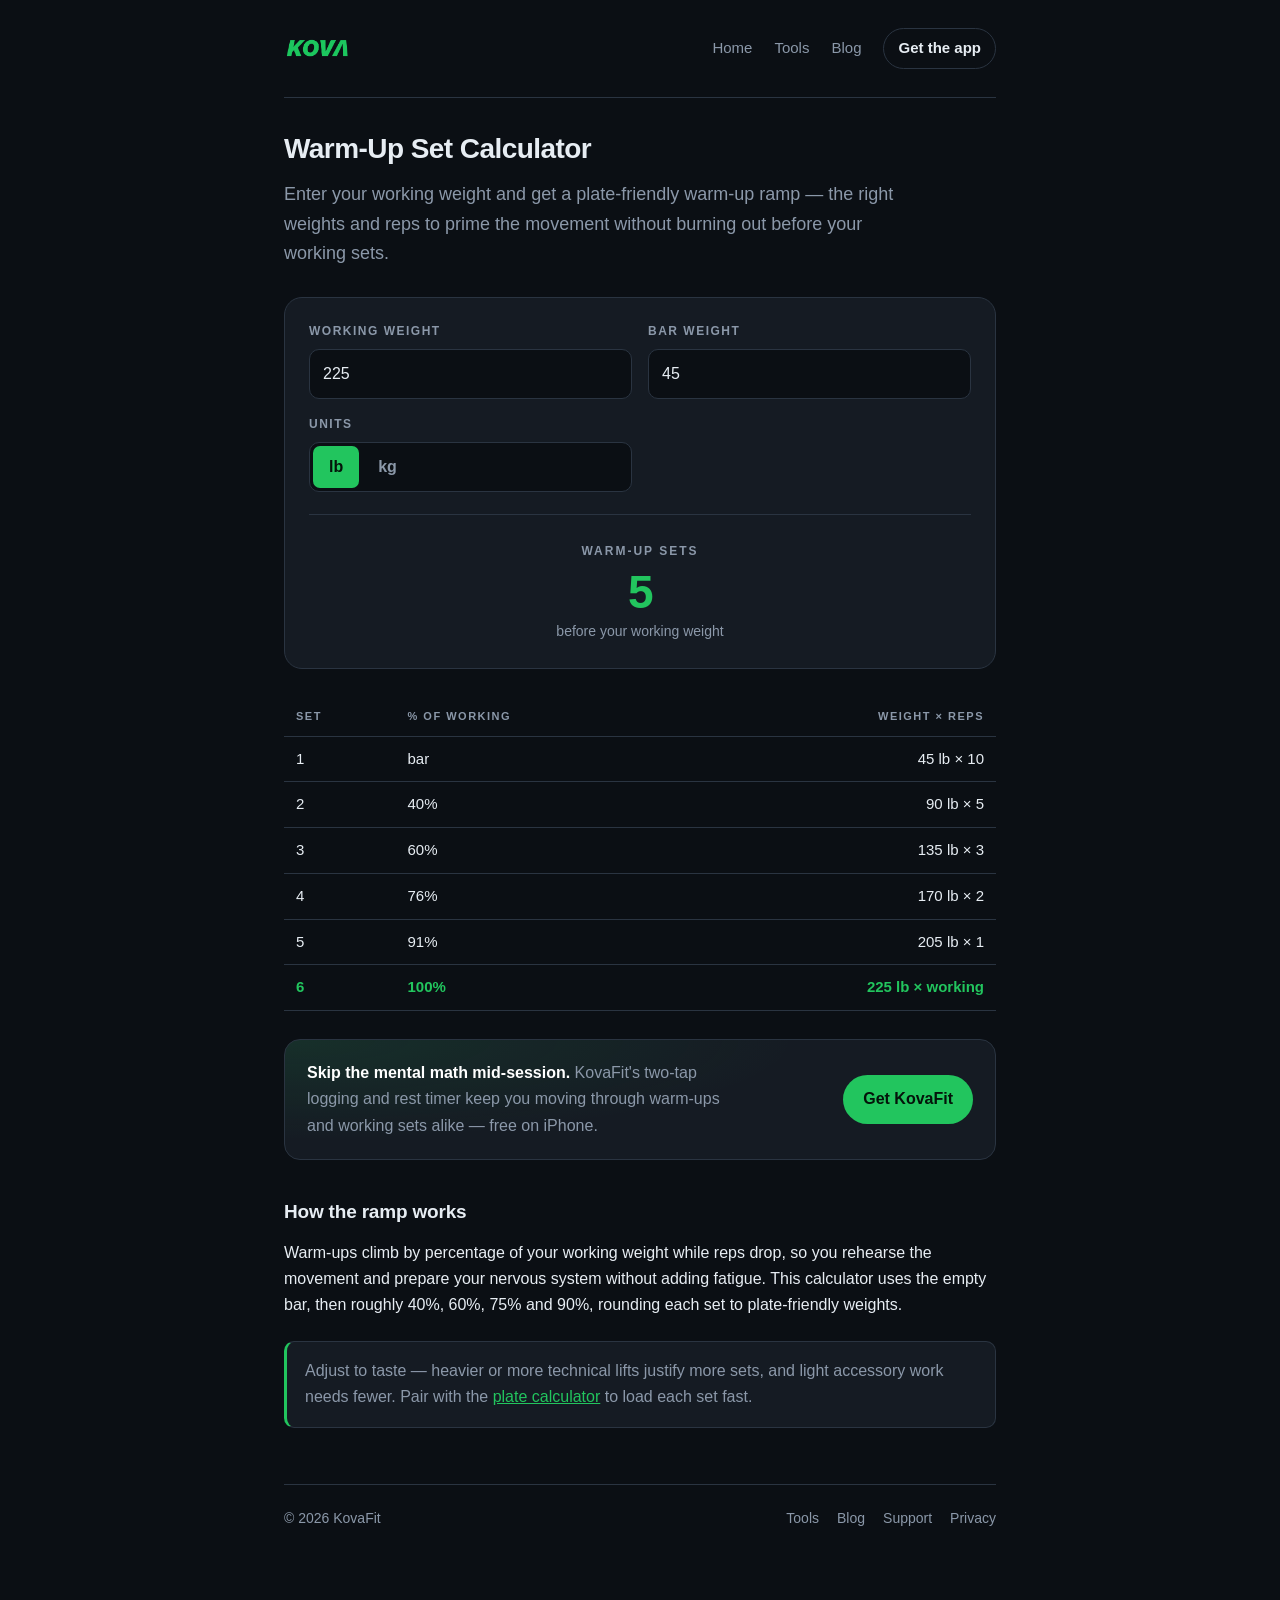
<file: tools/warmup-set-calculator/index.html>
<!doctype html>
<html lang="en">
  <head>
    <meta charset="utf-8" />
    <meta name="viewport" content="width=device-width, initial-scale=1" />
    <title>Warm-Up Set Calculator — Barbell Warm-Up Sets | KovaFit</title>
    <meta name="description" content="Free warm-up set calculator. Enter your working weight and get a plate-friendly barbell warm-up ramp — weights and reps for every warm-up set, in lb or kg." />
    <link rel="canonical" href="https://kovafit.ca/tools/warmup-set-calculator/" />
    <meta name="theme-color" content="#0b0b0f" />
    <meta name="robots" content="index, follow, max-image-preview:large" />
    <link rel="icon" href="/assets/favicon.ico" sizes="any" />
    <link rel="icon" type="image/png" href="/assets/favicon.png" sizes="96x96" />
    <link rel="apple-touch-icon" href="/assets/apple-touch-icon.png" />
    <meta property="og:site_name" content="KovaFit" />
    <meta property="og:title" content="Warm-Up Set Calculator" />
    <meta property="og:description" content="Enter your working weight and get a plate-friendly barbell warm-up ramp — weights and reps for every set." />
    <meta property="og:type" content="website" />
    <meta property="og:url" content="https://kovafit.ca/tools/warmup-set-calculator/" />
    <script type="application/ld+json">
      {
        "@context": "https://schema.org",
        "@graph": [
          {
            "@type": "BreadcrumbList",
            "itemListElement": [
              { "@type": "ListItem", "position": 1, "name": "Home", "item": "https://kovafit.ca/" },
              { "@type": "ListItem", "position": 2, "name": "Tools", "item": "https://kovafit.ca/tools/" },
              { "@type": "ListItem", "position": 3, "name": "Warm-Up Set Calculator", "item": "https://kovafit.ca/tools/warmup-set-calculator/" }
            ]
          },
          {
            "@type": "FAQPage",
            "mainEntity": [
              {
                "@type": "Question",
                "name": "How many warm-up sets should I do?",
                "acceptedAnswer": {
                  "@type": "Answer",
                  "text": "For most barbell lifts, three to five warm-up sets is plenty — starting with the empty bar and ramping up to your working weight, doing fewer reps as the weight climbs. Heavier top sets and colder conditions warrant a few more."
                }
              },
              {
                "@type": "Question",
                "name": "How much weight should each warm-up set add?",
                "acceptedAnswer": {
                  "@type": "Answer",
                  "text": "A common approach is to ramp by percentage of your working weight — roughly the empty bar, then about 40%, 60%, 75% and 90% — reducing reps as you go so you're primed but not fatigued for your working sets."
                }
              }
            ]
          }
        ]
      }
    </script>
    <link rel="stylesheet" href="/styles.css" />
  </head>
  <body>
    <div class="wrap">
      <nav class="nav">
        <a class="brand" href="/">
          <img src="/assets/kova-logo.png" alt="KovaFit" height="26" />
        </a>
        <div class="nav-links">
          <a href="/">Home</a>
          <a href="/tools/">Tools</a>
          <a href="/blog/">Blog</a>
          <a class="nav-cta" href="https://apps.apple.com/ca/app/kova-workout-tracker-gym-log/id6780379828">Get the app</a>
        </div>
      </nav>

      <header class="doc-header">
        <h1>Warm-Up Set Calculator</h1>
      </header>
      <p class="lead">
        Enter your working weight and get a plate-friendly warm-up ramp — the
        right weights and reps to prime the movement without burning out before
        your working sets.
      </p>

      <div class="tool">
        <div class="tool-form">
          <div class="field">
            <label for="working">Working weight</label>
            <input id="working" type="number" inputmode="decimal" min="0" step="0.5" value="225" />
          </div>
          <div class="field">
            <label for="bar">Bar weight</label>
            <input id="bar" type="number" inputmode="decimal" min="0" step="0.5" value="45" />
          </div>
          <div class="field">
            <label>Units</label>
            <div class="seg" role="group" aria-label="Units">
              <button type="button" id="unit-lb" aria-pressed="true">lb</button>
              <button type="button" id="unit-kg" aria-pressed="false">kg</button>
            </div>
          </div>
        </div>

        <div class="result">
          <span class="result-label">Warm-up sets</span>
          <span class="result-value" id="count-value">—</span>
          <span class="result-sub">before your working weight</span>
        </div>
      </div>

      <table class="data-table" id="warmup-table" aria-label="Warm-up sets">
        <thead>
          <tr><th>Set</th><th>% of working</th><th>Weight × reps</th></tr>
        </thead>
        <tbody></tbody>
      </table>

      <div class="tool-cta">
        <p><strong>Skip the mental math mid-session.</strong> KovaFit's two-tap logging and rest timer keep you moving through warm-ups and working sets alike — free on iPhone.</p>
        <a class="btn" href="https://apps.apple.com/ca/app/kova-workout-tracker-gym-log/id6780379828">Get KovaFit</a>
      </div>

      <h2>How the ramp works</h2>
      <p>
        Warm-ups climb by percentage of your working weight while reps drop, so
        you rehearse the movement and prepare your nervous system without adding
        fatigue. This calculator uses the empty bar, then roughly 40%, 60%, 75%
        and 90%, rounding each set to plate-friendly weights.
      </p>
      <div class="callout">
        <p>
          Adjust to taste — heavier or more technical lifts justify more sets,
          and light accessory work needs fewer. Pair with the
          <a href="/tools/plate-calculator/">plate calculator</a> to load each
          set fast.
        </p>
      </div>

      <footer class="site">
        <div>© 2026 KovaFit</div>
        <div class="links">
          <a href="/tools/">Tools</a>
          <a href="/blog/">Blog</a>
          <a href="/support/">Support</a>
          <a href="/privacy/">Privacy</a>
        </div>
      </footer>
    </div>

    <script>
      (function () {
        var workingEl = document.getElementById("working");
        var barEl = document.getElementById("bar");
        var countValue = document.getElementById("count-value");
        var tbody = document.querySelector("#warmup-table tbody");
        var lbBtn = document.getElementById("unit-lb");
        var kgBtn = document.getElementById("unit-kg");
        var unit = "lb";

        // {pct: fraction of working weight (null = empty bar), reps}
        var SCHEME = [
          { pct: null, reps: 10 },
          { pct: 0.40, reps: 5 },
          { pct: 0.60, reps: 3 },
          { pct: 0.75, reps: 2 },
          { pct: 0.90, reps: 1 }
        ];

        function step() { return unit === "kg" ? 2.5 : 5; }
        function roundTo(n, s) { return Math.round(n / s) * s; }
        function fmt(n) { return (Math.round(n * 10) / 10).toString().replace(/\.0$/, ""); }

        function update() {
          var working = parseFloat(workingEl.value);
          var bar = parseFloat(barEl.value);
          if (isNaN(bar) || bar < 0) bar = 0;

          if (!(working > 0)) {
            countValue.textContent = "—";
            tbody.innerHTML = "";
            return;
          }

          var s = step();
          var rows = "";
          var last = -1;
          var count = 0;
          for (var i = 0; i < SCHEME.length; i++) {
            var item = SCHEME[i];
            var wt;
            if (item.pct === null) {
              wt = bar > 0 ? bar : roundTo(working * 0.2, s);
            } else {
              wt = roundTo(working * item.pct, s);
              if (wt < bar) wt = bar; // never below the empty bar
            }
            // skip if not heavier than the previous set or at/above working weight
            if (wt <= last || wt >= working) continue;
            last = wt;
            count++;
            var pctLabel = item.pct === null
              ? "bar"
              : Math.round((wt / working) * 100) + "%";
            rows +=
              "<tr><td>" + count + "</td><td>" + pctLabel + "</td><td>" +
              fmt(wt) + " " + unit + " × " + item.reps + "</td></tr>";
          }
          // working set
          rows +=
            '<tr class="is-highlight"><td>' + (count + 1) +
            "</td><td>100%</td><td>" + fmt(working) + " " + unit +
            " × working</td></tr>";

          tbody.innerHTML = rows;
          countValue.textContent = count;
        }

        function setUnit(u) {
          if (u === unit) return;
          var w = parseFloat(workingEl.value);
          var b = parseFloat(barEl.value);
          function conv(v) {
            if (!(v > 0)) return v;
            return u === "kg"
              ? Math.round(v * 0.453592 * 2) / 2
              : Math.round((v / 0.453592) * 2) / 2;
          }
          workingEl.value = conv(w);
          barEl.value = u === "kg" ? 20 : 45;
          unit = u;
          lbBtn.setAttribute("aria-pressed", String(u === "lb"));
          kgBtn.setAttribute("aria-pressed", String(u === "kg"));
          update();
        }

        workingEl.addEventListener("input", update);
        barEl.addEventListener("input", update);
        lbBtn.addEventListener("click", function () { setUnit("lb"); });
        kgBtn.addEventListener("click", function () { setUnit("kg"); });
        update();
      })();
    </script>
  </body>
</html>
</file>
<file: styles.css>
:root {
  --bg: #0b0f14;
  --surface: #151b23;
  --surface-2: #1b2330;
  --border: #2a3441;
  --text: #e7edf3;
  --muted: #8b98a9;
  --green: #22c55e;
  --green-dim: #1aa34a;
}

* { box-sizing: border-box; }

html, body { height: 100%; }

body {
  margin: 0;
  background: var(--bg);
  color: var(--text);
  font: 16px/1.65 -apple-system, BlinkMacSystemFont, "Segoe UI", Roboto, Helvetica, Arial, sans-serif;
  -webkit-font-smoothing: antialiased;
}

a { color: var(--green); }
a:hover { color: #4ade80; }

strong { color: #fff; }

code {
  background: var(--surface);
  border: 1px solid var(--border);
  border-radius: 6px;
  padding: 2px 6px;
  font-size: 14px;
}

/* ============================================================
   Shared: document-style legal pages (support / privacy / terms)
   These use the narrow .wrap container. Left intentionally intact.
   ============================================================ */
.wrap { max-width: 760px; margin: 0 auto; padding: 28px 24px 80px; }

/* Top navigation (legal pages) */
.nav {
  display: flex;
  align-items: center;
  justify-content: space-between;
  padding-bottom: 28px;
  margin-bottom: 28px;
  border-bottom: 1px solid var(--border);
}
.brand {
  display: flex;
  align-items: center;
  gap: 10px;
  text-decoration: none;
  color: var(--text);
  font-weight: 600;
  letter-spacing: -0.01em;
}
.brand img { flex: none; display: block; }
.nav-links {
  display: flex;
  align-items: center;
  gap: 22px;
}
.nav-links a {
  color: var(--muted);
  text-decoration: none;
  font-size: 15px;
}
.nav-links a:hover,
.nav-links a[aria-current="page"] {
  color: var(--text);
}
.nav-links a.nav-cta {
  color: var(--text);
  padding: 7px 14px;
  border: 1px solid var(--border);
  border-radius: 999px;
  font-weight: 600;
  white-space: nowrap;
}
.nav-links a.nav-cta:hover {
  border-color: var(--green);
  color: var(--green);
}

/* Document header + typography (legal pages) */
header.doc-header {
  display: flex;
  align-items: center;
  gap: 14px;
  margin-bottom: 8px;
}
header.doc-header img { flex: none; display: block; }
h1 { font-size: 28px; margin: 0; letter-spacing: -0.02em; }
.updated { color: var(--muted); font-size: 14px; margin: 0 0 32px; }
h2 {
  font-size: 19px;
  margin: 36px 0 12px;
  padding-top: 20px;
  border-top: 1px solid var(--border);
  letter-spacing: -0.01em;
}
h2:first-of-type { border-top: 0; padding-top: 0; }
p { margin: 0 0 14px; }
ul { margin: 0 0 14px; padding-left: 22px; }
li { margin-bottom: 8px; }

/* Eyebrow label (mirrors the app's uppercase section labels) */
.eyebrow {
  display: block;
  font-size: 11px;
  font-weight: 700;
  text-transform: uppercase;
  letter-spacing: 2.5px;
  color: var(--muted);
}

/* ============================================================
   Home / landing page
   ============================================================ */
.container {
  width: 100%;
  max-width: 1140px;
  margin: 0 auto;
  padding: 0 28px;
}

/* Reset the legal-page heading treatment inside the landing page */
.home h1,
.home h2,
.home h3 {
  border-top: 0;
  padding-top: 0;
  margin: 0;
}

/* Sticky header */
.site-header {
  position: sticky;
  top: 0;
  z-index: 50;
  background: rgba(11, 15, 20, 0.72);
  backdrop-filter: saturate(140%) blur(12px);
  -webkit-backdrop-filter: saturate(140%) blur(12px);
  border-bottom: 1px solid var(--border);
}
.header-inner {
  display: flex;
  align-items: center;
  justify-content: space-between;
  height: 66px;
}

/* Hero */
.hero {
  position: relative;
  overflow: hidden;
  padding: 84px 0 72px;
}
.hero::before {
  content: "";
  position: absolute;
  top: -220px;
  left: 50%;
  transform: translateX(-50%);
  width: 1200px;
  height: 720px;
  background: radial-gradient(45% 45% at 50% 40%, rgba(34, 197, 94, 0.18), transparent 72%);
  filter: blur(10px);
  pointer-events: none;
  z-index: 0;
}
.hero-grid {
  position: relative;
  z-index: 1;
  display: grid;
  grid-template-columns: 1.02fr 0.98fr;
  align-items: center;
  gap: 48px;
}
.hero-copy .eyebrow { margin-bottom: 18px; }
.hero-copy h1 {
  font-size: clamp(40px, 5.4vw, 62px);
  line-height: 1.03;
  letter-spacing: -0.038em;
  font-weight: 800;
  margin-bottom: 20px;
}
.hero-copy .tagline {
  font-size: 18px;
  color: var(--muted);
  max-width: 520px;
  margin-bottom: 30px;
}

/* App store badges */
.store-row {
  display: flex;
  flex-wrap: wrap;
  gap: 12px;
  margin-bottom: 18px;
}
.store-row--center { justify-content: center; }
.store-badge {
  display: inline-flex;
  align-items: center;
  gap: 11px;
  padding: 10px 18px 10px 15px;
  border-radius: 12px;
  background: #fff;
  color: #000;
  text-decoration: none;
  border: 1px solid #fff;
  transition: transform 120ms ease, box-shadow 120ms ease;
}
.store-badge:hover {
  color: #000;
  transform: translateY(-1px);
  box-shadow: 0 8px 22px rgba(0, 0, 0, 0.35);
}
.store-badge svg { flex: none; }
.store-badge-text {
  display: flex;
  flex-direction: column;
  line-height: 1.05;
  text-align: left;
}
.store-badge-text small {
  font-size: 10px;
  letter-spacing: 0.02em;
  opacity: 0.7;
}
.store-badge-text strong {
  color: inherit;
  font-size: 19px;
  font-weight: 600;
  letter-spacing: -0.01em;
}
.store-badge--soon {
  background: transparent;
  color: var(--muted);
  border: 1px solid var(--border);
  cursor: default;
}
.store-badge--soon:hover {
  transform: none;
  box-shadow: none;
  color: var(--muted);
}
.store-badge--soon .store-badge-text strong { color: var(--text); }

/* Rating / social-proof line */
.rating-row {
  display: flex;
  align-items: center;
  gap: 10px;
  font-size: 14px;
  color: var(--muted);
  margin: 4px 0 0;
}
.rating-row .stars {
  color: var(--green);
  letter-spacing: 2px;
  font-size: 14px;
}

/* Hero 3D render */
.hero-art {
  position: relative;
  z-index: 1;
  display: flex;
  justify-content: center;
}
.hero-render {
  width: 100%;
  max-width: 560px;
  height: auto;
  filter: drop-shadow(0 40px 60px rgba(0, 0, 0, 0.55));
}

/* Stats strip */
.stats-strip {
  border-top: 1px solid var(--border);
  border-bottom: 1px solid var(--border);
  background: var(--surface);
}
.stats-inner {
  display: grid;
  grid-template-columns: repeat(3, 1fr);
  gap: 12px;
  padding-top: 30px;
  padding-bottom: 30px;
}
.stat {
  display: flex;
  flex-direction: column;
  gap: 6px;
  text-align: center;
}
.stat-value {
  font-size: 32px;
  font-weight: 800;
  letter-spacing: -0.03em;
  color: var(--text);
}
.stat-label {
  font-size: 11px;
  font-weight: 700;
  text-transform: uppercase;
  letter-spacing: 2px;
  color: var(--muted);
}

/* Alternating feature blocks */
.feature-block { padding: 84px 0; }
.feature-block + .feature-block { padding-top: 0; }
.feature-row {
  display: grid;
  grid-template-columns: 1fr 1fr;
  align-items: center;
  gap: 56px;
}
.feature-row--rev .feature-text { order: 2; }
.feature-row--rev .feature-media { order: 1; }
.feature-text .eyebrow { margin-bottom: 16px; }
.feature-text h2 {
  font-size: clamp(28px, 3.4vw, 38px);
  font-weight: 800;
  letter-spacing: -0.03em;
  line-height: 1.1;
  margin-bottom: 14px;
}
.feature-text p {
  color: var(--muted);
  font-size: 17px;
  max-width: 480px;
  margin-bottom: 20px;
}
.ticks {
  list-style: none;
  padding: 0;
  margin: 0;
  display: flex;
  flex-direction: column;
  gap: 10px;
}
.ticks li {
  position: relative;
  padding-left: 30px;
  color: var(--text);
  font-size: 15.5px;
  margin: 0;
}
.ticks li::before {
  content: "";
  position: absolute;
  left: 0;
  top: 3px;
  width: 18px;
  height: 18px;
  border-radius: 50%;
  background: rgba(34, 197, 94, 0.16);
  box-shadow: inset 0 0 0 1px rgba(34, 197, 94, 0.4);
}
.ticks li::after {
  content: "";
  position: absolute;
  left: 6px;
  top: 8px;
  width: 6px;
  height: 3px;
  border-left: 2px solid var(--green);
  border-bottom: 2px solid var(--green);
  transform: rotate(-45deg);
}
.feature-media {
  display: flex;
  justify-content: center;
}

/* One iPhone frame (used inside feature blocks) */
.phone {
  position: relative;
  flex: 0 0 auto;
  width: 268px;
  aspect-ratio: 1179 / 2556;
  margin: 0;
  padding: 9px;
  border-radius: 46px;
  background: linear-gradient(150deg, #3a4453 0%, #171d26 45%, #0d1219 100%);
  box-shadow:
    0 2px 3px rgba(255, 255, 255, 0.12) inset,
    0 30px 60px -18px rgba(0, 0, 0, 0.75),
    0 8px 22px rgba(0, 0, 0, 0.5);
}
.phone-island {
  position: absolute;
  top: 3.6%;
  left: 50%;
  transform: translateX(-50%);
  width: 30%;
  max-width: 82px;
  height: 4%;
  background: #000;
  border-radius: 999px;
  z-index: 3;
}
.phone-screen {
  display: block;
  width: 100%;
  height: 100%;
  border-radius: 38px;
  overflow: hidden;
  background: #000;
}
.phone-screen img {
  display: block;
  width: 100%;
  height: 100%;
  object-fit: cover;
}

/* Pre-framed device renders (frame baked into the PNG) */
.device {
  margin: 0;
  display: flex;
  justify-content: center;
}
.device-shot {
  display: block;
  width: 300px;
  max-width: 100%;
  height: auto;
}

/* Secondary feature grid */
.feature-grid-wrap {
  padding: 84px 0;
  border-top: 1px solid var(--border);
}
.section-head {
  text-align: center;
  max-width: 620px;
  margin: 0 auto 44px;
}
.section-head .eyebrow { margin-bottom: 14px; }
.section-head h2 {
  font-size: clamp(28px, 3.4vw, 38px);
  font-weight: 800;
  letter-spacing: -0.03em;
  line-height: 1.1;
}
.feature-grid {
  display: grid;
  grid-template-columns: repeat(3, 1fr);
  gap: 16px;
}
.card {
  background: var(--surface);
  border: 1px solid var(--border);
  border-radius: 16px;
  padding: 22px 22px 24px;
  transition: border-color 150ms ease, transform 150ms ease;
}
.card:hover {
  border-color: #3a4657;
  transform: translateY(-2px);
}
.card h3 {
  font-size: 17px;
  margin-bottom: 8px;
  letter-spacing: -0.01em;
}
.card p {
  margin: 0;
  color: var(--muted);
  font-size: 14.5px;
  line-height: 1.55;
}

/* Final call-to-action band */
.cta-final {
  padding: 88px 0 96px;
  border-top: 1px solid var(--border);
}
.cta-inner {
  text-align: center;
  position: relative;
  padding: 56px 28px;
  border-radius: 28px;
  background:
    radial-gradient(120% 100% at 50% 0%, rgba(34, 197, 94, 0.12), transparent 60%),
    var(--surface);
  border: 1px solid var(--border);
}
.cta-icon {
  border-radius: 18px;
  margin-bottom: 18px;
  box-shadow: 0 10px 26px rgba(0, 0, 0, 0.4);
}
.cta-final h2 {
  font-size: clamp(26px, 3.2vw, 34px);
  font-weight: 800;
  letter-spacing: -0.025em;
  margin-bottom: 8px;
}
.cta-final p {
  color: var(--muted);
  margin-bottom: 24px;
}

/* Landing-page footer */
.site-footer {
  border-top: 1px solid var(--border);
  background: var(--surface);
}
.footer-inner {
  display: flex;
  flex-wrap: wrap;
  align-items: center;
  justify-content: space-between;
  gap: 16px;
  padding-top: 26px;
  padding-bottom: 26px;
  color: var(--muted);
  font-size: 14px;
}
.footer-brand {
  display: flex;
  align-items: center;
  gap: 12px;
}
.footer-brand img { display: block; opacity: 0.9; }
.footer-links { display: flex; gap: 20px; }
.footer-links a { color: var(--muted); text-decoration: none; }
.footer-links a:hover { color: var(--text); }

/* ============================================================
   Support-page extras (legal)
   ============================================================ */
.faq {
  display: flex;
  flex-direction: column;
  gap: 10px;
  margin: 8px 0 24px;
}
.faq details {
  background: var(--surface);
  border: 1px solid var(--border);
  border-radius: 12px;
  padding: 14px 16px;
}
.faq details[open] { background: var(--surface-2); }
.faq summary {
  cursor: pointer;
  font-weight: 600;
  list-style: none;
  display: flex;
  align-items: center;
  justify-content: space-between;
  gap: 12px;
}
.faq summary::-webkit-details-marker { display: none; }
.faq summary::after {
  content: "+";
  color: var(--muted);
  font-weight: 400;
  font-size: 20px;
  line-height: 1;
}
.faq details[open] summary::after { content: "−"; }
.faq .answer {
  margin-top: 10px;
  color: var(--muted);
}
.faq .answer p:last-child { margin-bottom: 0; }

.contact-card {
  background: var(--surface);
  border: 1px solid var(--border);
  border-radius: 14px;
  padding: 20px 22px;
  margin: 8px 0 24px;
}
.contact-card h3 { margin: 0 0 6px; font-size: 17px; }
.contact-card p { margin: 0; color: var(--muted); }
.contact-card .email {
  display: inline-block;
  margin-top: 10px;
  font-weight: 600;
}

/* Legal-page footer */
footer.site {
  margin-top: 56px;
  padding-top: 22px;
  border-top: 1px solid var(--border);
  display: flex;
  flex-wrap: wrap;
  align-items: center;
  justify-content: space-between;
  gap: 14px;
  color: var(--muted);
  font-size: 14px;
}
footer.site .links { display: flex; gap: 18px; }
footer.site a { color: var(--muted); text-decoration: none; }
footer.site a:hover { color: var(--text); }

/* ============================================================
   Tools & blog (narrow .wrap pages)
   ============================================================ */
.lead {
  font-size: 18px;
  color: var(--muted);
  margin: 0 0 28px;
  max-width: 620px;
}

/* Card grid used by the tools hub and blog index */
.link-grid {
  display: grid;
  grid-template-columns: repeat(2, 1fr);
  gap: 14px;
  margin: 8px 0 8px;
}
.link-card {
  display: block;
  background: var(--surface);
  border: 1px solid var(--border);
  border-radius: 16px;
  padding: 20px 22px;
  text-decoration: none;
  color: var(--text);
  transition: border-color 150ms ease, transform 150ms ease;
}
.link-card:hover {
  color: var(--text);
  border-color: #3a4657;
  transform: translateY(-2px);
}
.link-card h3 { margin: 0 0 6px; font-size: 17px; letter-spacing: -0.01em; }
.link-card p { margin: 0; color: var(--muted); font-size: 14.5px; line-height: 1.55; }
.link-card .tag {
  display: inline-block;
  margin-bottom: 10px;
  font-size: 11px;
  font-weight: 700;
  text-transform: uppercase;
  letter-spacing: 1.5px;
  color: var(--green);
}

/* Interactive calculator surface */
.tool {
  background: var(--surface);
  border: 1px solid var(--border);
  border-radius: 18px;
  padding: 24px;
  margin: 8px 0 28px;
}
.tool-form {
  display: grid;
  grid-template-columns: 1fr 1fr;
  gap: 16px;
}
.field { display: flex; flex-direction: column; gap: 7px; }
.field label {
  font-size: 12px;
  font-weight: 700;
  text-transform: uppercase;
  letter-spacing: 1.5px;
  color: var(--muted);
}
.field input,
.field select {
  width: 100%;
  background: var(--bg);
  border: 1px solid var(--border);
  border-radius: 10px;
  color: var(--text);
  font: inherit;
  font-size: 16px;
  padding: 11px 13px;
  -webkit-appearance: none;
  appearance: none;
}
.field input:focus,
.field select:focus {
  outline: none;
  border-color: var(--green);
  box-shadow: 0 0 0 3px rgba(34, 197, 94, 0.16);
}

/* Segmented unit toggle */
.seg {
  display: inline-flex;
  background: var(--bg);
  border: 1px solid var(--border);
  border-radius: 10px;
  padding: 3px;
  gap: 3px;
}
.seg button {
  border: 0;
  background: transparent;
  color: var(--muted);
  font: inherit;
  font-weight: 600;
  padding: 8px 16px;
  border-radius: 7px;
  cursor: pointer;
}
.seg button[aria-pressed="true"] {
  background: var(--green);
  color: #04140a;
}

/* Headline result */
.result {
  margin-top: 22px;
  padding-top: 22px;
  border-top: 1px solid var(--border);
  text-align: center;
}
.result .result-label {
  font-size: 12px;
  font-weight: 700;
  text-transform: uppercase;
  letter-spacing: 2px;
  color: var(--muted);
}
.result .result-value {
  display: block;
  font-size: 46px;
  font-weight: 800;
  letter-spacing: -0.03em;
  color: var(--green);
  margin: 4px 0 2px;
  line-height: 1.05;
}
.result .result-sub { font-size: 14px; color: var(--muted); }

/* Data tables (rep-max chart, plate breakdown) */
.data-table { width: 100%; border-collapse: collapse; margin: 8px 0 24px; font-size: 15px; }
.data-table th,
.data-table td { text-align: left; padding: 10px 12px; border-bottom: 1px solid var(--border); }
.data-table th {
  font-size: 11px;
  text-transform: uppercase;
  letter-spacing: 1.5px;
  color: var(--muted);
  font-weight: 700;
}
.data-table td:last-child,
.data-table th:last-child { text-align: right; }
.data-table tbody tr:hover { background: var(--surface); }
.data-table .is-highlight td { color: var(--green); font-weight: 700; }

/* Inline CTA back to the app */
.tool-cta {
  display: flex;
  flex-wrap: wrap;
  align-items: center;
  justify-content: space-between;
  gap: 14px;
  background:
    radial-gradient(120% 140% at 0% 0%, rgba(34, 197, 94, 0.12), transparent 60%),
    var(--surface);
  border: 1px solid var(--border);
  border-radius: 16px;
  padding: 20px 22px;
  margin: 28px 0;
}
.tool-cta p { margin: 0; color: var(--muted); max-width: 420px; }
.tool-cta strong { color: #fff; }
.btn {
  display: inline-flex;
  align-items: center;
  gap: 8px;
  background: var(--green);
  color: #04140a;
  font-weight: 700;
  text-decoration: none;
  padding: 11px 20px;
  border-radius: 999px;
  white-space: nowrap;
  transition: transform 120ms ease, box-shadow 120ms ease;
}
.btn:hover { color: #04140a; transform: translateY(-1px); box-shadow: 0 8px 22px rgba(0,0,0,0.35); }

/* Article body */
.post-meta { color: var(--muted); font-size: 14px; margin: 0 0 28px; }
.post h2 { font-size: 22px; }
.post h3 {
  font-size: 17px;
  margin: 28px 0 10px;
  letter-spacing: -0.01em;
}
.post p, .post li { font-size: 16.5px; }
.callout {
  background: var(--surface);
  border: 1px solid var(--border);
  border-left: 3px solid var(--green);
  border-radius: 10px;
  padding: 16px 18px;
  margin: 22px 0;
  color: var(--muted);
}
.callout p:last-child { margin-bottom: 0; }

@media (max-width: 620px) {
  .link-grid { grid-template-columns: 1fr; }
  .tool-form { grid-template-columns: 1fr; }
  .result .result-value { font-size: 38px; }
}

/* ============================================================
   Responsive
   ============================================================ */
@media (max-width: 900px) {
  .hero { padding: 56px 0 48px; }
  .hero-grid {
    grid-template-columns: 1fr;
    gap: 36px;
    text-align: center;
  }
  .hero-copy .tagline { margin-left: auto; margin-right: auto; }
  .hero-copy .store-row { justify-content: center; }
  .hero-copy .rating-row { justify-content: center; }
  .hero-art { order: -1; }
  .hero-render { max-width: 440px; }

  .feature-block { padding: 60px 0; }
  .feature-row {
    grid-template-columns: 1fr;
    gap: 32px;
    text-align: center;
  }
  .feature-row--rev .feature-text { order: 2; }
  .feature-row--rev .feature-media { order: 1; }
  .feature-text p { margin-left: auto; margin-right: auto; }
  .feature-text .ticks { max-width: 380px; margin: 0 auto; text-align: left; }

  .feature-grid { grid-template-columns: repeat(2, 1fr); }
  .feature-grid-wrap { padding: 60px 0; }
}

@media (max-width: 620px) {
  .container { padding: 0 20px; }
  .header-inner { height: 60px; }
  .nav-links { gap: 14px; }
  .nav-links a { font-size: 14px; }
  .nav-links a.nav-cta { padding: 6px 12px; }

  .hero { padding: 40px 0 40px; }
  .hero-copy h1 { font-size: 38px; }
  .hero-copy .tagline { font-size: 16px; }
  .store-row { gap: 10px; }
  .store-badge { flex: 1 1 auto; justify-content: center; }

  .stat-value { font-size: 26px; }
  .stat-label { font-size: 10px; letter-spacing: 1.5px; }

  .feature-grid { grid-template-columns: 1fr; }
  .phone { width: 220px; }

  .cta-final { padding: 60px 0 68px; }
  .cta-inner { padding: 40px 20px; }

  .footer-inner { justify-content: center; text-align: center; }
}

@media (max-width: 380px) {
  .nav-links a:not(.nav-cta) { display: none; }
}
</file>
